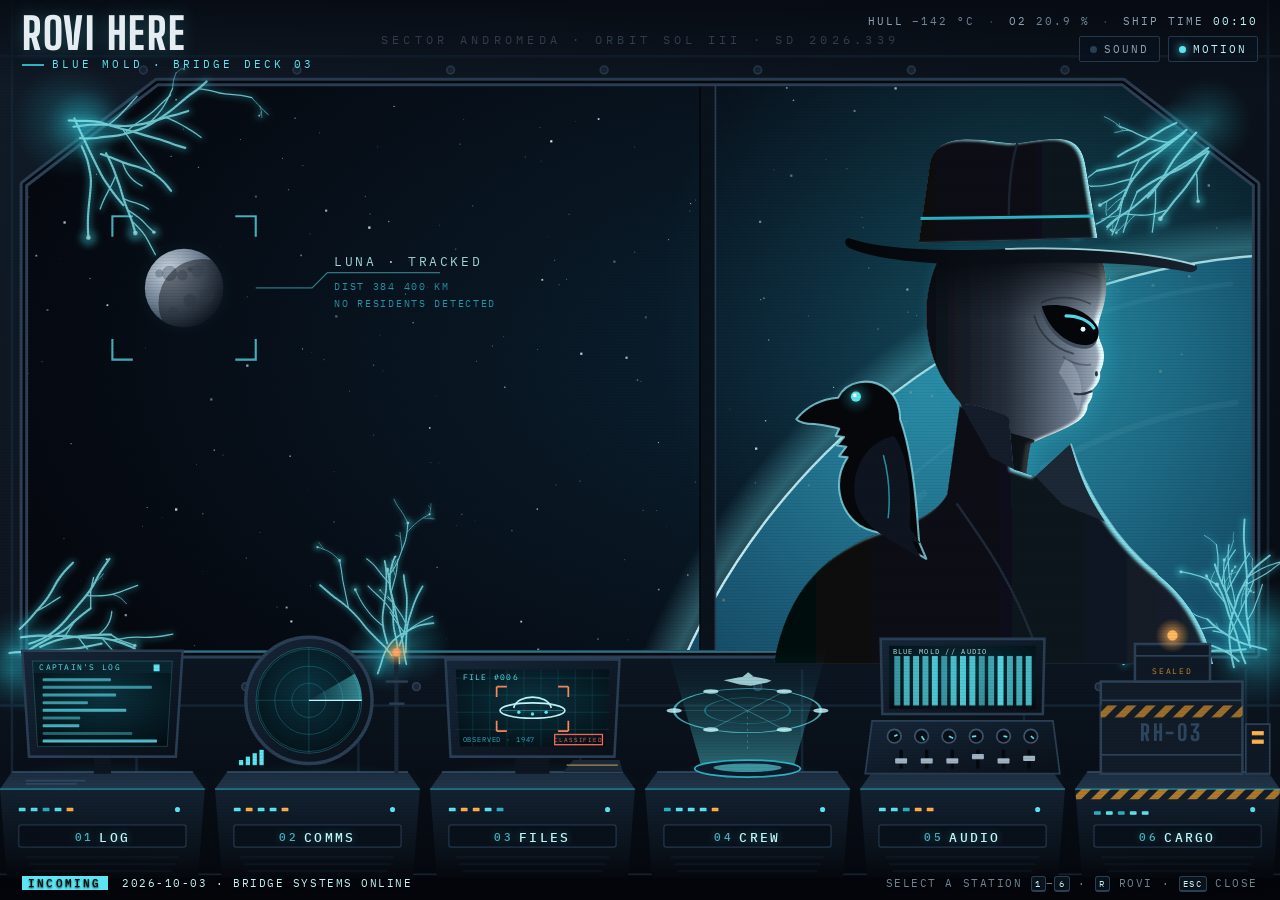
<file: index.html>
<!doctype html>
<html lang="en" class="no-js">
<head>
<meta charset="utf-8">
<meta name="viewport" content="width=device-width, initial-scale=1, viewport-fit=cover">
<title>Rovi Here · Bridge of the Blue Mold</title>
<meta name="description" content="Step onto the bridge of the Blue Mold. Rovi Here, a grey observer from Sector Andromeda, and Shadow, his cybernetic raven: Rovi on Earth Files, Blue Mold sci-fi horror metalcore, comms and cargo bay.">
<meta name="theme-color" content="#05080F">
<meta name="color-scheme" content="dark">
<!-- SITE-URL: run `python3 tools/set_site_url.py https://USER.github.io/REPO/` to make og:image / og:url absolute (needed by X, Facebook, Discord previews) -->
<link rel="canonical" href="https://kkruk93-ux.github.io/">
<meta property="og:type" content="website">
<meta property="og:site_name" content="Rovi Here">
<meta property="og:title" content="Rovi Here · Bridge of the Blue Mold">
<meta property="og:description" content="The file or nothing. Step onto the bridge: Rovi on Earth Files, Blue Mold music, comms and cargo bay.">
<meta property="og:url" content="https://kkruk93-ux.github.io/">
<meta property="og:image" content="https://kkruk93-ux.github.io/assets/img/og-image.png">
<meta property="og:image:width" content="1200">
<meta property="og:image:height" content="630">
<meta property="og:image:alt" content="Rovi Here, a grey alien in a black fedora with Shadow the cybernetic raven, aboard the Blue Mold above Earth.">
<meta name="twitter:card" content="summary_large_image">
<meta name="twitter:site" content="@RoviHere">
<meta name="twitter:title" content="Rovi Here · Bridge of the Blue Mold">
<meta name="twitter:description" content="The file or nothing. Step onto the bridge of the Blue Mold.">
<meta name="twitter:image" content="https://kkruk93-ux.github.io/assets/img/og-image.png">
<link rel="icon" href="assets/img/favicon-32.png" sizes="32x32" type="image/png">
<link rel="icon" href="assets/img/icon-192.png" sizes="192x192" type="image/png">
<link rel="apple-touch-icon" href="assets/img/apple-touch-icon.png">
<link rel="manifest" href="site.webmanifest">
<link rel="preload" href="assets/fonts/BigShouldersDisplay-var.woff2" as="font" type="font/woff2" crossorigin>
<link rel="preload" href="assets/fonts/IBMPlexMono-Regular-Latin1.woff2" as="font" type="font/woff2" crossorigin>
<link rel="stylesheet" href="css/style.css">
<script>document.documentElement.classList.replace('no-js','js');try{if(localStorage.getItem('rh-motion')==='off')document.documentElement.classList.add('rm')}catch(e){}</script>
</head>
<body>
<a class="skip" href="#stations">Skip to bridge stations</a>

<main id="app" class="app">
  <canvas id="stars" class="stars" aria-hidden="true"></canvas>

  <svg id="scene" class="scene" viewBox="0 0 1600 900" preserveAspectRatio="xMidYMid slice" aria-hidden="true" focusable="false" xmlns="http://www.w3.org/2000/svg">
<!-- SCENE:START -->
<defs>
<linearGradient id="gDeskFront" x1="0" y1="0" x2="0" y2="1"><stop offset="0" stop-color="#132232"/><stop offset="1" stop-color="#060A10"/></linearGradient>
<linearGradient id="gDeskTop" x1="0" y1="0" x2="0" y2="1"><stop offset="0" stop-color="#1B2C3E"/><stop offset="1" stop-color="#22374C"/></linearGradient>
<linearGradient id="gBezel" x1="0" y1="0" x2="1" y2="1"><stop offset="0" stop-color="#16273A"/><stop offset="1" stop-color="#090F17"/></linearGradient>
<radialGradient id="gScreen" cx="50%" cy="40%" r="75%"><stop offset="0" stop-color="#0B3340"/><stop offset="1" stop-color="#030C12"/></radialGradient>
<radialGradient id="gGlow" cx="50%" cy="50%" r="50%"><stop offset="0" stop-color="#5CE6F2" stop-opacity=".55"/><stop offset=".45" stop-color="#2BB3C4" stop-opacity=".18"/><stop offset="1" stop-color="#1E7F94" stop-opacity="0"/></radialGradient>
<radialGradient id="gGlowSoft" cx="50%" cy="50%" r="50%"><stop offset="0" stop-color="#2BB3C4" stop-opacity=".35"/><stop offset="1" stop-color="#1E7F94" stop-opacity="0"/></radialGradient>
<radialGradient id="gAmber" cx="50%" cy="50%" r="50%"><stop offset="0" stop-color="#FFC46B" stop-opacity=".8"/><stop offset="1" stop-color="#FF9A3C" stop-opacity="0"/></radialGradient>
<linearGradient id="gSweep" x1="0" y1="0" x2="1" y2="0"><stop offset="0" stop-color="#5CE6F2" stop-opacity="0"/><stop offset="1" stop-color="#5CE6F2" stop-opacity=".55"/></linearGradient>
<linearGradient id="gHolo" x1="0" y1="1" x2="0" y2="0"><stop offset="0" stop-color="#5CE6F2" stop-opacity=".42"/><stop offset=".7" stop-color="#2BB3C4" stop-opacity=".08"/><stop offset="1" stop-color="#2BB3C4" stop-opacity="0"/></linearGradient>
<pattern id="pHazard" width="16" height="16" patternUnits="userSpaceOnUse" patternTransform="rotate(45)"><rect width="16" height="16" fill="#151C24"/><rect width="8" height="16" fill="#C98A2E"/></pattern>
<radialGradient id="gEarth" cx="22%" cy="10%" r="95%"><stop offset="0" stop-color="#2A86A3"/><stop offset=".35" stop-color="#0F3A55"/><stop offset="1" stop-color="#030810"/></radialGradient>
<radialGradient id="gEarthAtm" cx="50%" cy="50%" r="50%"><stop offset=".9" stop-color="#6FDDEB" stop-opacity="0"/><stop offset=".955" stop-color="#6FDDEB" stop-opacity=".35"/><stop offset="1" stop-color="#6FDDEB" stop-opacity="0"/></radialGradient>
<clipPath id="cEarth"><circle r="1000"/></clipPath>
<linearGradient id="gHull" x1="0" y1="0" x2="1" y2="1"><stop offset="0" stop-color="#111C29"/><stop offset="1" stop-color="#060A10"/></linearGradient>
<linearGradient id="gWall" x1="0" y1="0" x2="0" y2="1"><stop offset="0" stop-color="#0C1622"/><stop offset="1" stop-color="#04070C"/></linearGradient>
<filter id="veinglowM" x="-0.3" y="-0.3" width="1.6" height="1.6" color-interpolation-filters="sRGB"><feGaussianBlur stdDeviation="4"/></filter>
    <filter id="softR" x="-0.2" y="-0.2" width="1.4" height="1.4"><feGaussianBlur stdDeviation="2.2"/></filter>
    <filter id="glowR" x="-0.5" y="-0.5" width="2" height="2"><feGaussianBlur stdDeviation="14"/></filter>
    <filter id="eyeglowR" x="-3" y="-3" width="7" height="7"><feGaussianBlur stdDeviation="10"/></filter>
    <linearGradient id="skinR" gradientUnits="userSpaceOnUse" x1="380" y1="0" x2="672" y2="0">
      <stop offset="0" stop-color="#0A0E15"/><stop offset=".45" stop-color="#262F3B"/><stop offset=".8" stop-color="#6A7889"/><stop offset="1" stop-color="#A9B7C7"/></linearGradient>
    <linearGradient id="brimshR" gradientUnits="userSpaceOnUse" x1="0" y1="350" x2="0" y2="460">
      <stop offset="0" stop-color="#05080D" stop-opacity=".95"/><stop offset="1" stop-color="#0A0F17" stop-opacity="0"/></linearGradient>
    <linearGradient id="coatgR" gradientUnits="userSpaceOnUse" x1="120" y1="0" x2="840" y2="0">
      <stop offset="0" stop-color="#05070B"/><stop offset=".7" stop-color="#0D141E"/><stop offset="1" stop-color="#18222F"/></linearGradient>
    <linearGradient id="hatgR" gradientUnits="userSpaceOnUse" x1="240" y1="0" x2="820" y2="0">
      <stop offset="0" stop-color="#04060A"/><stop offset=".75" stop-color="#0E151F"/><stop offset="1" stop-color="#1A2532"/></linearGradient>
    <clipPath id="headcR"><path d="M 392 356 C 360 420 364 500 400 560 C 424 598 452 622 472 640 L 474 790 L 534 790 C 532 740 534 700 542 662 C 562 652 592 642 612 630 C 628 622 636 610 636 598 C 642 590 646 582 643 574 C 652 566 658 556 656 545 C 663 530 665 515 659 500 C 652 485 651 470 657 452 C 665 430 670 400 662 368 L 658 356 Z"/></clipPath>
<clipPath id="cheadR"><path d="M 392 356 C 360 420 364 500 400 560 C 424 598 452 622 472 640 L 474 790 L 534 790 C 532 740 534 700 542 662 C 562 652 592 642 612 630 C 628 622 636 610 636 598 C 642 590 646 582 643 574 C 652 566 658 556 656 545 C 663 530 665 515 659 500 C 652 485 651 470 657 452 C 665 430 670 400 662 368 L 658 356 Z"/></clipPath>
<clipPath id="ccoatR"><path d="M 120 1024 C 140 905 205 835 315 802 C 362 788 392 770 405 745 L 426 596 C 452 598 484 606 506 618 L 514 704 L 550 716 L 608 662 C 632 740 682 822 750 876 C 800 916 830 966 842 1024 Z"/></clipPath>
<clipPath id="ccrownR"><path d="M 358 332 L 376 204 C 380 178 398 164 428 162 C 470 160 500 170 520 168 C 548 164 580 158 598 162 C 618 166 628 180 632 204 L 652 324 Z"/></clipPath></defs>
<g id="L-earth"><g id="moon">
<radialGradient id="gMoon" cx="30%" cy="28%" r="80%"><stop offset="0" stop-color="#C7D3DE"/><stop offset=".55" stop-color="#6F8193"/><stop offset="1" stop-color="#1A2633"/></radialGradient>
<clipPath id="cMoon"><circle r="46"/></clipPath>
<circle r="58" fill="url(#gGlowSoft)" opacity=".6"/>
<circle r="46" fill="url(#gMoon)"/><g clip-path="url(#cMoon)"><circle cx="7" cy="15" r="7.8" fill="#4F5F70" opacity="0.49"/><circle cx="14" cy="25" r="3.2" fill="#4F5F70" opacity="0.37"/><circle cx="27" cy="9" r="8.4" fill="#4F5F70" opacity="0.28"/><circle cx="-2" cy="-15" r="6.3" fill="#4F5F70" opacity="0.39"/><circle cx="-29" cy="-17" r="4.7" fill="#4F5F70" opacity="0.48"/><circle cx="16" cy="-20" r="7.8" fill="#4F5F70" opacity="0.28"/><circle cx="7" cy="-22" r="3.0" fill="#4F5F70" opacity="0.47"/><circle cx="-17" cy="-17" r="8.9" fill="#4F5F70" opacity="0.47"/><circle cx="-13" cy="28" r="6.2" fill="#4F5F70" opacity="0.42"/><circle cx="22" cy="18" r="52" fill="#05080F" opacity=".45"/></g>
<g class="reticle"><path d="M -84 -60 V -84 H -60 M 60 -84 H 84 V -60 M 84 60 V 84 H 60 M -60 84 H -84 V 60" fill="none" stroke="#5CE6F2" stroke-width="2.5" opacity=".75"/></g>
<path d="M 84 0 H 150 L 168 -18 H 300" fill="none" stroke="#5CE6F2" stroke-width="1.5" opacity=".5"/>
<text x="176" y="-26" class="svgmono" font-size="15" letter-spacing="3" fill="#BFF6FA" opacity=".85">LUNA · TRACKED</text>
<text x="176" y="2" class="svgmono" font-size="12" letter-spacing="2" fill="#2BB3C4" opacity=".8">DIST 384 400 KM</text>
<text class="led svgmono" style="--t:2s" x="176" y="22" font-size="12" letter-spacing="2" fill="#2BB3C4" opacity=".8">NO RESIDENTS DETECTED</text>
</g><g id="earth"><circle r="1060" fill="url(#gEarthAtm)"/><circle r="1000" fill="url(#gEarth)"/><g clip-path="url(#cEarth)"><g class="earth-spin"><g fill="none" stroke="#CFEFF5" stroke-linecap="round" opacity=".09"><path d="M 495 689 A 848 848 0 0 1 233 815" stroke-width="5"/><path d="M -593 667 A 893 893 0 0 1 -691 565" stroke-width="9"/><path d="M -720 319 A 788 788 0 0 1 -762 199" stroke-width="5"/><path d="M 404 -770 A 869 869 0 0 1 534 -686" stroke-width="6"/><path d="M 863 -294 A 912 912 0 0 1 912 -7" stroke-width="8"/><path d="M 943 284 A 985 985 0 0 1 752 636" stroke-width="7"/><path d="M 598 546 A 810 810 0 0 1 454 671" stroke-width="11"/><path d="M -713 -401 A 818 818 0 0 1 -538 -616" stroke-width="7"/><path d="M 826 344 A 895 895 0 0 1 762 470" stroke-width="6"/><path d="M -829 406 A 923 923 0 0 1 -901 198" stroke-width="9"/><path d="M -269 833 A 875 875 0 0 1 -565 668" stroke-width="10"/><path d="M -742 -375 A 831 831 0 0 1 -595 -580" stroke-width="12"/><path d="M -220 907 A 933 933 0 0 1 -591 722" stroke-width="5"/><path d="M 39 -867 A 868 868 0 0 1 200 -845" stroke-width="8"/><path d="M -387 -686 A 788 788 0 0 1 -105 -781" stroke-width="9"/><path d="M -376 888 A 964 964 0 0 1 -663 700" stroke-width="9"/><path d="M -868 245 A 902 902 0 0 1 -894 -115" stroke-width="13"/><path d="M -452 -755 A 880 880 0 0 1 -327 -817" stroke-width="10"/><path d="M 915 -40 A 916 916 0 0 1 859 318" stroke-width="7"/><path d="M -421 -751 A 861 861 0 0 1 -307 -804" stroke-width="8"/><path d="M 604 547 A 815 815 0 0 1 511 636" stroke-width="11"/><path d="M 12 807 A 807 807 0 0 1 -198 783" stroke-width="12"/><path d="M -757 250 A 797 797 0 0 1 -797 6" stroke-width="12"/><path d="M 625 -718 A 952 952 0 0 1 771 -559" stroke-width="8"/><path d="M 639 -569 A 855 855 0 0 1 820 -242" stroke-width="5"/><path d="M 92 812 A 817 817 0 0 1 -81 813" stroke-width="8"/><path d="M -72 901 A 904 904 0 0 1 -198 882" stroke-width="8"/><path d="M -784 -347 A 858 858 0 0 1 -562 -648" stroke-width="10"/><path d="M -657 -598 A 888 888 0 0 1 -410 -788" stroke-width="4"/><path d="M 181 -952 A 969 969 0 0 1 549 -798" stroke-width="11"/><path d="M -694 511 A 862 862 0 0 1 -772 385" stroke-width="10"/><path d="M 723 326 A 793 793 0 0 1 642 466" stroke-width="5"/><path d="M 805 276 A 851 851 0 0 1 759 386" stroke-width="5"/><path d="M -525 606 A 801 801 0 0 1 -608 522" stroke-width="12"/><path d="M 541 730 A 909 909 0 0 1 369 830" stroke-width="7"/><path d="M 614 597 A 856 856 0 0 1 328 791" stroke-width="13"/><path d="M -873 89 A 878 878 0 0 1 -876 -57" stroke-width="5"/><path d="M -79 848 A 852 852 0 0 1 -403 751" stroke-width="5"/><path d="M 748 -238 A 785 785 0 0 1 785 -2" stroke-width="5"/><path d="M 881 151 A 894 894 0 0 1 795 409" stroke-width="13"/><path d="M -319 -907 A 961 961 0 0 1 -112 -955" stroke-width="7"/><path d="M 112 -807 A 815 815 0 0 1 351 -736" stroke-width="11"/><path d="M 143 837 A 849 849 0 0 1 -190 828" stroke-width="13"/><path d="M 331 -900 A 959 959 0 0 1 653 -702" stroke-width="11"/><path d="M -823 -92 A 828 828 0 0 1 -774 -293" stroke-width="4"/><path d="M -144 772 A 786 786 0 0 1 -310 722" stroke-width="10"/></g><g fill="#F3C98B"><circle cx="-930" cy="320" r="2.2" opacity="0.69"/><circle cx="-649" cy="739" r="1.2" opacity="0.35"/><circle cx="248" cy="842" r="1.8" opacity="0.66"/><circle cx="-960" cy="124" r="1.8" opacity="0.61"/><circle cx="-459" cy="-729" r="2.2" opacity="0.60"/><circle cx="-946" cy="131" r="1.1" opacity="0.61"/><circle cx="281" cy="-851" r="2.3" opacity="0.43"/><circle cx="856" cy="-297" r="1.9" opacity="0.33"/><circle cx="505" cy="706" r="2.2" opacity="0.61"/><circle cx="403" cy="-772" r="2.3" opacity="0.55"/><circle cx="-857" cy="-271" r="1.1" opacity="0.26"/><circle cx="-581" cy="-796" r="1.6" opacity="0.67"/><circle cx="631" cy="-657" r="2.1" opacity="0.34"/><circle cx="-236" cy="853" r="1.2" opacity="0.51"/><circle cx="-774" cy="432" r="1.1" opacity="0.66"/><circle cx="-869" cy="234" r="1.7" opacity="0.66"/><circle cx="790" cy="-449" r="1.6" opacity="0.49"/><circle cx="917" cy="108" r="1.5" opacity="0.33"/><circle cx="259" cy="-810" r="1.1" opacity="0.46"/><circle cx="-892" cy="-331" r="1.4" opacity="0.48"/><circle cx="198" cy="-906" r="1.0" opacity="0.50"/><circle cx="-149" cy="872" r="2.0" opacity="0.48"/><circle cx="58" cy="-927" r="2.2" opacity="0.45"/><circle cx="-935" cy="-33" r="1.6" opacity="0.56"/><circle cx="-893" cy="-190" r="1.6" opacity="0.67"/><circle cx="677" cy="-664" r="2.2" opacity="0.37"/><circle cx="870" cy="-324" r="2.1" opacity="0.31"/><circle cx="-810" cy="308" r="1.0" opacity="0.36"/><circle cx="-417" cy="-752" r="2.0" opacity="0.65"/><circle cx="-184" cy="-852" r="1.8" opacity="0.31"/><circle cx="953" cy="-197" r="1.2" opacity="0.68"/><circle cx="-903" cy="72" r="2.3" opacity="0.62"/><circle cx="-793" cy="364" r="1.6" opacity="0.40"/><circle cx="-366" cy="797" r="1.9" opacity="0.26"/><circle cx="-863" cy="339" r="0.9" opacity="0.40"/><circle cx="-935" cy="-72" r="1.0" opacity="0.69"/><circle cx="945" cy="-170" r="1.0" opacity="0.37"/><circle cx="155" cy="-841" r="1.3" opacity="0.31"/><circle cx="772" cy="-480" r="2.0" opacity="0.37"/><circle cx="761" cy="-424" r="1.7" opacity="0.57"/><circle cx="807" cy="305" r="1.9" opacity="0.44"/><circle cx="796" cy="-325" r="1.8" opacity="0.61"/><circle cx="533" cy="-677" r="1.0" opacity="0.64"/><circle cx="-485" cy="774" r="1.7" opacity="0.67"/><circle cx="611" cy="644" r="1.6" opacity="0.36"/><circle cx="457" cy="735" r="1.0" opacity="0.34"/><circle cx="-303" cy="841" r="2.0" opacity="0.38"/><circle cx="403" cy="827" r="1.4" opacity="0.26"/><circle cx="881" cy="85" r="1.9" opacity="0.50"/><circle cx="-866" cy="138" r="2.2" opacity="0.30"/><circle cx="-878" cy="399" r="1.6" opacity="0.63"/><circle cx="-904" cy="-38" r="1.9" opacity="0.69"/><circle cx="444" cy="-781" r="1.9" opacity="0.54"/><circle cx="-522" cy="742" r="1.0" opacity="0.31"/><circle cx="-49" cy="-858" r="1.3" opacity="0.32"/><circle cx="468" cy="-724" r="2.1" opacity="0.55"/><circle cx="44" cy="888" r="1.3" opacity="0.46"/><circle cx="-822" cy="291" r="1.3" opacity="0.68"/><circle cx="-943" cy="-287" r="1.2" opacity="0.68"/><circle cx="-555" cy="700" r="0.9" opacity="0.42"/><circle cx="-916" cy="-16" r="1.2" opacity="0.48"/><circle cx="-76" cy="847" r="1.0" opacity="0.43"/><circle cx="847" cy="121" r="1.3" opacity="0.35"/><circle cx="-916" cy="-170" r="2.0" opacity="0.55"/><circle cx="689" cy="-654" r="1.4" opacity="0.40"/><circle cx="583" cy="797" r="1.9" opacity="0.54"/><circle cx="437" cy="-736" r="2.1" opacity="0.53"/><circle cx="363" cy="-881" r="1.1" opacity="0.49"/><circle cx="468" cy="-793" r="2.0" opacity="0.62"/><circle cx="728" cy="-581" r="1.9" opacity="0.56"/><circle cx="865" cy="172" r="1.1" opacity="0.41"/><circle cx="444" cy="-742" r="1.7" opacity="0.53"/><circle cx="-396" cy="-850" r="1.6" opacity="0.25"/><circle cx="-10" cy="-962" r="1.6" opacity="0.49"/><circle cx="862" cy="380" r="1.9" opacity="0.36"/><circle cx="-84" cy="856" r="1.9" opacity="0.34"/><circle cx="943" cy="-145" r="1.6" opacity="0.42"/><circle cx="-371" cy="-839" r="2.0" opacity="0.53"/><circle cx="831" cy="440" r="1.1" opacity="0.36"/><circle cx="-320" cy="899" r="1.7" opacity="0.26"/><circle cx="-101" cy="853" r="1.8" opacity="0.56"/><circle cx="-240" cy="914" r="1.6" opacity="0.46"/><circle cx="673" cy="620" r="2.2" opacity="0.34"/><circle cx="909" cy="-385" r="0.9" opacity="0.46"/><circle cx="945" cy="-192" r="1.5" opacity="0.37"/><circle cx="828" cy="-295" r="1.2" opacity="0.51"/><circle cx="-860" cy="-131" r="2.2" opacity="0.31"/><circle cx="-963" cy="-53" r="2.1" opacity="0.57"/><circle cx="706" cy="-529" r="1.6" opacity="0.26"/><circle cx="-849" cy="44" r="1.5" opacity="0.39"/><circle cx="-484" cy="722" r="1.3" opacity="0.63"/><circle cx="4" cy="-850" r="2.1" opacity="0.30"/><circle cx="-226" cy="-953" r="2.2" opacity="0.38"/><circle cx="-705" cy="562" r="2.3" opacity="0.52"/><circle cx="-810" cy="393" r="1.3" opacity="0.27"/><circle cx="438" cy="-745" r="1.3" opacity="0.67"/><circle cx="-87" cy="881" r="1.6" opacity="0.34"/><circle cx="868" cy="-245" r="2.1" opacity="0.62"/><circle cx="803" cy="-486" r="2.2" opacity="0.50"/><circle cx="905" cy="291" r="1.9" opacity="0.45"/><circle cx="-588" cy="-753" r="1.3" opacity="0.27"/><circle cx="683" cy="703" r="1.6" opacity="0.40"/><circle cx="-61" cy="-890" r="2.3" opacity="0.37"/><circle cx="-296" cy="894" r="1.7" opacity="0.43"/><circle cx="460" cy="742" r="1.2" opacity="0.66"/><circle cx="172" cy="903" r="2.2" opacity="0.70"/><circle cx="584" cy="702" r="1.2" opacity="0.29"/><circle cx="755" cy="486" r="1.2" opacity="0.37"/><circle cx="706" cy="-605" r="1.9" opacity="0.44"/><circle cx="-897" cy="-137" r="1.4" opacity="0.40"/><circle cx="-148" cy="846" r="2.3" opacity="0.31"/><circle cx="-632" cy="-670" r="2.1" opacity="0.35"/><circle cx="9" cy="888" r="1.5" opacity="0.45"/><circle cx="572" cy="-800" r="2.1" opacity="0.26"/><circle cx="-215" cy="-827" r="2.2" opacity="0.46"/><circle cx="932" cy="1" r="1.4" opacity="0.67"/><circle cx="594" cy="-761" r="2.3" opacity="0.36"/><circle cx="489" cy="714" r="1.6" opacity="0.56"/><circle cx="-173" cy="-966" r="1.8" opacity="0.59"/><circle cx="-867" cy="-291" r="1.0" opacity="0.60"/><circle cx="773" cy="-426" r="1.8" opacity="0.39"/><circle cx="-10" cy="868" r="1.8" opacity="0.56"/><circle cx="782" cy="370" r="1.6" opacity="0.51"/><circle cx="149" cy="892" r="1.7" opacity="0.25"/><circle cx="-865" cy="218" r="2.2" opacity="0.54"/><circle cx="-962" cy="150" r="1.2" opacity="0.36"/><circle cx="-277" cy="-945" r="1.3" opacity="0.26"/><circle cx="-420" cy="-818" r="1.5" opacity="0.37"/><circle cx="841" cy="-427" r="1.2" opacity="0.27"/><circle cx="-788" cy="430" r="1.9" opacity="0.34"/><circle cx="-66" cy="-959" r="1.6" opacity="0.34"/><circle cx="-373" cy="913" r="2.0" opacity="0.35"/><circle cx="58" cy="-879" r="1.3" opacity="0.68"/><circle cx="353" cy="849" r="1.2" opacity="0.44"/><circle cx="895" cy="-298" r="1.1" opacity="0.43"/><circle cx="868" cy="-142" r="1.1" opacity="0.27"/><circle cx="-673" cy="533" r="2.2" opacity="0.65"/><circle cx="952" cy="-15" r="2.2" opacity="0.40"/><circle cx="806" cy="-343" r="1.9" opacity="0.26"/><circle cx="-682" cy="651" r="1.4" opacity="0.40"/><circle cx="874" cy="16" r="1.3" opacity="0.41"/><circle cx="701" cy="690" r="2.2" opacity="0.34"/><circle cx="391" cy="-810" r="2.1" opacity="0.44"/><circle cx="-845" cy="142" r="1.4" opacity="0.66"/><circle cx="-577" cy="661" r="2.2" opacity="0.26"/><circle cx="344" cy="-840" r="2.0" opacity="0.27"/><circle cx="790" cy="328" r="2.2" opacity="0.37"/><circle cx="767" cy="-568" r="1.4" opacity="0.37"/><circle cx="-730" cy="-660" r="1.3" opacity="0.57"/><circle cx="-143" cy="883" r="0.9" opacity="0.59"/><circle cx="-652" cy="-730" r="2.2" opacity="0.26"/><circle cx="-872" cy="137" r="2.2" opacity="0.68"/><circle cx="-6" cy="904" r="1.5" opacity="0.47"/><circle cx="401" cy="894" r="2.0" opacity="0.58"/><circle cx="138" cy="-955" r="1.8" opacity="0.40"/><circle cx="-578" cy="683" r="2.0" opacity="0.29"/><circle cx="16" cy="-877" r="1.2" opacity="0.28"/><circle cx="-808" cy="-277" r="1.4" opacity="0.69"/><circle cx="971" cy="-74" r="1.3" opacity="0.29"/><circle cx="-863" cy="8" r="1.9" opacity="0.45"/><circle cx="-765" cy="441" r="1.8" opacity="0.55"/><circle cx="546" cy="-783" r="1.8" opacity="0.30"/><circle cx="-263" cy="931" r="1.7" opacity="0.42"/><circle cx="299" cy="905" r="1.2" opacity="0.36"/><circle cx="651" cy="-580" r="1.7" opacity="0.40"/><circle cx="904" cy="-43" r="1.6" opacity="0.35"/><circle cx="-550" cy="-791" r="2.3" opacity="0.30"/><circle cx="386" cy="-831" r="2.1" opacity="0.66"/><circle cx="-232" cy="824" r="1.1" opacity="0.34"/><circle cx="-855" cy="-492" r="2.2" opacity="0.42"/><circle cx="-922" cy="305" r="1.3" opacity="0.60"/><circle cx="773" cy="606" r="1.7" opacity="0.53"/><circle cx="-597" cy="647" r="1.1" opacity="0.34"/><circle cx="-718" cy="-518" r="1.8" opacity="0.34"/><circle cx="-397" cy="753" r="1.8" opacity="0.33"/><circle cx="258" cy="856" r="2.0" opacity="0.50"/><circle cx="690" cy="511" r="1.5" opacity="0.50"/><circle cx="790" cy="509" r="1.1" opacity="0.56"/><circle cx="-188" cy="888" r="1.3" opacity="0.68"/><circle cx="-817" cy="-363" r="1.4" opacity="0.44"/><circle cx="971" cy="-21" r="1.4" opacity="0.34"/><circle cx="273" cy="912" r="0.9" opacity="0.66"/><circle cx="389" cy="-822" r="1.5" opacity="0.65"/><circle cx="478" cy="780" r="0.9" opacity="0.50"/><circle cx="793" cy="-505" r="1.0" opacity="0.53"/><circle cx="-902" cy="-25" r="1.1" opacity="0.38"/><circle cx="824" cy="-416" r="1.1" opacity="0.47"/><circle cx="942" cy="-199" r="1.2" opacity="0.31"/><circle cx="970" cy="-150" r="1.6" opacity="0.27"/><circle cx="-747" cy="634" r="2.2" opacity="0.53"/><circle cx="516" cy="816" r="2.0" opacity="0.35"/><circle cx="516" cy="-746" r="2.1" opacity="0.33"/><circle cx="-712" cy="519" r="1.6" opacity="0.42"/><circle cx="16" cy="867" r="1.9" opacity="0.65"/><circle cx="-791" cy="-327" r="2.0" opacity="0.27"/><circle cx="715" cy="652" r="1.7" opacity="0.50"/><circle cx="-324" cy="880" r="1.5" opacity="0.51"/><circle cx="-493" cy="-764" r="1.5" opacity="0.45"/><circle cx="-626" cy="-580" r="1.6" opacity="0.36"/><circle cx="179" cy="-940" r="1.5" opacity="0.33"/><circle cx="717" cy="571" r="1.1" opacity="0.44"/><circle cx="-806" cy="308" r="1.6" opacity="0.27"/><circle cx="816" cy="464" r="1.9" opacity="0.60"/><circle cx="869" cy="308" r="1.6" opacity="0.42"/><circle cx="645" cy="742" r="2.1" opacity="0.70"/><circle cx="378" cy="-874" r="1.2" opacity="0.69"/><circle cx="885" cy="-247" r="2.2" opacity="0.32"/><circle cx="870" cy="-406" r="1.0" opacity="0.41"/><circle cx="518" cy="803" r="2.2" opacity="0.37"/><circle cx="598" cy="757" r="1.6" opacity="0.66"/><circle cx="-71" cy="876" r="1.6" opacity="0.39"/><circle cx="354" cy="778" r="1.1" opacity="0.67"/><circle cx="748" cy="-577" r="1.1" opacity="0.60"/><circle cx="-850" cy="-166" r="1.8" opacity="0.41"/><circle cx="-914" cy="-330" r="1.7" opacity="0.65"/><circle cx="864" cy="-38" r="1.8" opacity="0.43"/><circle cx="-89" cy="958" r="2.3" opacity="0.51"/><circle cx="83" cy="-897" r="1.5" opacity="0.33"/><circle cx="911" cy="285" r="2.0" opacity="0.36"/><circle cx="935" cy="-94" r="1.7" opacity="0.55"/></g></g><circle r="1000" fill="url(#gEarth)" opacity=".35"/></g><circle r="999" fill="none" stroke="#D5FBFF" stroke-width="3.5" opacity=".9"/></g></g>
<g id="L-glow"></g>
<g id="L-hull"></g>
<g id="L-mold"><g id="moldTL" class="mold" style="--md:0.0s"><g class="mold-blobs"><circle cx="-20" cy="-14" r="68" fill="url(#gGlowSoft)"/><circle cx="1" cy="-11" r="43" fill="url(#gGlowSoft)"/><circle cx="-8" cy="-6" r="44" fill="url(#gGlowSoft)"/></g><g class="mold-veins"><g filter="url(#veinglowM)" opacity="0.38"><path d="M 42.7 1.4 Q 53.0 -8.7 59.1 -12.4 Q 65.2 -16.2 70.9 -20.5 Q 76.7 -24.8 81.8 -29.8 Q 87.0 -34.8 92.2 -39.7 L 97.5 -44.6" stroke="#2BB3C4" stroke-width="4.7" fill="none" stroke-linecap="round"/><path d="M 109.6 -75.2 Q 110.5 -75.4 110.9 -75.3 Q 111.4 -75.3 111.8 -75.3 Q 112.3 -75.2 112.8 -75.2 L 113.2 -75.2" stroke="#2BB3C4" stroke-width="1.1" fill="none" stroke-linecap="round"/><circle cx="113.2" cy="-75.2" r="3.1" fill="#3FD6E0"/><path d="M 104.0 -70.8 Q 105.4 -71.8 106.2 -72.3 Q 106.9 -72.8 107.7 -73.3 Q 108.4 -73.9 109.0 -74.6 L 109.6 -75.2" stroke="#2BB3C4" stroke-width="1.8" fill="none" stroke-linecap="round"/><path d="M 99.8 -52.3 Q 100.3 -57.0 100.6 -59.4 Q 100.9 -61.8 101.6 -64.0 Q 102.3 -66.3 103.2 -68.5 L 104.0 -70.8" stroke="#2BB3C4" stroke-width="2.9" fill="none" stroke-linecap="round"/><path d="M 67.4 -6.6 Q 77.4 -16.6 82.2 -21.8 Q 87.0 -27.1 90.5 -33.2 Q 94.0 -39.4 96.9 -45.9 L 99.8 -52.3" stroke="#2BB3C4" stroke-width="4.7" fill="none" stroke-linecap="round"/><path d="M 204.0 -25.1 Q 203.5 -23.8 203.2 -23.2 Q 202.9 -22.6 202.6 -22.0 Q 202.2 -21.4 201.8 -20.9 L 201.4 -20.3" stroke="#2BB3C4" stroke-width="1.1" fill="none" stroke-linecap="round"/><circle cx="201.4" cy="-20.3" r="3.1" fill="#3FD6E0"/><path d="M 202.1 -31.5 Q 203.3 -28.4 203.6 -26.7 Q 204.0 -25.1 204.1 -23.4 Q 204.2 -21.7 204.3 -20.0 L 204.4 -18.3" stroke="#2BB3C4" stroke-width="1.8" fill="none" stroke-linecap="round"/><path d="M 192.6 -41.6 Q 197.1 -36.3 199.6 -33.9 Q 202.1 -31.5 204.4 -28.9 Q 206.7 -26.3 209.3 -24.1 L 212.0 -21.8" stroke="#2BB3C4" stroke-width="2.9" fill="none" stroke-linecap="round"/><path d="M 130.4 -51.8 Q 143.0 -50.5 149.0 -48.7 Q 155.1 -46.8 161.4 -46.0 Q 167.6 -45.2 173.9 -44.8 Q 180.2 -44.3 186.4 -43.0 L 192.6 -41.6" stroke="#2BB3C4" stroke-width="4.7" fill="none" stroke-linecap="round"/><path d="M -8.6 5.9 Q 4.3 6.7 10.7 5.7 Q 17.1 4.6 23.5 4.2 Q 30.0 3.8 36.4 2.6 Q 42.7 1.4 49.0 -0.4 Q 55.2 -2.3 61.3 -4.4 Q 67.4 -6.6 73.0 -9.8 Q 78.6 -13.0 84.0 -16.6 Q 89.4 -20.1 94.6 -24.0 Q 99.8 -27.9 104.7 -32.1 Q 109.6 -36.4 114.6 -40.5 Q 119.5 -44.7 124.9 -48.2 Q 130.4 -51.8 135.1 -56.2 L 139.8 -60.6" stroke="#2BB3C4" stroke-width="7.6" fill="none" stroke-linecap="round"/><path d="M 41.1 34.4 Q 44.3 43.1 46.8 47.0 Q 49.3 50.9 52.7 54.1 Q 56.0 57.4 60.1 59.6 L 64.1 61.8" stroke="#2BB3C4" stroke-width="4.7" fill="none" stroke-linecap="round"/><path d="M 15.8 24.5 Q 28.7 28.8 34.9 31.6 Q 41.1 34.4 47.6 36.3 Q 54.1 38.2 60.6 40.1 Q 67.1 42.1 73.2 45.2 Q 79.2 48.2 84.5 52.6 Q 89.7 56.9 93.9 62.3 L 98.1 67.6" stroke="#2BB3C4" stroke-width="7.6" fill="none" stroke-linecap="round"/><path d="M 41.0 -4.9 Q 50.3 7.6 54.6 14.1 Q 58.8 20.6 64.0 26.5 Q 69.2 32.3 73.7 38.6 L 78.3 44.9" stroke="#2BB3C4" stroke-width="4.7" fill="none" stroke-linecap="round"/><path d="M -21.8 -15.0 Q -9.0 -14.4 -2.6 -14.3 Q 3.8 -14.3 10.2 -13.4 Q 16.5 -12.5 22.6 -10.4 Q 28.7 -8.4 34.9 -6.6 Q 41.0 -4.9 47.3 -3.3 Q 53.5 -1.8 59.6 0.2 Q 65.7 2.2 71.9 3.8 Q 78.1 5.5 84.3 7.2 Q 90.4 9.0 96.4 11.4 Q 102.3 13.8 108.5 15.5 L 114.7 17.3" stroke="#2BB3C4" stroke-width="7.6" fill="none" stroke-linecap="round"/><path d="M -6.6 15.5 Q -0.9 27.8 0.7 34.5 Q 2.2 41.1 3.4 47.9 Q 4.5 54.6 4.0 61.4 Q 3.5 68.2 2.8 75.0 Q 2.0 81.8 1.4 88.6 Q 0.8 95.4 0.6 102.2 Q 0.4 109.0 0.8 115.8 L 1.2 122.6" stroke="#2BB3C4" stroke-width="7.6" fill="none" stroke-linecap="round"/><circle cx="1.2" cy="122.6" r="9.6" fill="#3FD6E0"/><path d="M 24.6 -9.5 Q 34.0 -16.9 38.2 -21.2 Q 42.3 -25.5 46.3 -29.9 Q 50.2 -34.4 54.3 -38.8 L 58.3 -43.1" stroke="#2BB3C4" stroke-width="4.7" fill="none" stroke-linecap="round"/><path d="M 91.8 -18.5 Q 102.9 -14.0 108.1 -11.0 Q 113.4 -8.1 118.5 -5.0 Q 123.7 -2.0 128.6 1.6 L 133.4 5.1" stroke="#2BB3C4" stroke-width="4.7" fill="none" stroke-linecap="round"/><path d="M -16.3 -7.5 Q -2.8 -9.4 4.1 -9.8 Q 10.9 -10.1 17.8 -9.8 Q 24.6 -9.5 31.5 -8.8 Q 38.3 -8.2 45.1 -8.3 Q 52.0 -8.4 58.7 -9.6 Q 65.5 -10.8 72.1 -12.6 Q 78.7 -14.4 85.3 -16.4 Q 91.8 -18.5 98.5 -20.2 Q 105.1 -21.8 111.6 -23.9 L 118.2 -26.0" stroke="#2BB3C4" stroke-width="7.6" fill="none" stroke-linecap="round"/><path d="M -15.2 -17.2 Q -9.9 -5.3 -7.1 0.6 Q -4.3 6.5 -1.5 12.4 Q 1.2 18.3 4.1 24.1 Q 6.9 30.0 9.8 35.9 Q 12.7 41.7 15.7 47.5 Q 18.7 53.3 22.4 58.7 Q 26.1 64.0 29.9 69.3 Q 33.7 74.6 38.0 79.5 L 42.3 84.5" stroke="#2BB3C4" stroke-width="7.6" fill="none" stroke-linecap="round"/><path d="M 33.3 49.6 Q 29.0 59.6 26.4 64.3 Q 23.9 69.1 21.4 73.9 Q 18.9 78.8 16.9 83.8 L 15.0 88.9" stroke="#2BB3C4" stroke-width="4.7" fill="none" stroke-linecap="round"/><path d="M 42.1 76.7 Q 49.7 79.7 53.5 81.0 Q 57.4 82.2 61.2 83.5 Q 65.1 84.9 68.5 87.0 L 71.9 89.2" stroke="#2BB3C4" stroke-width="4.7" fill="none" stroke-linecap="round"/><path d="M 47.2 90.0 Q 55.6 95.6 59.7 98.7 Q 63.7 101.7 67.2 105.5 Q 70.6 109.2 74.3 112.7 L 78.0 116.1" stroke="#2BB3C4" stroke-width="4.7" fill="none" stroke-linecap="round"/><circle cx="78.0" cy="116.1" r="6.7" fill="#3FD6E0"/><path d="M 52.4 103.3 Q 61.1 111.6 64.8 116.4 Q 68.4 121.2 71.3 126.5 Q 74.1 131.8 76.9 137.2 L 79.7 142.5" stroke="#2BB3C4" stroke-width="4.7" fill="none" stroke-linecap="round"/><path d="M 21.9 23.5 Q 28.5 36.2 30.9 42.9 Q 33.3 49.6 35.8 56.3 Q 38.4 62.9 40.2 69.8 Q 42.1 76.7 44.6 83.4 Q 47.2 90.0 49.8 96.7 Q 52.4 103.3 54.3 110.2 L 56.2 117.1" stroke="#2BB3C4" stroke-width="7.6" fill="none" stroke-linecap="round"/><circle cx="56.2" cy="117.1" r="9.6" fill="#3FD6E0"/></g><g opacity="0.75"><path d="M 42.7 1.4 Q 53.0 -8.7 59.1 -12.4 Q 65.2 -16.2 70.9 -20.5 Q 76.7 -24.8 81.8 -29.8 Q 87.0 -34.8 92.2 -39.7 L 97.5 -44.6" stroke="#8FEFF6" stroke-width="1.57" fill="none" stroke-linecap="round"/><path d="M 109.6 -75.2 Q 110.5 -75.4 110.9 -75.3 Q 111.4 -75.3 111.8 -75.3 Q 112.3 -75.2 112.8 -75.2 L 113.2 -75.2" stroke="#8FEFF6" stroke-width="0.70" fill="none" stroke-linecap="round"/><circle cx="113.2" cy="-75.2" r="1.1" fill="#BFFAFF" opacity=".8"/><path d="M 104.0 -70.8 Q 105.4 -71.8 106.2 -72.3 Q 106.9 -72.8 107.7 -73.3 Q 108.4 -73.9 109.0 -74.6 L 109.6 -75.2" stroke="#8FEFF6" stroke-width="0.70" fill="none" stroke-linecap="round"/><path d="M 99.8 -52.3 Q 100.3 -57.0 100.6 -59.4 Q 100.9 -61.8 101.6 -64.0 Q 102.3 -66.3 103.2 -68.5 L 104.0 -70.8" stroke="#8FEFF6" stroke-width="0.97" fill="none" stroke-linecap="round"/><path d="M 67.4 -6.6 Q 77.4 -16.6 82.2 -21.8 Q 87.0 -27.1 90.5 -33.2 Q 94.0 -39.4 96.9 -45.9 L 99.8 -52.3" stroke="#8FEFF6" stroke-width="1.57" fill="none" stroke-linecap="round"/><path d="M 204.0 -25.1 Q 203.5 -23.8 203.2 -23.2 Q 202.9 -22.6 202.6 -22.0 Q 202.2 -21.4 201.8 -20.9 L 201.4 -20.3" stroke="#8FEFF6" stroke-width="0.70" fill="none" stroke-linecap="round"/><circle cx="201.4" cy="-20.3" r="1.1" fill="#BFFAFF" opacity=".8"/><path d="M 202.1 -31.5 Q 203.3 -28.4 203.6 -26.7 Q 204.0 -25.1 204.1 -23.4 Q 204.2 -21.7 204.3 -20.0 L 204.4 -18.3" stroke="#8FEFF6" stroke-width="0.70" fill="none" stroke-linecap="round"/><path d="M 192.6 -41.6 Q 197.1 -36.3 199.6 -33.9 Q 202.1 -31.5 204.4 -28.9 Q 206.7 -26.3 209.3 -24.1 L 212.0 -21.8" stroke="#8FEFF6" stroke-width="0.97" fill="none" stroke-linecap="round"/><path d="M 130.4 -51.8 Q 143.0 -50.5 149.0 -48.7 Q 155.1 -46.8 161.4 -46.0 Q 167.6 -45.2 173.9 -44.8 Q 180.2 -44.3 186.4 -43.0 L 192.6 -41.6" stroke="#8FEFF6" stroke-width="1.57" fill="none" stroke-linecap="round"/><path d="M -8.6 5.9 Q 4.3 6.7 10.7 5.7 Q 17.1 4.6 23.5 4.2 Q 30.0 3.8 36.4 2.6 Q 42.7 1.4 49.0 -0.4 Q 55.2 -2.3 61.3 -4.4 Q 67.4 -6.6 73.0 -9.8 Q 78.6 -13.0 84.0 -16.6 Q 89.4 -20.1 94.6 -24.0 Q 99.8 -27.9 104.7 -32.1 Q 109.6 -36.4 114.6 -40.5 Q 119.5 -44.7 124.9 -48.2 Q 130.4 -51.8 135.1 -56.2 L 139.8 -60.6" stroke="#8FEFF6" stroke-width="2.53" fill="none" stroke-linecap="round"/><path d="M 41.1 34.4 Q 44.3 43.1 46.8 47.0 Q 49.3 50.9 52.7 54.1 Q 56.0 57.4 60.1 59.6 L 64.1 61.8" stroke="#8FEFF6" stroke-width="1.57" fill="none" stroke-linecap="round"/><path d="M 15.8 24.5 Q 28.7 28.8 34.9 31.6 Q 41.1 34.4 47.6 36.3 Q 54.1 38.2 60.6 40.1 Q 67.1 42.1 73.2 45.2 Q 79.2 48.2 84.5 52.6 Q 89.7 56.9 93.9 62.3 L 98.1 67.6" stroke="#8FEFF6" stroke-width="2.53" fill="none" stroke-linecap="round"/><path d="M 41.0 -4.9 Q 50.3 7.6 54.6 14.1 Q 58.8 20.6 64.0 26.5 Q 69.2 32.3 73.7 38.6 L 78.3 44.9" stroke="#8FEFF6" stroke-width="1.57" fill="none" stroke-linecap="round"/><path d="M -21.8 -15.0 Q -9.0 -14.4 -2.6 -14.3 Q 3.8 -14.3 10.2 -13.4 Q 16.5 -12.5 22.6 -10.4 Q 28.7 -8.4 34.9 -6.6 Q 41.0 -4.9 47.3 -3.3 Q 53.5 -1.8 59.6 0.2 Q 65.7 2.2 71.9 3.8 Q 78.1 5.5 84.3 7.2 Q 90.4 9.0 96.4 11.4 Q 102.3 13.8 108.5 15.5 L 114.7 17.3" stroke="#8FEFF6" stroke-width="2.53" fill="none" stroke-linecap="round"/><path d="M -6.6 15.5 Q -0.9 27.8 0.7 34.5 Q 2.2 41.1 3.4 47.9 Q 4.5 54.6 4.0 61.4 Q 3.5 68.2 2.8 75.0 Q 2.0 81.8 1.4 88.6 Q 0.8 95.4 0.6 102.2 Q 0.4 109.0 0.8 115.8 L 1.2 122.6" stroke="#8FEFF6" stroke-width="2.53" fill="none" stroke-linecap="round"/><circle cx="1.2" cy="122.6" r="2.8" fill="#BFFAFF" opacity=".8"/><path d="M 24.6 -9.5 Q 34.0 -16.9 38.2 -21.2 Q 42.3 -25.5 46.3 -29.9 Q 50.2 -34.4 54.3 -38.8 L 58.3 -43.1" stroke="#8FEFF6" stroke-width="1.57" fill="none" stroke-linecap="round"/><path d="M 91.8 -18.5 Q 102.9 -14.0 108.1 -11.0 Q 113.4 -8.1 118.5 -5.0 Q 123.7 -2.0 128.6 1.6 L 133.4 5.1" stroke="#8FEFF6" stroke-width="1.57" fill="none" stroke-linecap="round"/><path d="M -16.3 -7.5 Q -2.8 -9.4 4.1 -9.8 Q 10.9 -10.1 17.8 -9.8 Q 24.6 -9.5 31.5 -8.8 Q 38.3 -8.2 45.1 -8.3 Q 52.0 -8.4 58.7 -9.6 Q 65.5 -10.8 72.1 -12.6 Q 78.7 -14.4 85.3 -16.4 Q 91.8 -18.5 98.5 -20.2 Q 105.1 -21.8 111.6 -23.9 L 118.2 -26.0" stroke="#8FEFF6" stroke-width="2.53" fill="none" stroke-linecap="round"/><path d="M -15.2 -17.2 Q -9.9 -5.3 -7.1 0.6 Q -4.3 6.5 -1.5 12.4 Q 1.2 18.3 4.1 24.1 Q 6.9 30.0 9.8 35.9 Q 12.7 41.7 15.7 47.5 Q 18.7 53.3 22.4 58.7 Q 26.1 64.0 29.9 69.3 Q 33.7 74.6 38.0 79.5 L 42.3 84.5" stroke="#8FEFF6" stroke-width="2.53" fill="none" stroke-linecap="round"/><path d="M 33.3 49.6 Q 29.0 59.6 26.4 64.3 Q 23.9 69.1 21.4 73.9 Q 18.9 78.8 16.9 83.8 L 15.0 88.9" stroke="#8FEFF6" stroke-width="1.57" fill="none" stroke-linecap="round"/><path d="M 42.1 76.7 Q 49.7 79.7 53.5 81.0 Q 57.4 82.2 61.2 83.5 Q 65.1 84.9 68.5 87.0 L 71.9 89.2" stroke="#8FEFF6" stroke-width="1.57" fill="none" stroke-linecap="round"/><path d="M 47.2 90.0 Q 55.6 95.6 59.7 98.7 Q 63.7 101.7 67.2 105.5 Q 70.6 109.2 74.3 112.7 L 78.0 116.1" stroke="#8FEFF6" stroke-width="1.57" fill="none" stroke-linecap="round"/><circle cx="78.0" cy="116.1" r="2.1" fill="#BFFAFF" opacity=".8"/><path d="M 52.4 103.3 Q 61.1 111.6 64.8 116.4 Q 68.4 121.2 71.3 126.5 Q 74.1 131.8 76.9 137.2 L 79.7 142.5" stroke="#8FEFF6" stroke-width="1.57" fill="none" stroke-linecap="round"/><path d="M 21.9 23.5 Q 28.5 36.2 30.9 42.9 Q 33.3 49.6 35.8 56.3 Q 38.4 62.9 40.2 69.8 Q 42.1 76.7 44.6 83.4 Q 47.2 90.0 49.8 96.7 Q 52.4 103.3 54.3 110.2 L 56.2 117.1" stroke="#8FEFF6" stroke-width="2.53" fill="none" stroke-linecap="round"/><circle cx="56.2" cy="117.1" r="2.8" fill="#BFFAFF" opacity=".8"/></g></g></g><g id="moldBL" class="mold" style="--md:1.3s"><g class="mold-blobs"><circle cx="-8" cy="-0" r="48" fill="url(#gGlowSoft)"/><circle cx="25" cy="23" r="62" fill="url(#gGlowSoft)"/><circle cx="-19" cy="25" r="50" fill="url(#gGlowSoft)"/></g><g class="mold-veins"><g filter="url(#veinglowM)" opacity="0.38"><path d="M -20.9 4.6 Q -7.4 3.0 -0.6 2.9 Q 6.2 2.9 12.9 2.4 Q 19.7 2.0 26.5 1.6 Q 33.3 1.3 40.0 0.7 Q 46.8 0.1 53.6 -0.4 Q 60.4 -1.0 67.0 -2.3 Q 73.7 -3.7 80.3 -5.1 L 87.0 -6.4" stroke="#2BB3C4" stroke-width="7.6" fill="none" stroke-linecap="round"/><path d="M 100.1 -64.0 Q 104.9 -62.7 107.0 -61.4 Q 109.1 -60.2 111.0 -58.5 Q 112.8 -56.8 114.5 -55.0 L 116.1 -53.2" stroke="#2BB3C4" stroke-width="2.9" fill="none" stroke-linecap="round"/><path d="M 69.1 -62.7 Q 84.7 -62.0 92.4 -63.0 Q 100.1 -64.0 107.5 -66.6 Q 114.8 -69.2 122.1 -72.0 L 129.3 -74.8" stroke="#2BB3C4" stroke-width="4.7" fill="none" stroke-linecap="round"/><path d="M 2.2 -6.2 Q 14.3 -10.2 19.9 -13.2 Q 25.6 -16.1 30.6 -20.2 Q 35.5 -24.2 40.0 -28.7 Q 44.6 -33.2 48.5 -38.2 Q 52.5 -43.2 56.7 -48.1 Q 60.9 -52.9 65.0 -57.8 Q 69.1 -62.7 72.9 -67.8 Q 76.6 -73.0 79.5 -78.7 Q 82.3 -84.4 85.5 -90.0 Q 88.7 -95.5 92.5 -100.6 L 96.3 -105.8" stroke="#2BB3C4" stroke-width="7.6" fill="none" stroke-linecap="round"/><path d="M 45.2 20.9 Q 55.3 27.5 60.2 31.0 Q 65.1 34.5 70.6 37.0 Q 76.1 39.6 81.8 41.4 L 87.6 43.2" stroke="#2BB3C4" stroke-width="4.7" fill="none" stroke-linecap="round"/><path d="M 71.1 28.7 Q 84.3 26.5 90.9 25.4 Q 97.5 24.3 104.1 22.9 Q 110.6 21.5 117.3 21.5 L 124.0 21.6" stroke="#2BB3C4" stroke-width="4.7" fill="none" stroke-linecap="round"/><circle cx="124.0" cy="21.6" r="6.7" fill="#3FD6E0"/><path d="M 106.1 49.3 Q 117.1 49.2 122.6 48.6 Q 128.0 47.9 133.6 47.6 Q 139.1 47.4 144.6 47.5 L 150.1 47.6" stroke="#2BB3C4" stroke-width="4.7" fill="none" stroke-linecap="round"/><circle cx="150.1" cy="47.6" r="6.7" fill="#3FD6E0"/><path d="M 4.8 23.3 Q 18.1 20.4 24.9 20.1 Q 31.6 19.8 38.4 20.3 Q 45.2 20.9 51.7 22.7 Q 58.3 24.4 64.7 26.6 Q 71.1 28.7 77.4 31.4 Q 83.6 34.0 89.3 37.8 Q 94.9 41.6 100.5 45.4 L 106.1 49.3" stroke="#2BB3C4" stroke-width="7.6" fill="none" stroke-linecap="round"/><path d="M 75.5 -75.0 Q 78.9 -78.2 80.8 -79.7 Q 82.6 -81.1 84.3 -82.8 Q 86.0 -84.4 87.4 -86.2 L 88.9 -88.1" stroke="#2BB3C4" stroke-width="2.9" fill="none" stroke-linecap="round"/><path d="M 74.2 -47.8 Q 74.5 -56.9 74.2 -61.5 Q 74.0 -66.0 74.7 -70.5 Q 75.5 -75.0 76.6 -79.5 L 77.7 -83.9" stroke="#2BB3C4" stroke-width="4.7" fill="none" stroke-linecap="round"/><path d="M -5.9 6.5 Q 5.5 -1.4 11.6 -4.8 Q 17.6 -8.2 23.7 -11.5 Q 29.9 -14.8 36.0 -18.0 Q 42.2 -21.1 47.5 -25.7 Q 52.7 -30.3 57.9 -34.8 Q 63.1 -39.4 68.7 -43.6 L 74.2 -47.8" stroke="#2BB3C4" stroke-width="7.6" fill="none" stroke-linecap="round"/><path d="M 41.7 -12.3 Q 46.0 -17.7 47.7 -20.7 Q 49.4 -23.7 51.4 -26.5 Q 53.5 -29.3 55.5 -32.1 L 57.5 -34.9" stroke="#2BB3C4" stroke-width="4.7" fill="none" stroke-linecap="round"/><path d="M 83.9 -16.8 Q 89.9 -22.2 92.3 -25.4 Q 94.7 -28.7 96.3 -32.4 Q 97.9 -36.1 98.5 -40.1 L 99.0 -44.2" stroke="#2BB3C4" stroke-width="4.7" fill="none" stroke-linecap="round"/><path d="M 98.1 -17.0 Q 104.4 -12.5 107.9 -10.8 Q 111.4 -9.1 115.1 -8.1 Q 118.9 -7.1 122.4 -5.6 L 126.0 -4.1" stroke="#2BB3C4" stroke-width="4.7" fill="none" stroke-linecap="round"/><circle cx="126.0" cy="-4.1" r="6.7" fill="#3FD6E0"/><path d="M 15.1 -2.6 Q 28.0 -8.5 34.8 -10.4 Q 41.7 -12.3 48.7 -13.3 Q 55.7 -14.4 62.7 -15.2 Q 69.8 -16.1 76.8 -16.4 Q 83.9 -16.8 91.0 -16.9 L 98.1 -17.0" stroke="#2BB3C4" stroke-width="7.6" fill="none" stroke-linecap="round"/><path d="M 10.5 -44.5 Q 17.9 -48.1 21.4 -50.2 Q 24.8 -52.4 28.3 -54.6 Q 31.7 -56.8 35.1 -58.9 L 38.6 -61.1" stroke="#2BB3C4" stroke-width="4.7" fill="none" stroke-linecap="round"/><path d="M -8.9 -23.6 Q 1.5 -33.4 6.0 -39.0 Q 10.5 -44.5 15.4 -49.8 Q 20.2 -55.1 24.3 -61.0 Q 28.4 -66.9 31.6 -73.3 Q 34.8 -79.7 39.1 -85.4 Q 43.4 -91.1 48.5 -96.2 L 53.5 -101.2" stroke="#2BB3C4" stroke-width="7.6" fill="none" stroke-linecap="round"/><path d="M 84.8 20.5 Q 84.8 28.0 84.5 31.7 Q 84.2 35.4 84.5 39.1 Q 84.7 42.9 84.9 46.6 L 85.1 50.3" stroke="#2BB3C4" stroke-width="2.9" fill="none" stroke-linecap="round"/><path d="M 60.1 -13.5 Q 68.4 -2.2 73.0 3.1 Q 77.7 8.4 81.2 14.5 Q 84.8 20.5 88.5 26.5 L 92.2 32.5" stroke="#2BB3C4" stroke-width="4.7" fill="none" stroke-linecap="round"/><path d="M 115.8 40.9 Q 113.9 42.4 112.9 43.0 Q 111.9 43.6 110.9 44.4 Q 110.0 45.1 109.1 46.0 L 108.3 46.8" stroke="#2BB3C4" stroke-width="1.8" fill="none" stroke-linecap="round"/><circle cx="108.3" cy="46.8" r="3.8" fill="#3FD6E0"/><path d="M 116.3 22.9 Q 115.6 28.9 115.6 31.9 Q 115.7 34.9 115.8 37.9 Q 115.8 40.9 116.1 43.9 L 116.4 46.9" stroke="#2BB3C4" stroke-width="2.9" fill="none" stroke-linecap="round"/><path d="M 87.3 -13.2 Q 97.3 -1.4 102.6 4.3 Q 107.9 10.0 112.1 16.4 Q 116.3 22.9 120.9 29.2 L 125.5 35.4" stroke="#2BB3C4" stroke-width="4.7" fill="none" stroke-linecap="round"/><path d="M 100.6 -10.7 Q 114.5 -13.1 121.5 -13.7 Q 128.6 -14.2 135.6 -13.8 Q 142.6 -13.5 149.6 -14.3 Q 156.6 -15.1 163.6 -16.3 L 170.5 -17.5" stroke="#2BB3C4" stroke-width="4.7" fill="none" stroke-linecap="round"/><path d="M -7.5 -13.7 Q 6.0 -15.6 12.7 -15.8 Q 19.5 -16.0 26.3 -15.6 Q 33.1 -15.2 39.9 -15.5 Q 46.7 -15.8 53.4 -14.6 Q 60.1 -13.5 66.9 -13.3 Q 73.7 -13.1 80.5 -13.1 Q 87.3 -13.2 93.9 -11.9 Q 100.6 -10.7 107.1 -8.5 Q 113.5 -6.3 119.7 -3.6 L 125.9 -0.8" stroke="#2BB3C4" stroke-width="7.6" fill="none" stroke-linecap="round"/></g><g opacity="0.75"><path d="M -20.9 4.6 Q -7.4 3.0 -0.6 2.9 Q 6.2 2.9 12.9 2.4 Q 19.7 2.0 26.5 1.6 Q 33.3 1.3 40.0 0.7 Q 46.8 0.1 53.6 -0.4 Q 60.4 -1.0 67.0 -2.3 Q 73.7 -3.7 80.3 -5.1 L 87.0 -6.4" stroke="#8FEFF6" stroke-width="2.53" fill="none" stroke-linecap="round"/><path d="M 100.1 -64.0 Q 104.9 -62.7 107.0 -61.4 Q 109.1 -60.2 111.0 -58.5 Q 112.8 -56.8 114.5 -55.0 L 116.1 -53.2" stroke="#8FEFF6" stroke-width="0.97" fill="none" stroke-linecap="round"/><path d="M 69.1 -62.7 Q 84.7 -62.0 92.4 -63.0 Q 100.1 -64.0 107.5 -66.6 Q 114.8 -69.2 122.1 -72.0 L 129.3 -74.8" stroke="#8FEFF6" stroke-width="1.57" fill="none" stroke-linecap="round"/><path d="M 2.2 -6.2 Q 14.3 -10.2 19.9 -13.2 Q 25.6 -16.1 30.6 -20.2 Q 35.5 -24.2 40.0 -28.7 Q 44.6 -33.2 48.5 -38.2 Q 52.5 -43.2 56.7 -48.1 Q 60.9 -52.9 65.0 -57.8 Q 69.1 -62.7 72.9 -67.8 Q 76.6 -73.0 79.5 -78.7 Q 82.3 -84.4 85.5 -90.0 Q 88.7 -95.5 92.5 -100.6 L 96.3 -105.8" stroke="#8FEFF6" stroke-width="2.53" fill="none" stroke-linecap="round"/><path d="M 45.2 20.9 Q 55.3 27.5 60.2 31.0 Q 65.1 34.5 70.6 37.0 Q 76.1 39.6 81.8 41.4 L 87.6 43.2" stroke="#8FEFF6" stroke-width="1.57" fill="none" stroke-linecap="round"/><path d="M 71.1 28.7 Q 84.3 26.5 90.9 25.4 Q 97.5 24.3 104.1 22.9 Q 110.6 21.5 117.3 21.5 L 124.0 21.6" stroke="#8FEFF6" stroke-width="1.57" fill="none" stroke-linecap="round"/><circle cx="124.0" cy="21.6" r="2.1" fill="#BFFAFF" opacity=".8"/><path d="M 106.1 49.3 Q 117.1 49.2 122.6 48.6 Q 128.0 47.9 133.6 47.6 Q 139.1 47.4 144.6 47.5 L 150.1 47.6" stroke="#8FEFF6" stroke-width="1.57" fill="none" stroke-linecap="round"/><circle cx="150.1" cy="47.6" r="2.1" fill="#BFFAFF" opacity=".8"/><path d="M 4.8 23.3 Q 18.1 20.4 24.9 20.1 Q 31.6 19.8 38.4 20.3 Q 45.2 20.9 51.7 22.7 Q 58.3 24.4 64.7 26.6 Q 71.1 28.7 77.4 31.4 Q 83.6 34.0 89.3 37.8 Q 94.9 41.6 100.5 45.4 L 106.1 49.3" stroke="#8FEFF6" stroke-width="2.53" fill="none" stroke-linecap="round"/><path d="M 75.5 -75.0 Q 78.9 -78.2 80.8 -79.7 Q 82.6 -81.1 84.3 -82.8 Q 86.0 -84.4 87.4 -86.2 L 88.9 -88.1" stroke="#8FEFF6" stroke-width="0.97" fill="none" stroke-linecap="round"/><path d="M 74.2 -47.8 Q 74.5 -56.9 74.2 -61.5 Q 74.0 -66.0 74.7 -70.5 Q 75.5 -75.0 76.6 -79.5 L 77.7 -83.9" stroke="#8FEFF6" stroke-width="1.57" fill="none" stroke-linecap="round"/><path d="M -5.9 6.5 Q 5.5 -1.4 11.6 -4.8 Q 17.6 -8.2 23.7 -11.5 Q 29.9 -14.8 36.0 -18.0 Q 42.2 -21.1 47.5 -25.7 Q 52.7 -30.3 57.9 -34.8 Q 63.1 -39.4 68.7 -43.6 L 74.2 -47.8" stroke="#8FEFF6" stroke-width="2.53" fill="none" stroke-linecap="round"/><path d="M 41.7 -12.3 Q 46.0 -17.7 47.7 -20.7 Q 49.4 -23.7 51.4 -26.5 Q 53.5 -29.3 55.5 -32.1 L 57.5 -34.9" stroke="#8FEFF6" stroke-width="1.57" fill="none" stroke-linecap="round"/><path d="M 83.9 -16.8 Q 89.9 -22.2 92.3 -25.4 Q 94.7 -28.7 96.3 -32.4 Q 97.9 -36.1 98.5 -40.1 L 99.0 -44.2" stroke="#8FEFF6" stroke-width="1.57" fill="none" stroke-linecap="round"/><path d="M 98.1 -17.0 Q 104.4 -12.5 107.9 -10.8 Q 111.4 -9.1 115.1 -8.1 Q 118.9 -7.1 122.4 -5.6 L 126.0 -4.1" stroke="#8FEFF6" stroke-width="1.57" fill="none" stroke-linecap="round"/><circle cx="126.0" cy="-4.1" r="2.1" fill="#BFFAFF" opacity=".8"/><path d="M 15.1 -2.6 Q 28.0 -8.5 34.8 -10.4 Q 41.7 -12.3 48.7 -13.3 Q 55.7 -14.4 62.7 -15.2 Q 69.8 -16.1 76.8 -16.4 Q 83.9 -16.8 91.0 -16.9 L 98.1 -17.0" stroke="#8FEFF6" stroke-width="2.53" fill="none" stroke-linecap="round"/><path d="M 10.5 -44.5 Q 17.9 -48.1 21.4 -50.2 Q 24.8 -52.4 28.3 -54.6 Q 31.7 -56.8 35.1 -58.9 L 38.6 -61.1" stroke="#8FEFF6" stroke-width="1.57" fill="none" stroke-linecap="round"/><path d="M -8.9 -23.6 Q 1.5 -33.4 6.0 -39.0 Q 10.5 -44.5 15.4 -49.8 Q 20.2 -55.1 24.3 -61.0 Q 28.4 -66.9 31.6 -73.3 Q 34.8 -79.7 39.1 -85.4 Q 43.4 -91.1 48.5 -96.2 L 53.5 -101.2" stroke="#8FEFF6" stroke-width="2.53" fill="none" stroke-linecap="round"/><path d="M 84.8 20.5 Q 84.8 28.0 84.5 31.7 Q 84.2 35.4 84.5 39.1 Q 84.7 42.9 84.9 46.6 L 85.1 50.3" stroke="#8FEFF6" stroke-width="0.97" fill="none" stroke-linecap="round"/><path d="M 60.1 -13.5 Q 68.4 -2.2 73.0 3.1 Q 77.7 8.4 81.2 14.5 Q 84.8 20.5 88.5 26.5 L 92.2 32.5" stroke="#8FEFF6" stroke-width="1.57" fill="none" stroke-linecap="round"/><path d="M 115.8 40.9 Q 113.9 42.4 112.9 43.0 Q 111.9 43.6 110.9 44.4 Q 110.0 45.1 109.1 46.0 L 108.3 46.8" stroke="#8FEFF6" stroke-width="0.70" fill="none" stroke-linecap="round"/><circle cx="108.3" cy="46.8" r="1.3" fill="#BFFAFF" opacity=".8"/><path d="M 116.3 22.9 Q 115.6 28.9 115.6 31.9 Q 115.7 34.9 115.8 37.9 Q 115.8 40.9 116.1 43.9 L 116.4 46.9" stroke="#8FEFF6" stroke-width="0.97" fill="none" stroke-linecap="round"/><path d="M 87.3 -13.2 Q 97.3 -1.4 102.6 4.3 Q 107.9 10.0 112.1 16.4 Q 116.3 22.9 120.9 29.2 L 125.5 35.4" stroke="#8FEFF6" stroke-width="1.57" fill="none" stroke-linecap="round"/><path d="M 100.6 -10.7 Q 114.5 -13.1 121.5 -13.7 Q 128.6 -14.2 135.6 -13.8 Q 142.6 -13.5 149.6 -14.3 Q 156.6 -15.1 163.6 -16.3 L 170.5 -17.5" stroke="#8FEFF6" stroke-width="1.57" fill="none" stroke-linecap="round"/><path d="M -7.5 -13.7 Q 6.0 -15.6 12.7 -15.8 Q 19.5 -16.0 26.3 -15.6 Q 33.1 -15.2 39.9 -15.5 Q 46.7 -15.8 53.4 -14.6 Q 60.1 -13.5 66.9 -13.3 Q 73.7 -13.1 80.5 -13.1 Q 87.3 -13.2 93.9 -11.9 Q 100.6 -10.7 107.1 -8.5 Q 113.5 -6.3 119.7 -3.6 L 125.9 -0.8" stroke="#8FEFF6" stroke-width="2.53" fill="none" stroke-linecap="round"/></g></g></g><g id="moldTR" class="mold" style="--md:2.6s"><g class="mold-blobs"><circle cx="17" cy="-13" r="52" fill="url(#gGlowSoft)"/><circle cx="-25" cy="15" r="50" fill="url(#gGlowSoft)"/><circle cx="-18" cy="6" r="45" fill="url(#gGlowSoft)"/></g><g class="mold-veins"><g filter="url(#veinglowM)" opacity="0.38"><path d="M -136.2 50.5 Q -139.7 51.3 -141.5 51.7 Q -143.2 52.0 -145.0 52.5 Q -146.7 53.1 -148.4 53.7 L -150.0 54.3" stroke="#2BB3C4" stroke-width="1.8" fill="none" stroke-linecap="round"/><path d="M -119.5 62.3 Q -125.1 58.4 -127.7 56.2 Q -130.4 54.1 -133.3 52.3 Q -136.2 50.5 -139.0 48.5 L -141.8 46.5" stroke="#2BB3C4" stroke-width="2.9" fill="none" stroke-linecap="round"/><path d="M -69.8 53.2 Q -82.2 56.0 -88.3 57.9 Q -94.3 59.8 -100.6 60.9 Q -106.8 62.1 -113.2 62.2 L -119.5 62.3" stroke="#2BB3C4" stroke-width="4.7" fill="none" stroke-linecap="round"/><path d="M -100.4 79.9 Q -101.2 83.9 -101.3 86.0 Q -101.5 88.0 -101.5 90.1 Q -101.6 92.1 -101.2 94.2 L -100.9 96.2" stroke="#2BB3C4" stroke-width="2.9" fill="none" stroke-linecap="round"/><path d="M -76.7 64.6 Q -84.5 69.8 -88.5 72.4 Q -92.4 75.0 -96.4 77.4 Q -100.4 79.9 -104.6 82.1 L -108.7 84.4" stroke="#2BB3C4" stroke-width="4.7" fill="none" stroke-linecap="round"/><circle cx="-108.7" cy="84.4" r="6.7" fill="#3FD6E0"/><path d="M -93.5 105.6 Q -93.4 108.0 -93.6 109.1 Q -93.8 110.3 -93.9 111.5 Q -94.1 112.7 -94.2 113.9 L -94.3 115.1" stroke="#2BB3C4" stroke-width="1.8" fill="none" stroke-linecap="round"/><circle cx="-94.3" cy="115.1" r="3.8" fill="#3FD6E0"/><path d="M -85.9 98.8 Q -90.0 101.8 -91.7 103.7 Q -93.5 105.6 -95.3 107.4 Q -97.2 109.2 -98.8 111.1 L -100.5 113.1" stroke="#2BB3C4" stroke-width="2.9" fill="none" stroke-linecap="round"/><path d="M -81.8 76.9 Q -84.2 87.7 -85.0 93.2 Q -85.9 98.8 -87.8 104.0 Q -89.8 109.2 -92.2 114.2 L -94.5 119.3" stroke="#2BB3C4" stroke-width="4.7" fill="none" stroke-linecap="round"/><path d="M -87.3 89.0 Q -98.2 98.2 -104.3 101.9 Q -110.5 105.6 -117.1 108.5 Q -123.6 111.3 -130.1 114.4 L -136.6 117.5" stroke="#2BB3C4" stroke-width="4.7" fill="none" stroke-linecap="round"/><circle cx="-136.6" cy="117.5" r="6.7" fill="#3FD6E0"/><path d="M -10.8 0.1 Q -21.4 8.2 -26.6 12.3 Q -31.8 16.3 -37.0 20.5 Q -42.2 24.6 -47.3 28.9 Q -52.4 33.2 -56.6 38.3 Q -60.8 43.5 -65.3 48.3 Q -69.8 53.2 -73.3 58.9 Q -76.7 64.6 -79.2 70.7 Q -81.8 76.9 -84.5 82.9 L -87.3 89.0" stroke="#2BB3C4" stroke-width="7.6" fill="none" stroke-linecap="round"/><path d="M -43.6 65.4 Q -43.2 78.1 -43.6 84.4 Q -43.9 90.8 -44.8 97.1 Q -45.6 103.4 -46.4 109.7 L -47.3 116.0" stroke="#2BB3C4" stroke-width="4.7" fill="none" stroke-linecap="round"/><path d="M 4.3 -0.6 Q -5.0 9.4 -9.2 14.8 Q -13.3 20.2 -17.7 25.4 Q -22.0 30.7 -25.5 36.5 Q -29.1 42.3 -32.5 48.2 Q -35.9 54.1 -39.8 59.8 Q -43.6 65.4 -48.1 70.5 L -52.7 75.6" stroke="#2BB3C4" stroke-width="7.6" fill="none" stroke-linecap="round"/><path d="M -19.1 -12.0 Q -31.1 -6.6 -36.6 -3.0 Q -42.1 0.6 -47.6 4.2 Q -53.1 7.8 -58.6 11.3 Q -64.2 14.9 -70.2 17.6 Q -76.2 20.3 -81.7 23.8 L -87.3 27.3" stroke="#2BB3C4" stroke-width="7.6" fill="none" stroke-linecap="round"/><path d="M -84.9 -6.5 Q -85.2 -7.7 -85.3 -8.3 Q -85.3 -8.9 -85.5 -9.5 Q -85.7 -10.1 -85.7 -10.7 L -85.8 -11.3" stroke="#2BB3C4" stroke-width="1.1" fill="none" stroke-linecap="round"/><path d="M -81.2 -3.1 Q -83.1 -4.8 -84.0 -5.7 Q -84.9 -6.5 -86.0 -7.2 Q -87.1 -7.8 -88.2 -8.6 L -89.2 -9.3" stroke="#2BB3C4" stroke-width="1.8" fill="none" stroke-linecap="round"/><path d="M -71.0 -2.4 Q -76.0 -3.2 -78.6 -3.1 Q -81.2 -3.1 -83.6 -2.4 Q -86.1 -1.6 -88.6 -1.2 L -91.2 -0.8" stroke="#2BB3C4" stroke-width="2.9" fill="none" stroke-linecap="round"/><path d="M -85.0 -7.6 Q -89.3 -11.0 -91.5 -12.6 Q -93.8 -14.2 -96.1 -15.6 Q -98.5 -17.0 -101.0 -18.1 L -103.5 -19.2" stroke="#2BB3C4" stroke-width="2.9" fill="none" stroke-linecap="round"/><path d="M -28.6 10.8 Q -43.4 8.6 -50.6 6.6 Q -57.8 4.5 -64.4 1.1 Q -71.0 -2.4 -78.0 -5.0 L -85.0 -7.6" stroke="#2BB3C4" stroke-width="4.7" fill="none" stroke-linecap="round"/><path d="M -79.5 74.1 Q -85.1 77.4 -87.7 79.2 Q -90.4 81.0 -92.7 83.4 Q -94.9 85.7 -97.2 88.0 L -99.6 90.2" stroke="#2BB3C4" stroke-width="2.9" fill="none" stroke-linecap="round"/><path d="M -62.3 30.3 Q -67.4 40.9 -69.8 46.3 Q -72.2 51.7 -73.7 57.4 Q -75.2 63.1 -77.4 68.6 L -79.5 74.1" stroke="#2BB3C4" stroke-width="4.7" fill="none" stroke-linecap="round"/><path d="M -153.2 74.0 Q -156.5 79.0 -158.6 81.2 Q -160.7 83.3 -162.8 85.4 Q -164.9 87.6 -167.3 89.4 L -169.7 91.2" stroke="#2BB3C4" stroke-width="2.9" fill="none" stroke-linecap="round"/><path d="M -112.2 44.1 Q -122.4 51.7 -127.2 55.8 Q -132.1 59.9 -137.2 63.7 Q -142.2 67.6 -147.7 70.8 Q -153.2 74.0 -159.2 76.0 L -165.3 77.9" stroke="#2BB3C4" stroke-width="4.7" fill="none" stroke-linecap="round"/><circle cx="-165.3" cy="77.9" r="6.7" fill="#3FD6E0"/><path d="M -7.2 -3.8 Q -17.3 4.4 -23.0 7.6 Q -28.6 10.8 -33.9 14.6 Q -39.2 18.5 -45.1 21.2 Q -51.0 23.9 -56.6 27.1 Q -62.3 30.3 -68.2 33.1 Q -74.1 35.9 -80.4 37.2 Q -86.8 38.5 -93.1 40.0 Q -99.5 41.5 -105.8 42.8 L -112.2 44.1" stroke="#2BB3C4" stroke-width="7.6" fill="none" stroke-linecap="round"/><path d="M -86.5 113.6 Q -88.8 113.7 -90.0 113.8 Q -91.1 113.8 -92.3 113.7 Q -93.5 113.7 -94.6 113.5 L -95.8 113.4" stroke="#2BB3C4" stroke-width="1.8" fill="none" stroke-linecap="round"/><circle cx="-95.8" cy="113.4" r="3.8" fill="#3FD6E0"/><path d="M -77.7 104.2 Q -80.6 107.3 -82.0 108.9 Q -83.4 110.6 -85.0 112.1 Q -86.5 113.6 -87.9 115.2 L -89.4 116.8" stroke="#2BB3C4" stroke-width="2.9" fill="none" stroke-linecap="round"/><circle cx="-89.4" cy="116.8" r="4.9" fill="#3FD6E0"/><path d="M -65.0 68.9 Q -69.8 80.5 -72.2 86.2 Q -74.6 92.0 -76.1 98.1 Q -77.7 104.2 -79.5 110.1 L -81.3 116.1" stroke="#2BB3C4" stroke-width="4.7" fill="none" stroke-linecap="round"/><path d="M 17.4 21.4 Q 5.8 28.6 0.2 32.5 Q -5.4 36.4 -11.2 39.8 Q -17.1 43.3 -23.5 45.8 Q -29.8 48.2 -36.0 51.1 Q -42.2 54.0 -48.0 57.6 Q -53.8 61.1 -59.4 65.0 L -65.0 68.9" stroke="#2BB3C4" stroke-width="7.6" fill="none" stroke-linecap="round"/><path d="M 18.4 17.4 Q 7.2 25.4 1.4 29.0 Q -4.5 32.7 -10.5 36.0 Q -16.4 39.4 -22.1 43.3 Q -27.7 47.3 -32.7 51.9 Q -37.8 56.6 -42.3 61.7 Q -46.9 66.9 -51.9 71.5 Q -57.0 76.2 -62.1 80.8 Q -67.2 85.4 -72.7 89.5 Q -78.3 93.6 -84.2 97.0 Q -90.1 100.4 -95.1 105.2 L -100.1 109.9" stroke="#2BB3C4" stroke-width="7.6" fill="none" stroke-linecap="round"/><path d="M 4.2 45.6 Q 5.6 54.1 5.5 58.3 Q 5.3 62.6 5.4 66.9 Q 5.5 71.2 6.0 75.5 L 6.5 79.8" stroke="#2BB3C4" stroke-width="4.7" fill="none" stroke-linecap="round"/><circle cx="6.5" cy="79.8" r="6.7" fill="#3FD6E0"/><path d="M -67.4 96.2 Q -71.1 99.2 -72.7 101.0 Q -74.3 102.8 -75.7 104.7 Q -77.2 106.6 -78.2 108.7 L -79.3 110.9" stroke="#2BB3C4" stroke-width="2.9" fill="none" stroke-linecap="round"/><path d="M -80.3 94.5 Q -86.8 96.9 -90.2 97.4 Q -93.6 97.8 -97.0 98.4 Q -100.4 99.0 -103.7 100.0 L -107.0 101.0" stroke="#2BB3C4" stroke-width="2.9" fill="none" stroke-linecap="round"/><path d="M -29.2 89.6 Q -41.4 94.1 -47.9 95.2 Q -54.3 96.2 -60.8 96.2 Q -67.4 96.2 -73.9 95.3 L -80.3 94.5" stroke="#2BB3C4" stroke-width="4.7" fill="none" stroke-linecap="round"/><path d="M 18.8 22.1 Q 11.4 33.7 7.8 39.7 Q 4.2 45.6 0.4 51.3 Q -3.4 57.1 -7.5 62.7 Q -11.6 68.2 -16.3 73.3 Q -21.0 78.4 -25.1 84.0 Q -29.2 89.6 -33.5 95.0 L -37.8 100.4" stroke="#2BB3C4" stroke-width="7.6" fill="none" stroke-linecap="round"/><circle cx="-37.8" cy="100.4" r="9.6" fill="#3FD6E0"/></g><g opacity="0.75"><path d="M -136.2 50.5 Q -139.7 51.3 -141.5 51.7 Q -143.2 52.0 -145.0 52.5 Q -146.7 53.1 -148.4 53.7 L -150.0 54.3" stroke="#8FEFF6" stroke-width="0.70" fill="none" stroke-linecap="round"/><path d="M -119.5 62.3 Q -125.1 58.4 -127.7 56.2 Q -130.4 54.1 -133.3 52.3 Q -136.2 50.5 -139.0 48.5 L -141.8 46.5" stroke="#8FEFF6" stroke-width="0.97" fill="none" stroke-linecap="round"/><path d="M -69.8 53.2 Q -82.2 56.0 -88.3 57.9 Q -94.3 59.8 -100.6 60.9 Q -106.8 62.1 -113.2 62.2 L -119.5 62.3" stroke="#8FEFF6" stroke-width="1.57" fill="none" stroke-linecap="round"/><path d="M -100.4 79.9 Q -101.2 83.9 -101.3 86.0 Q -101.5 88.0 -101.5 90.1 Q -101.6 92.1 -101.2 94.2 L -100.9 96.2" stroke="#8FEFF6" stroke-width="0.97" fill="none" stroke-linecap="round"/><path d="M -76.7 64.6 Q -84.5 69.8 -88.5 72.4 Q -92.4 75.0 -96.4 77.4 Q -100.4 79.9 -104.6 82.1 L -108.7 84.4" stroke="#8FEFF6" stroke-width="1.57" fill="none" stroke-linecap="round"/><circle cx="-108.7" cy="84.4" r="2.1" fill="#BFFAFF" opacity=".8"/><path d="M -93.5 105.6 Q -93.4 108.0 -93.6 109.1 Q -93.8 110.3 -93.9 111.5 Q -94.1 112.7 -94.2 113.9 L -94.3 115.1" stroke="#8FEFF6" stroke-width="0.70" fill="none" stroke-linecap="round"/><circle cx="-94.3" cy="115.1" r="1.3" fill="#BFFAFF" opacity=".8"/><path d="M -85.9 98.8 Q -90.0 101.8 -91.7 103.7 Q -93.5 105.6 -95.3 107.4 Q -97.2 109.2 -98.8 111.1 L -100.5 113.1" stroke="#8FEFF6" stroke-width="0.97" fill="none" stroke-linecap="round"/><path d="M -81.8 76.9 Q -84.2 87.7 -85.0 93.2 Q -85.9 98.8 -87.8 104.0 Q -89.8 109.2 -92.2 114.2 L -94.5 119.3" stroke="#8FEFF6" stroke-width="1.57" fill="none" stroke-linecap="round"/><path d="M -87.3 89.0 Q -98.2 98.2 -104.3 101.9 Q -110.5 105.6 -117.1 108.5 Q -123.6 111.3 -130.1 114.4 L -136.6 117.5" stroke="#8FEFF6" stroke-width="1.57" fill="none" stroke-linecap="round"/><circle cx="-136.6" cy="117.5" r="2.1" fill="#BFFAFF" opacity=".8"/><path d="M -10.8 0.1 Q -21.4 8.2 -26.6 12.3 Q -31.8 16.3 -37.0 20.5 Q -42.2 24.6 -47.3 28.9 Q -52.4 33.2 -56.6 38.3 Q -60.8 43.5 -65.3 48.3 Q -69.8 53.2 -73.3 58.9 Q -76.7 64.6 -79.2 70.7 Q -81.8 76.9 -84.5 82.9 L -87.3 89.0" stroke="#8FEFF6" stroke-width="2.53" fill="none" stroke-linecap="round"/><path d="M -43.6 65.4 Q -43.2 78.1 -43.6 84.4 Q -43.9 90.8 -44.8 97.1 Q -45.6 103.4 -46.4 109.7 L -47.3 116.0" stroke="#8FEFF6" stroke-width="1.57" fill="none" stroke-linecap="round"/><path d="M 4.3 -0.6 Q -5.0 9.4 -9.2 14.8 Q -13.3 20.2 -17.7 25.4 Q -22.0 30.7 -25.5 36.5 Q -29.1 42.3 -32.5 48.2 Q -35.9 54.1 -39.8 59.8 Q -43.6 65.4 -48.1 70.5 L -52.7 75.6" stroke="#8FEFF6" stroke-width="2.53" fill="none" stroke-linecap="round"/><path d="M -19.1 -12.0 Q -31.1 -6.6 -36.6 -3.0 Q -42.1 0.6 -47.6 4.2 Q -53.1 7.8 -58.6 11.3 Q -64.2 14.9 -70.2 17.6 Q -76.2 20.3 -81.7 23.8 L -87.3 27.3" stroke="#8FEFF6" stroke-width="2.53" fill="none" stroke-linecap="round"/><path d="M -84.9 -6.5 Q -85.2 -7.7 -85.3 -8.3 Q -85.3 -8.9 -85.5 -9.5 Q -85.7 -10.1 -85.7 -10.7 L -85.8 -11.3" stroke="#8FEFF6" stroke-width="0.70" fill="none" stroke-linecap="round"/><path d="M -81.2 -3.1 Q -83.1 -4.8 -84.0 -5.7 Q -84.9 -6.5 -86.0 -7.2 Q -87.1 -7.8 -88.2 -8.6 L -89.2 -9.3" stroke="#8FEFF6" stroke-width="0.70" fill="none" stroke-linecap="round"/><path d="M -71.0 -2.4 Q -76.0 -3.2 -78.6 -3.1 Q -81.2 -3.1 -83.6 -2.4 Q -86.1 -1.6 -88.6 -1.2 L -91.2 -0.8" stroke="#8FEFF6" stroke-width="0.97" fill="none" stroke-linecap="round"/><path d="M -85.0 -7.6 Q -89.3 -11.0 -91.5 -12.6 Q -93.8 -14.2 -96.1 -15.6 Q -98.5 -17.0 -101.0 -18.1 L -103.5 -19.2" stroke="#8FEFF6" stroke-width="0.97" fill="none" stroke-linecap="round"/><path d="M -28.6 10.8 Q -43.4 8.6 -50.6 6.6 Q -57.8 4.5 -64.4 1.1 Q -71.0 -2.4 -78.0 -5.0 L -85.0 -7.6" stroke="#8FEFF6" stroke-width="1.57" fill="none" stroke-linecap="round"/><path d="M -79.5 74.1 Q -85.1 77.4 -87.7 79.2 Q -90.4 81.0 -92.7 83.4 Q -94.9 85.7 -97.2 88.0 L -99.6 90.2" stroke="#8FEFF6" stroke-width="0.97" fill="none" stroke-linecap="round"/><path d="M -62.3 30.3 Q -67.4 40.9 -69.8 46.3 Q -72.2 51.7 -73.7 57.4 Q -75.2 63.1 -77.4 68.6 L -79.5 74.1" stroke="#8FEFF6" stroke-width="1.57" fill="none" stroke-linecap="round"/><path d="M -153.2 74.0 Q -156.5 79.0 -158.6 81.2 Q -160.7 83.3 -162.8 85.4 Q -164.9 87.6 -167.3 89.4 L -169.7 91.2" stroke="#8FEFF6" stroke-width="0.97" fill="none" stroke-linecap="round"/><path d="M -112.2 44.1 Q -122.4 51.7 -127.2 55.8 Q -132.1 59.9 -137.2 63.7 Q -142.2 67.6 -147.7 70.8 Q -153.2 74.0 -159.2 76.0 L -165.3 77.9" stroke="#8FEFF6" stroke-width="1.57" fill="none" stroke-linecap="round"/><circle cx="-165.3" cy="77.9" r="2.1" fill="#BFFAFF" opacity=".8"/><path d="M -7.2 -3.8 Q -17.3 4.4 -23.0 7.6 Q -28.6 10.8 -33.9 14.6 Q -39.2 18.5 -45.1 21.2 Q -51.0 23.9 -56.6 27.1 Q -62.3 30.3 -68.2 33.1 Q -74.1 35.9 -80.4 37.2 Q -86.8 38.5 -93.1 40.0 Q -99.5 41.5 -105.8 42.8 L -112.2 44.1" stroke="#8FEFF6" stroke-width="2.53" fill="none" stroke-linecap="round"/><path d="M -86.5 113.6 Q -88.8 113.7 -90.0 113.8 Q -91.1 113.8 -92.3 113.7 Q -93.5 113.7 -94.6 113.5 L -95.8 113.4" stroke="#8FEFF6" stroke-width="0.70" fill="none" stroke-linecap="round"/><circle cx="-95.8" cy="113.4" r="1.3" fill="#BFFAFF" opacity=".8"/><path d="M -77.7 104.2 Q -80.6 107.3 -82.0 108.9 Q -83.4 110.6 -85.0 112.1 Q -86.5 113.6 -87.9 115.2 L -89.4 116.8" stroke="#8FEFF6" stroke-width="0.97" fill="none" stroke-linecap="round"/><circle cx="-89.4" cy="116.8" r="1.6" fill="#BFFAFF" opacity=".8"/><path d="M -65.0 68.9 Q -69.8 80.5 -72.2 86.2 Q -74.6 92.0 -76.1 98.1 Q -77.7 104.2 -79.5 110.1 L -81.3 116.1" stroke="#8FEFF6" stroke-width="1.57" fill="none" stroke-linecap="round"/><path d="M 17.4 21.4 Q 5.8 28.6 0.2 32.5 Q -5.4 36.4 -11.2 39.8 Q -17.1 43.3 -23.5 45.8 Q -29.8 48.2 -36.0 51.1 Q -42.2 54.0 -48.0 57.6 Q -53.8 61.1 -59.4 65.0 L -65.0 68.9" stroke="#8FEFF6" stroke-width="2.53" fill="none" stroke-linecap="round"/><path d="M 18.4 17.4 Q 7.2 25.4 1.4 29.0 Q -4.5 32.7 -10.5 36.0 Q -16.4 39.4 -22.1 43.3 Q -27.7 47.3 -32.7 51.9 Q -37.8 56.6 -42.3 61.7 Q -46.9 66.9 -51.9 71.5 Q -57.0 76.2 -62.1 80.8 Q -67.2 85.4 -72.7 89.5 Q -78.3 93.6 -84.2 97.0 Q -90.1 100.4 -95.1 105.2 L -100.1 109.9" stroke="#8FEFF6" stroke-width="2.53" fill="none" stroke-linecap="round"/><path d="M 4.2 45.6 Q 5.6 54.1 5.5 58.3 Q 5.3 62.6 5.4 66.9 Q 5.5 71.2 6.0 75.5 L 6.5 79.8" stroke="#8FEFF6" stroke-width="1.57" fill="none" stroke-linecap="round"/><circle cx="6.5" cy="79.8" r="2.1" fill="#BFFAFF" opacity=".8"/><path d="M -67.4 96.2 Q -71.1 99.2 -72.7 101.0 Q -74.3 102.8 -75.7 104.7 Q -77.2 106.6 -78.2 108.7 L -79.3 110.9" stroke="#8FEFF6" stroke-width="0.97" fill="none" stroke-linecap="round"/><path d="M -80.3 94.5 Q -86.8 96.9 -90.2 97.4 Q -93.6 97.8 -97.0 98.4 Q -100.4 99.0 -103.7 100.0 L -107.0 101.0" stroke="#8FEFF6" stroke-width="0.97" fill="none" stroke-linecap="round"/><path d="M -29.2 89.6 Q -41.4 94.1 -47.9 95.2 Q -54.3 96.2 -60.8 96.2 Q -67.4 96.2 -73.9 95.3 L -80.3 94.5" stroke="#8FEFF6" stroke-width="1.57" fill="none" stroke-linecap="round"/><path d="M 18.8 22.1 Q 11.4 33.7 7.8 39.7 Q 4.2 45.6 0.4 51.3 Q -3.4 57.1 -7.5 62.7 Q -11.6 68.2 -16.3 73.3 Q -21.0 78.4 -25.1 84.0 Q -29.2 89.6 -33.5 95.0 L -37.8 100.4" stroke="#8FEFF6" stroke-width="2.53" fill="none" stroke-linecap="round"/><circle cx="-37.8" cy="100.4" r="2.8" fill="#BFFAFF" opacity=".8"/></g></g></g><g id="moldBR" class="mold" style="--md:3.9s"><g class="mold-blobs"><circle cx="4" cy="13" r="67" fill="url(#gGlowSoft)"/><circle cx="-9" cy="-27" r="66" fill="url(#gGlowSoft)"/><circle cx="25" cy="-22" r="66" fill="url(#gGlowSoft)"/></g><g class="mold-veins"><g filter="url(#veinglowM)" opacity="0.38"><path d="M -40.8 -21.8 Q -43.0 -24.4 -43.9 -25.8 Q -44.8 -27.3 -45.4 -28.8 Q -46.1 -30.4 -46.8 -31.9 L -47.6 -33.4" stroke="#2BB3C4" stroke-width="2.9" fill="none" stroke-linecap="round"/><path d="M -10.7 -6.4 Q -20.8 -11.5 -25.6 -14.4 Q -30.4 -17.3 -35.6 -19.6 Q -40.8 -21.8 -46.4 -22.7 L -51.9 -23.7" stroke="#2BB3C4" stroke-width="4.7" fill="none" stroke-linecap="round"/><path d="M -67.7 -26.2 Q -71.4 -27.1 -73.2 -27.7 Q -75.0 -28.3 -76.9 -28.8 Q -78.7 -29.3 -80.6 -29.4 L -82.5 -29.6" stroke="#2BB3C4" stroke-width="2.9" fill="none" stroke-linecap="round"/><circle cx="-82.5" cy="-29.6" r="4.9" fill="#3FD6E0"/><path d="M -48.5 -28.6 Q -58.1 -27.8 -62.9 -27.0 Q -67.7 -26.2 -72.5 -25.8 Q -77.3 -25.5 -82.2 -25.4 L -87.0 -25.2" stroke="#2BB3C4" stroke-width="4.7" fill="none" stroke-linecap="round"/><circle cx="-87.0" cy="-25.2" r="6.7" fill="#3FD6E0"/><path d="M -58.9 -38.9 Q -67.0 -41.2 -70.9 -42.8 Q -74.8 -44.4 -78.3 -46.8 Q -81.8 -49.2 -85.0 -52.0 L -88.3 -54.8" stroke="#2BB3C4" stroke-width="4.7" fill="none" stroke-linecap="round"/><path d="M 17.6 0.7 Q 3.6 -3.4 -3.6 -4.9 Q -10.7 -6.4 -17.4 -9.4 Q -24.0 -12.5 -30.1 -16.5 Q -36.2 -20.5 -42.3 -24.6 Q -48.5 -28.6 -53.7 -33.7 L -58.9 -38.9" stroke="#2BB3C4" stroke-width="7.6" fill="none" stroke-linecap="round"/><path d="M -54.8 -85.7 Q -54.1 -89.7 -53.6 -91.6 Q -53.1 -93.6 -52.3 -95.4 Q -51.5 -97.3 -50.6 -99.1 L -49.7 -100.8" stroke="#2BB3C4" stroke-width="2.9" fill="none" stroke-linecap="round"/><path d="M -35.2 -59.2 Q -41.9 -67.9 -45.6 -72.0 Q -49.4 -76.1 -52.1 -80.9 Q -54.8 -85.7 -57.5 -90.6 L -60.2 -95.4" stroke="#2BB3C4" stroke-width="4.7" fill="none" stroke-linecap="round"/><circle cx="-60.2" cy="-95.4" r="6.7" fill="#3FD6E0"/><path d="M -46.5 -84.0 Q -57.2 -90.5 -63.0 -92.8 Q -68.9 -95.1 -75.0 -96.7 Q -81.0 -98.3 -87.2 -99.5 L -93.4 -100.6" stroke="#2BB3C4" stroke-width="4.7" fill="none" stroke-linecap="round"/><circle cx="-93.4" cy="-100.6" r="6.7" fill="#3FD6E0"/><path d="M -9.4 18.4 Q -15.0 5.9 -16.6 -0.7 Q -18.2 -7.3 -19.9 -14.0 Q -21.5 -20.6 -24.1 -26.9 Q -26.7 -33.3 -29.3 -39.6 Q -31.9 -45.9 -33.5 -52.5 Q -35.2 -59.2 -37.6 -65.5 Q -40.1 -71.9 -43.3 -78.0 L -46.5 -84.0" stroke="#2BB3C4" stroke-width="7.6" fill="none" stroke-linecap="round"/><circle cx="-46.5" cy="-84.0" r="9.6" fill="#3FD6E0"/><path d="M -34.6 -73.9 Q -26.9 -86.7 -23.2 -93.1 Q -19.4 -99.6 -15.8 -106.1 Q -12.1 -112.6 -8.0 -118.8 L -3.8 -125.0" stroke="#2BB3C4" stroke-width="4.7" fill="none" stroke-linecap="round"/><path d="M -40.0 -85.9 Q -38.5 -97.6 -36.3 -103.1 Q -34.1 -108.7 -31.8 -114.1 Q -29.5 -119.6 -26.0 -124.3 L -22.5 -129.1" stroke="#2BB3C4" stroke-width="4.7" fill="none" stroke-linecap="round"/><path d="M -47.3 -136.0 Q -50.9 -139.3 -52.7 -141.0 Q -54.5 -142.7 -56.6 -144.1 Q -58.6 -145.5 -60.8 -146.7 L -62.9 -148.0" stroke="#2BB3C4" stroke-width="2.9" fill="none" stroke-linecap="round"/><path d="M -45.2 -97.9 Q -45.4 -107.5 -45.1 -112.3 Q -44.9 -117.0 -45.4 -121.8 Q -45.9 -126.5 -46.6 -131.3 L -47.3 -136.0" stroke="#2BB3C4" stroke-width="4.7" fill="none" stroke-linecap="round"/><path d="M -2.9 -2.1 Q -6.2 -14.8 -9.0 -20.7 Q -11.9 -26.7 -15.2 -32.3 Q -18.6 -38.0 -21.3 -43.9 Q -24.1 -49.9 -27.0 -55.7 Q -30.0 -61.6 -32.3 -67.8 Q -34.6 -73.9 -37.3 -79.9 Q -40.0 -85.9 -42.6 -91.9 Q -45.2 -97.9 -47.3 -104.2 L -49.3 -110.4" stroke="#2BB3C4" stroke-width="7.6" fill="none" stroke-linecap="round"/><path d="M -64.2 4.2 Q -70.5 16.3 -73.3 22.5 Q -76.1 28.8 -79.2 34.8 Q -82.2 40.9 -85.3 47.0 Q -88.4 53.1 -91.2 59.3 L -94.0 65.5" stroke="#2BB3C4" stroke-width="4.7" fill="none" stroke-linecap="round"/><path d="M -126.1 29.0 Q -127.1 30.2 -127.6 30.8 Q -128.2 31.4 -128.7 31.9 Q -129.3 32.5 -129.9 33.0 L -130.5 33.6" stroke="#2BB3C4" stroke-width="1.1" fill="none" stroke-linecap="round"/><circle cx="-130.5" cy="33.6" r="3.1" fill="#3FD6E0"/><path d="M -129.4 29.1 Q -130.2 28.4 -130.7 28.1 Q -131.1 27.9 -131.5 27.5 Q -131.9 27.2 -132.3 26.9 L -132.7 26.5" stroke="#2BB3C4" stroke-width="1.1" fill="none" stroke-linecap="round"/><path d="M -119.6 26.9 Q -122.8 28.1 -124.4 28.6 Q -126.1 29.0 -127.8 29.0 Q -129.4 29.1 -131.1 29.0 L -132.8 29.0" stroke="#2BB3C4" stroke-width="1.8" fill="none" stroke-linecap="round"/><path d="M -94.2 28.2 Q -100.6 29.0 -103.8 29.1 Q -107.1 29.2 -110.3 29.0 Q -113.5 28.7 -116.6 27.8 L -119.6 26.9" stroke="#2BB3C4" stroke-width="2.9" fill="none" stroke-linecap="round"/><path d="M -77.4 8.1 Q -84.8 19.0 -89.5 23.6 Q -94.2 28.2 -98.7 33.0 Q -103.2 37.8 -108.1 42.2 Q -113.0 46.6 -117.5 51.3 L -122.0 56.1" stroke="#2BB3C4" stroke-width="4.7" fill="none" stroke-linecap="round"/><circle cx="-122.0" cy="56.1" r="6.7" fill="#3FD6E0"/><path d="M -102.3 20.3 Q -108.8 31.2 -112.3 36.6 Q -115.7 42.0 -119.4 47.1 Q -123.2 52.3 -127.0 57.4 L -130.7 62.6" stroke="#2BB3C4" stroke-width="4.7" fill="none" stroke-linecap="round"/><path d="M -9.1 0.1 Q -22.9 1.7 -29.8 2.0 Q -36.7 2.2 -43.6 1.9 Q -50.6 1.7 -57.4 2.9 Q -64.2 4.2 -70.8 6.2 Q -77.4 8.1 -83.8 11.0 Q -90.1 13.8 -96.2 17.0 Q -102.3 20.3 -108.7 23.0 Q -115.0 25.7 -120.7 29.7 L -126.4 33.7" stroke="#2BB3C4" stroke-width="7.6" fill="none" stroke-linecap="round"/><path d="M -87.0 -21.0 Q -91.5 -19.8 -93.7 -19.0 Q -95.9 -18.2 -98.1 -17.4 Q -100.3 -16.6 -102.6 -16.0 L -104.8 -15.4" stroke="#2BB3C4" stroke-width="2.9" fill="none" stroke-linecap="round"/><path d="M -100.3 -25.2 Q -103.3 -29.1 -104.7 -31.2 Q -106.1 -33.3 -107.6 -35.3 Q -109.1 -37.3 -110.4 -39.4 L -111.8 -41.5" stroke="#2BB3C4" stroke-width="2.9" fill="none" stroke-linecap="round"/><path d="M -62.9 -7.4 Q -74.2 -15.5 -80.6 -18.2 Q -87.0 -21.0 -93.6 -23.1 Q -100.3 -25.2 -106.7 -28.0 L -113.0 -30.7" stroke="#2BB3C4" stroke-width="4.7" fill="none" stroke-linecap="round"/><circle cx="-113.0" cy="-30.7" r="6.7" fill="#3FD6E0"/><path d="M -100.7 -12.3 Q -111.8 -5.8 -117.5 -2.7 Q -123.1 0.4 -129.2 2.5 Q -135.3 4.5 -141.7 5.2 L -148.1 5.9" stroke="#2BB3C4" stroke-width="4.7" fill="none" stroke-linecap="round"/><path d="M -113.3 -10.4 Q -122.9 -21.0 -126.4 -27.3 Q -129.9 -33.6 -132.2 -40.4 Q -134.5 -47.2 -137.4 -53.8 Q -140.2 -60.4 -142.1 -67.3 L -144.0 -74.3" stroke="#2BB3C4" stroke-width="4.7" fill="none" stroke-linecap="round"/><path d="M -18.3 15.8 Q -27.7 7.3 -33.3 4.2 Q -38.9 1.1 -44.8 -1.3 Q -50.6 -3.8 -56.8 -5.6 Q -62.9 -7.4 -69.1 -8.5 Q -75.4 -9.6 -81.7 -10.8 Q -88.0 -11.9 -94.3 -12.1 Q -100.7 -12.3 -107.0 -11.3 Q -113.3 -10.4 -119.4 -8.6 Q -125.5 -6.9 -131.6 -4.8 Q -137.6 -2.8 -143.0 0.6 Q -148.4 4.0 -153.2 8.2 Q -158.0 12.3 -163.2 16.1 L -168.4 19.8" stroke="#2BB3C4" stroke-width="7.6" fill="none" stroke-linecap="round"/><path d="M -7.0 -37.4 Q 0.1 -48.1 2.2 -54.1 Q 4.3 -60.2 6.6 -66.1 Q 8.9 -72.1 10.8 -78.2 L 12.7 -84.4" stroke="#2BB3C4" stroke-width="4.7" fill="none" stroke-linecap="round"/><path d="M -3.9 -11.3 Q -4.7 -24.5 -5.9 -30.9 Q -7.0 -37.4 -7.9 -44.0 Q -8.8 -50.5 -8.7 -57.1 Q -8.7 -63.7 -8.5 -70.3 Q -8.3 -76.8 -7.8 -83.4 Q -7.4 -90.0 -7.7 -96.6 Q -8.0 -103.2 -8.8 -109.7 Q -9.5 -116.2 -9.9 -122.8 Q -10.2 -129.4 -10.9 -136.0 Q -11.6 -142.5 -11.5 -149.1 Q -11.4 -155.7 -11.0 -162.3 L -10.6 -168.8" stroke="#2BB3C4" stroke-width="7.6" fill="none" stroke-linecap="round"/><path d="M -8.5 -73.8 Q -7.9 -75.0 -7.5 -75.5 Q -7.2 -76.1 -6.9 -76.6 Q -6.5 -77.1 -6.1 -77.7 L -5.7 -78.2" stroke="#2BB3C4" stroke-width="1.1" fill="none" stroke-linecap="round"/><circle cx="-5.7" cy="-78.2" r="3.1" fill="#3FD6E0"/><path d="M -5.5 -75.2 Q -3.8 -74.9 -2.9 -74.6 Q -2.1 -74.4 -1.2 -74.3 Q -0.3 -74.1 0.6 -74.0 L 1.4 -73.9" stroke="#2BB3C4" stroke-width="1.1" fill="none" stroke-linecap="round"/><circle cx="1.4" cy="-73.9" r="3.1" fill="#3FD6E0"/><path d="M -13.7 -69.9 Q -11.3 -72.1 -9.9 -73.0 Q -8.5 -73.8 -7.0 -74.5 Q -5.5 -75.2 -3.9 -75.5 L -2.3 -75.9" stroke="#2BB3C4" stroke-width="1.8" fill="none" stroke-linecap="round"/><circle cx="-2.3" cy="-75.9" r="3.8" fill="#3FD6E0"/><path d="M -14.9 -52.2 Q -15.1 -61.1 -14.4 -65.5 Q -13.7 -69.9 -12.4 -74.1 Q -11.1 -78.3 -9.3 -82.4 L -7.6 -86.5" stroke="#2BB3C4" stroke-width="2.9" fill="none" stroke-linecap="round"/><circle cx="-7.6" cy="-86.5" r="4.9" fill="#3FD6E0"/><path d="M -0.2 -117.5 Q -1.9 -119.9 -2.8 -121.1 Q -3.8 -122.2 -4.6 -123.4 Q -5.5 -124.6 -6.4 -125.8 L -7.3 -127.0" stroke="#2BB3C4" stroke-width="1.8" fill="none" stroke-linecap="round"/><path d="M 0.9 -87.9 Q 0.3 -95.3 0.2 -99.0 Q 0.1 -102.7 -0.4 -106.4 Q -0.9 -110.1 -0.6 -113.8 L -0.2 -117.5" stroke="#2BB3C4" stroke-width="2.9" fill="none" stroke-linecap="round"/><path d="M -30.7 -16.6 Q -25.4 -28.5 -22.5 -34.3 Q -19.6 -40.1 -17.3 -46.2 Q -14.9 -52.2 -12.2 -58.1 Q -9.5 -64.0 -6.8 -69.9 Q -4.0 -75.8 -1.5 -81.8 L 0.9 -87.9" stroke="#2BB3C4" stroke-width="4.7" fill="none" stroke-linecap="round"/><path d="M -35.2 -71.9 Q -32.8 -79.4 -31.9 -83.2 Q -31.0 -87.1 -29.5 -90.7 Q -28.1 -94.4 -27.4 -98.2 L -26.7 -102.1" stroke="#2BB3C4" stroke-width="2.9" fill="none" stroke-linecap="round"/><circle cx="-26.7" cy="-102.1" r="4.9" fill="#3FD6E0"/><path d="M -19.5 -100.7 Q -18.9 -101.7 -18.7 -102.3 Q -18.5 -102.8 -18.2 -103.3 Q -17.9 -103.8 -17.5 -104.3 L -17.2 -104.8" stroke="#2BB3C4" stroke-width="1.1" fill="none" stroke-linecap="round"/><path d="M -29.8 -97.1 Q -27.2 -98.0 -26.0 -98.5 Q -24.7 -99.1 -23.4 -99.4 Q -22.1 -99.7 -20.8 -100.2 L -19.5 -100.7" stroke="#2BB3C4" stroke-width="1.8" fill="none" stroke-linecap="round"/><path d="M -36.5 -86.7 Q -32.9 -91.7 -31.3 -94.4 Q -29.8 -97.1 -28.1 -99.7 Q -26.5 -102.4 -24.7 -104.9 L -22.8 -107.4" stroke="#2BB3C4" stroke-width="2.9" fill="none" stroke-linecap="round"/><circle cx="-22.8" cy="-107.4" r="4.9" fill="#3FD6E0"/><path d="M -25.1 -140.7 Q -25.4 -143.6 -25.3 -145.1 Q -25.2 -146.5 -25.2 -147.9 Q -25.2 -149.4 -24.9 -150.8 L -24.6 -152.2" stroke="#2BB3C4" stroke-width="1.8" fill="none" stroke-linecap="round"/><path d="M -37.0 -116.2 Q -33.1 -121.9 -31.3 -124.8 Q -29.5 -127.7 -28.3 -131.0 Q -27.2 -134.2 -26.2 -137.5 L -25.1 -140.7" stroke="#2BB3C4" stroke-width="2.9" fill="none" stroke-linecap="round"/><path d="M -27.0 -43.4 Q -30.9 -57.7 -33.0 -64.8 Q -35.2 -71.9 -35.8 -79.3 Q -36.5 -86.7 -37.3 -94.0 Q -38.2 -101.4 -37.6 -108.8 L -37.0 -116.2" stroke="#2BB3C4" stroke-width="4.7" fill="none" stroke-linecap="round"/><circle cx="-37.0" cy="-116.2" r="6.7" fill="#3FD6E0"/><path d="M -22.4 -56.2 Q -24.4 -69.6 -25.9 -76.2 Q -27.5 -82.7 -29.2 -89.3 Q -30.8 -95.8 -31.1 -102.6 Q -31.3 -109.3 -31.9 -116.0 Q -32.4 -122.8 -31.7 -129.5 L -30.9 -136.2" stroke="#2BB3C4" stroke-width="4.7" fill="none" stroke-linecap="round"/><path d="M -12.9 -81.5 Q -1.3 -87.9 4.5 -91.1 Q 10.3 -94.3 16.1 -97.6 Q 21.8 -100.8 26.9 -105.1 Q 32.0 -109.3 37.5 -113.0 Q 43.0 -116.8 48.1 -121.0 L 53.1 -125.3" stroke="#2BB3C4" stroke-width="4.7" fill="none" stroke-linecap="round"/><path d="M 33.0 -112.8 Q 41.7 -112.1 46.1 -111.5 Q 50.4 -110.9 54.7 -110.0 Q 58.9 -109.2 63.3 -108.8 L 67.6 -108.5" stroke="#2BB3C4" stroke-width="2.9" fill="none" stroke-linecap="round"/><path d="M 47.5 -116.1 Q 53.4 -113.1 56.4 -111.6 Q 59.4 -110.1 62.6 -109.0 Q 65.7 -107.9 68.9 -106.7 L 72.0 -105.5" stroke="#2BB3C4" stroke-width="2.9" fill="none" stroke-linecap="round"/><path d="M -6.7 -93.6 Q 5.6 -101.8 12.3 -105.0 Q 19.0 -108.2 26.0 -110.5 Q 33.0 -112.8 40.2 -114.5 Q 47.5 -116.1 54.8 -116.7 L 62.2 -117.2" stroke="#2BB3C4" stroke-width="4.7" fill="none" stroke-linecap="round"/><path d="M -24.5 23.6 Q -27.6 10.4 -28.5 3.7 Q -29.5 -3.0 -30.1 -9.8 Q -30.7 -16.6 -30.3 -23.4 Q -29.9 -30.1 -28.4 -36.8 Q -27.0 -43.4 -24.7 -49.8 Q -22.4 -56.2 -20.8 -62.8 Q -19.1 -69.4 -16.0 -75.4 Q -12.9 -81.5 -9.8 -87.5 Q -6.7 -93.6 -2.8 -99.1 Q 1.1 -104.7 6.3 -109.1 Q 11.5 -113.5 16.9 -117.6 L 22.3 -121.8" stroke="#2BB3C4" stroke-width="7.6" fill="none" stroke-linecap="round"/></g><g opacity="0.75"><path d="M -40.8 -21.8 Q -43.0 -24.4 -43.9 -25.8 Q -44.8 -27.3 -45.4 -28.8 Q -46.1 -30.4 -46.8 -31.9 L -47.6 -33.4" stroke="#8FEFF6" stroke-width="0.97" fill="none" stroke-linecap="round"/><path d="M -10.7 -6.4 Q -20.8 -11.5 -25.6 -14.4 Q -30.4 -17.3 -35.6 -19.6 Q -40.8 -21.8 -46.4 -22.7 L -51.9 -23.7" stroke="#8FEFF6" stroke-width="1.57" fill="none" stroke-linecap="round"/><path d="M -67.7 -26.2 Q -71.4 -27.1 -73.2 -27.7 Q -75.0 -28.3 -76.9 -28.8 Q -78.7 -29.3 -80.6 -29.4 L -82.5 -29.6" stroke="#8FEFF6" stroke-width="0.97" fill="none" stroke-linecap="round"/><circle cx="-82.5" cy="-29.6" r="1.6" fill="#BFFAFF" opacity=".8"/><path d="M -48.5 -28.6 Q -58.1 -27.8 -62.9 -27.0 Q -67.7 -26.2 -72.5 -25.8 Q -77.3 -25.5 -82.2 -25.4 L -87.0 -25.2" stroke="#8FEFF6" stroke-width="1.57" fill="none" stroke-linecap="round"/><circle cx="-87.0" cy="-25.2" r="2.1" fill="#BFFAFF" opacity=".8"/><path d="M -58.9 -38.9 Q -67.0 -41.2 -70.9 -42.8 Q -74.8 -44.4 -78.3 -46.8 Q -81.8 -49.2 -85.0 -52.0 L -88.3 -54.8" stroke="#8FEFF6" stroke-width="1.57" fill="none" stroke-linecap="round"/><path d="M 17.6 0.7 Q 3.6 -3.4 -3.6 -4.9 Q -10.7 -6.4 -17.4 -9.4 Q -24.0 -12.5 -30.1 -16.5 Q -36.2 -20.5 -42.3 -24.6 Q -48.5 -28.6 -53.7 -33.7 L -58.9 -38.9" stroke="#8FEFF6" stroke-width="2.53" fill="none" stroke-linecap="round"/><path d="M -54.8 -85.7 Q -54.1 -89.7 -53.6 -91.6 Q -53.1 -93.6 -52.3 -95.4 Q -51.5 -97.3 -50.6 -99.1 L -49.7 -100.8" stroke="#8FEFF6" stroke-width="0.97" fill="none" stroke-linecap="round"/><path d="M -35.2 -59.2 Q -41.9 -67.9 -45.6 -72.0 Q -49.4 -76.1 -52.1 -80.9 Q -54.8 -85.7 -57.5 -90.6 L -60.2 -95.4" stroke="#8FEFF6" stroke-width="1.57" fill="none" stroke-linecap="round"/><circle cx="-60.2" cy="-95.4" r="2.1" fill="#BFFAFF" opacity=".8"/><path d="M -46.5 -84.0 Q -57.2 -90.5 -63.0 -92.8 Q -68.9 -95.1 -75.0 -96.7 Q -81.0 -98.3 -87.2 -99.5 L -93.4 -100.6" stroke="#8FEFF6" stroke-width="1.57" fill="none" stroke-linecap="round"/><circle cx="-93.4" cy="-100.6" r="2.1" fill="#BFFAFF" opacity=".8"/><path d="M -9.4 18.4 Q -15.0 5.9 -16.6 -0.7 Q -18.2 -7.3 -19.9 -14.0 Q -21.5 -20.6 -24.1 -26.9 Q -26.7 -33.3 -29.3 -39.6 Q -31.9 -45.9 -33.5 -52.5 Q -35.2 -59.2 -37.6 -65.5 Q -40.1 -71.9 -43.3 -78.0 L -46.5 -84.0" stroke="#8FEFF6" stroke-width="2.53" fill="none" stroke-linecap="round"/><circle cx="-46.5" cy="-84.0" r="2.8" fill="#BFFAFF" opacity=".8"/><path d="M -34.6 -73.9 Q -26.9 -86.7 -23.2 -93.1 Q -19.4 -99.6 -15.8 -106.1 Q -12.1 -112.6 -8.0 -118.8 L -3.8 -125.0" stroke="#8FEFF6" stroke-width="1.57" fill="none" stroke-linecap="round"/><path d="M -40.0 -85.9 Q -38.5 -97.6 -36.3 -103.1 Q -34.1 -108.7 -31.8 -114.1 Q -29.5 -119.6 -26.0 -124.3 L -22.5 -129.1" stroke="#8FEFF6" stroke-width="1.57" fill="none" stroke-linecap="round"/><path d="M -47.3 -136.0 Q -50.9 -139.3 -52.7 -141.0 Q -54.5 -142.7 -56.6 -144.1 Q -58.6 -145.5 -60.8 -146.7 L -62.9 -148.0" stroke="#8FEFF6" stroke-width="0.97" fill="none" stroke-linecap="round"/><path d="M -45.2 -97.9 Q -45.4 -107.5 -45.1 -112.3 Q -44.9 -117.0 -45.4 -121.8 Q -45.9 -126.5 -46.6 -131.3 L -47.3 -136.0" stroke="#8FEFF6" stroke-width="1.57" fill="none" stroke-linecap="round"/><path d="M -2.9 -2.1 Q -6.2 -14.8 -9.0 -20.7 Q -11.9 -26.7 -15.2 -32.3 Q -18.6 -38.0 -21.3 -43.9 Q -24.1 -49.9 -27.0 -55.7 Q -30.0 -61.6 -32.3 -67.8 Q -34.6 -73.9 -37.3 -79.9 Q -40.0 -85.9 -42.6 -91.9 Q -45.2 -97.9 -47.3 -104.2 L -49.3 -110.4" stroke="#8FEFF6" stroke-width="2.53" fill="none" stroke-linecap="round"/><path d="M -64.2 4.2 Q -70.5 16.3 -73.3 22.5 Q -76.1 28.8 -79.2 34.8 Q -82.2 40.9 -85.3 47.0 Q -88.4 53.1 -91.2 59.3 L -94.0 65.5" stroke="#8FEFF6" stroke-width="1.57" fill="none" stroke-linecap="round"/><path d="M -126.1 29.0 Q -127.1 30.2 -127.6 30.8 Q -128.2 31.4 -128.7 31.9 Q -129.3 32.5 -129.9 33.0 L -130.5 33.6" stroke="#8FEFF6" stroke-width="0.70" fill="none" stroke-linecap="round"/><circle cx="-130.5" cy="33.6" r="1.1" fill="#BFFAFF" opacity=".8"/><path d="M -129.4 29.1 Q -130.2 28.4 -130.7 28.1 Q -131.1 27.9 -131.5 27.5 Q -131.9 27.2 -132.3 26.9 L -132.7 26.5" stroke="#8FEFF6" stroke-width="0.70" fill="none" stroke-linecap="round"/><path d="M -119.6 26.9 Q -122.8 28.1 -124.4 28.6 Q -126.1 29.0 -127.8 29.0 Q -129.4 29.1 -131.1 29.0 L -132.8 29.0" stroke="#8FEFF6" stroke-width="0.70" fill="none" stroke-linecap="round"/><path d="M -94.2 28.2 Q -100.6 29.0 -103.8 29.1 Q -107.1 29.2 -110.3 29.0 Q -113.5 28.7 -116.6 27.8 L -119.6 26.9" stroke="#8FEFF6" stroke-width="0.97" fill="none" stroke-linecap="round"/><path d="M -77.4 8.1 Q -84.8 19.0 -89.5 23.6 Q -94.2 28.2 -98.7 33.0 Q -103.2 37.8 -108.1 42.2 Q -113.0 46.6 -117.5 51.3 L -122.0 56.1" stroke="#8FEFF6" stroke-width="1.57" fill="none" stroke-linecap="round"/><circle cx="-122.0" cy="56.1" r="2.1" fill="#BFFAFF" opacity=".8"/><path d="M -102.3 20.3 Q -108.8 31.2 -112.3 36.6 Q -115.7 42.0 -119.4 47.1 Q -123.2 52.3 -127.0 57.4 L -130.7 62.6" stroke="#8FEFF6" stroke-width="1.57" fill="none" stroke-linecap="round"/><path d="M -9.1 0.1 Q -22.9 1.7 -29.8 2.0 Q -36.7 2.2 -43.6 1.9 Q -50.6 1.7 -57.4 2.9 Q -64.2 4.2 -70.8 6.2 Q -77.4 8.1 -83.8 11.0 Q -90.1 13.8 -96.2 17.0 Q -102.3 20.3 -108.7 23.0 Q -115.0 25.7 -120.7 29.7 L -126.4 33.7" stroke="#8FEFF6" stroke-width="2.53" fill="none" stroke-linecap="round"/><path d="M -87.0 -21.0 Q -91.5 -19.8 -93.7 -19.0 Q -95.9 -18.2 -98.1 -17.4 Q -100.3 -16.6 -102.6 -16.0 L -104.8 -15.4" stroke="#8FEFF6" stroke-width="0.97" fill="none" stroke-linecap="round"/><path d="M -100.3 -25.2 Q -103.3 -29.1 -104.7 -31.2 Q -106.1 -33.3 -107.6 -35.3 Q -109.1 -37.3 -110.4 -39.4 L -111.8 -41.5" stroke="#8FEFF6" stroke-width="0.97" fill="none" stroke-linecap="round"/><path d="M -62.9 -7.4 Q -74.2 -15.5 -80.6 -18.2 Q -87.0 -21.0 -93.6 -23.1 Q -100.3 -25.2 -106.7 -28.0 L -113.0 -30.7" stroke="#8FEFF6" stroke-width="1.57" fill="none" stroke-linecap="round"/><circle cx="-113.0" cy="-30.7" r="2.1" fill="#BFFAFF" opacity=".8"/><path d="M -100.7 -12.3 Q -111.8 -5.8 -117.5 -2.7 Q -123.1 0.4 -129.2 2.5 Q -135.3 4.5 -141.7 5.2 L -148.1 5.9" stroke="#8FEFF6" stroke-width="1.57" fill="none" stroke-linecap="round"/><path d="M -113.3 -10.4 Q -122.9 -21.0 -126.4 -27.3 Q -129.9 -33.6 -132.2 -40.4 Q -134.5 -47.2 -137.4 -53.8 Q -140.2 -60.4 -142.1 -67.3 L -144.0 -74.3" stroke="#8FEFF6" stroke-width="1.57" fill="none" stroke-linecap="round"/><path d="M -18.3 15.8 Q -27.7 7.3 -33.3 4.2 Q -38.9 1.1 -44.8 -1.3 Q -50.6 -3.8 -56.8 -5.6 Q -62.9 -7.4 -69.1 -8.5 Q -75.4 -9.6 -81.7 -10.8 Q -88.0 -11.9 -94.3 -12.1 Q -100.7 -12.3 -107.0 -11.3 Q -113.3 -10.4 -119.4 -8.6 Q -125.5 -6.9 -131.6 -4.8 Q -137.6 -2.8 -143.0 0.6 Q -148.4 4.0 -153.2 8.2 Q -158.0 12.3 -163.2 16.1 L -168.4 19.8" stroke="#8FEFF6" stroke-width="2.53" fill="none" stroke-linecap="round"/><path d="M -7.0 -37.4 Q 0.1 -48.1 2.2 -54.1 Q 4.3 -60.2 6.6 -66.1 Q 8.9 -72.1 10.8 -78.2 L 12.7 -84.4" stroke="#8FEFF6" stroke-width="1.57" fill="none" stroke-linecap="round"/><path d="M -3.9 -11.3 Q -4.7 -24.5 -5.9 -30.9 Q -7.0 -37.4 -7.9 -44.0 Q -8.8 -50.5 -8.7 -57.1 Q -8.7 -63.7 -8.5 -70.3 Q -8.3 -76.8 -7.8 -83.4 Q -7.4 -90.0 -7.7 -96.6 Q -8.0 -103.2 -8.8 -109.7 Q -9.5 -116.2 -9.9 -122.8 Q -10.2 -129.4 -10.9 -136.0 Q -11.6 -142.5 -11.5 -149.1 Q -11.4 -155.7 -11.0 -162.3 L -10.6 -168.8" stroke="#8FEFF6" stroke-width="2.53" fill="none" stroke-linecap="round"/><path d="M -8.5 -73.8 Q -7.9 -75.0 -7.5 -75.5 Q -7.2 -76.1 -6.9 -76.6 Q -6.5 -77.1 -6.1 -77.7 L -5.7 -78.2" stroke="#8FEFF6" stroke-width="0.70" fill="none" stroke-linecap="round"/><circle cx="-5.7" cy="-78.2" r="1.1" fill="#BFFAFF" opacity=".8"/><path d="M -5.5 -75.2 Q -3.8 -74.9 -2.9 -74.6 Q -2.1 -74.4 -1.2 -74.3 Q -0.3 -74.1 0.6 -74.0 L 1.4 -73.9" stroke="#8FEFF6" stroke-width="0.70" fill="none" stroke-linecap="round"/><circle cx="1.4" cy="-73.9" r="1.1" fill="#BFFAFF" opacity=".8"/><path d="M -13.7 -69.9 Q -11.3 -72.1 -9.9 -73.0 Q -8.5 -73.8 -7.0 -74.5 Q -5.5 -75.2 -3.9 -75.5 L -2.3 -75.9" stroke="#8FEFF6" stroke-width="0.70" fill="none" stroke-linecap="round"/><circle cx="-2.3" cy="-75.9" r="1.3" fill="#BFFAFF" opacity=".8"/><path d="M -14.9 -52.2 Q -15.1 -61.1 -14.4 -65.5 Q -13.7 -69.9 -12.4 -74.1 Q -11.1 -78.3 -9.3 -82.4 L -7.6 -86.5" stroke="#8FEFF6" stroke-width="0.97" fill="none" stroke-linecap="round"/><circle cx="-7.6" cy="-86.5" r="1.6" fill="#BFFAFF" opacity=".8"/><path d="M -0.2 -117.5 Q -1.9 -119.9 -2.8 -121.1 Q -3.8 -122.2 -4.6 -123.4 Q -5.5 -124.6 -6.4 -125.8 L -7.3 -127.0" stroke="#8FEFF6" stroke-width="0.70" fill="none" stroke-linecap="round"/><path d="M 0.9 -87.9 Q 0.3 -95.3 0.2 -99.0 Q 0.1 -102.7 -0.4 -106.4 Q -0.9 -110.1 -0.6 -113.8 L -0.2 -117.5" stroke="#8FEFF6" stroke-width="0.97" fill="none" stroke-linecap="round"/><path d="M -30.7 -16.6 Q -25.4 -28.5 -22.5 -34.3 Q -19.6 -40.1 -17.3 -46.2 Q -14.9 -52.2 -12.2 -58.1 Q -9.5 -64.0 -6.8 -69.9 Q -4.0 -75.8 -1.5 -81.8 L 0.9 -87.9" stroke="#8FEFF6" stroke-width="1.57" fill="none" stroke-linecap="round"/><path d="M -35.2 -71.9 Q -32.8 -79.4 -31.9 -83.2 Q -31.0 -87.1 -29.5 -90.7 Q -28.1 -94.4 -27.4 -98.2 L -26.7 -102.1" stroke="#8FEFF6" stroke-width="0.97" fill="none" stroke-linecap="round"/><circle cx="-26.7" cy="-102.1" r="1.6" fill="#BFFAFF" opacity=".8"/><path d="M -19.5 -100.7 Q -18.9 -101.7 -18.7 -102.3 Q -18.5 -102.8 -18.2 -103.3 Q -17.9 -103.8 -17.5 -104.3 L -17.2 -104.8" stroke="#8FEFF6" stroke-width="0.70" fill="none" stroke-linecap="round"/><path d="M -29.8 -97.1 Q -27.2 -98.0 -26.0 -98.5 Q -24.7 -99.1 -23.4 -99.4 Q -22.1 -99.7 -20.8 -100.2 L -19.5 -100.7" stroke="#8FEFF6" stroke-width="0.70" fill="none" stroke-linecap="round"/><path d="M -36.5 -86.7 Q -32.9 -91.7 -31.3 -94.4 Q -29.8 -97.1 -28.1 -99.7 Q -26.5 -102.4 -24.7 -104.9 L -22.8 -107.4" stroke="#8FEFF6" stroke-width="0.97" fill="none" stroke-linecap="round"/><circle cx="-22.8" cy="-107.4" r="1.6" fill="#BFFAFF" opacity=".8"/><path d="M -25.1 -140.7 Q -25.4 -143.6 -25.3 -145.1 Q -25.2 -146.5 -25.2 -147.9 Q -25.2 -149.4 -24.9 -150.8 L -24.6 -152.2" stroke="#8FEFF6" stroke-width="0.70" fill="none" stroke-linecap="round"/><path d="M -37.0 -116.2 Q -33.1 -121.9 -31.3 -124.8 Q -29.5 -127.7 -28.3 -131.0 Q -27.2 -134.2 -26.2 -137.5 L -25.1 -140.7" stroke="#8FEFF6" stroke-width="0.97" fill="none" stroke-linecap="round"/><path d="M -27.0 -43.4 Q -30.9 -57.7 -33.0 -64.8 Q -35.2 -71.9 -35.8 -79.3 Q -36.5 -86.7 -37.3 -94.0 Q -38.2 -101.4 -37.6 -108.8 L -37.0 -116.2" stroke="#8FEFF6" stroke-width="1.57" fill="none" stroke-linecap="round"/><circle cx="-37.0" cy="-116.2" r="2.1" fill="#BFFAFF" opacity=".8"/><path d="M -22.4 -56.2 Q -24.4 -69.6 -25.9 -76.2 Q -27.5 -82.7 -29.2 -89.3 Q -30.8 -95.8 -31.1 -102.6 Q -31.3 -109.3 -31.9 -116.0 Q -32.4 -122.8 -31.7 -129.5 L -30.9 -136.2" stroke="#8FEFF6" stroke-width="1.57" fill="none" stroke-linecap="round"/><path d="M -12.9 -81.5 Q -1.3 -87.9 4.5 -91.1 Q 10.3 -94.3 16.1 -97.6 Q 21.8 -100.8 26.9 -105.1 Q 32.0 -109.3 37.5 -113.0 Q 43.0 -116.8 48.1 -121.0 L 53.1 -125.3" stroke="#8FEFF6" stroke-width="1.57" fill="none" stroke-linecap="round"/><path d="M 33.0 -112.8 Q 41.7 -112.1 46.1 -111.5 Q 50.4 -110.9 54.7 -110.0 Q 58.9 -109.2 63.3 -108.8 L 67.6 -108.5" stroke="#8FEFF6" stroke-width="0.97" fill="none" stroke-linecap="round"/><path d="M 47.5 -116.1 Q 53.4 -113.1 56.4 -111.6 Q 59.4 -110.1 62.6 -109.0 Q 65.7 -107.9 68.9 -106.7 L 72.0 -105.5" stroke="#8FEFF6" stroke-width="0.97" fill="none" stroke-linecap="round"/><path d="M -6.7 -93.6 Q 5.6 -101.8 12.3 -105.0 Q 19.0 -108.2 26.0 -110.5 Q 33.0 -112.8 40.2 -114.5 Q 47.5 -116.1 54.8 -116.7 L 62.2 -117.2" stroke="#8FEFF6" stroke-width="1.57" fill="none" stroke-linecap="round"/><path d="M -24.5 23.6 Q -27.6 10.4 -28.5 3.7 Q -29.5 -3.0 -30.1 -9.8 Q -30.7 -16.6 -30.3 -23.4 Q -29.9 -30.1 -28.4 -36.8 Q -27.0 -43.4 -24.7 -49.8 Q -22.4 -56.2 -20.8 -62.8 Q -19.1 -69.4 -16.0 -75.4 Q -12.9 -81.5 -9.8 -87.5 Q -6.7 -93.6 -2.8 -99.1 Q 1.1 -104.7 6.3 -109.1 Q 11.5 -113.5 16.9 -117.6 L 22.3 -121.8" stroke="#8FEFF6" stroke-width="2.53" fill="none" stroke-linecap="round"/></g></g></g><g id="moldMid" class="mold" style="--md:5.2s"><g class="mold-blobs"><circle cx="26" cy="-19" r="58" fill="url(#gGlowSoft)"/><circle cx="-11" cy="7" r="44" fill="url(#gGlowSoft)"/><circle cx="-25" cy="-10" r="44" fill="url(#gGlowSoft)"/></g><g class="mold-veins"><g filter="url(#veinglowM)" opacity="0.38"><path d="M -102.4 -158.9 Q -104.1 -161.5 -105.0 -162.8 Q -105.9 -164.0 -106.8 -165.3 Q -107.7 -166.6 -108.7 -167.8 L -109.7 -169.0" stroke="#2BB3C4" stroke-width="1.8" fill="none" stroke-linecap="round"/><path d="M -79.1 -142.5 Q -85.9 -149.2 -89.8 -152.1 Q -93.6 -155.0 -98.0 -157.0 Q -102.4 -158.9 -106.9 -160.4 L -111.5 -161.9" stroke="#2BB3C4" stroke-width="2.9" fill="none" stroke-linecap="round"/><circle cx="-111.5" cy="-161.9" r="4.9" fill="#3FD6E0"/><path d="M -65.9 -72.6 Q -68.9 -86.5 -70.3 -93.5 Q -71.7 -100.5 -73.2 -107.5 Q -74.7 -114.4 -75.5 -121.5 Q -76.3 -128.6 -77.7 -135.5 L -79.1 -142.5" stroke="#2BB3C4" stroke-width="4.7" fill="none" stroke-linecap="round"/><circle cx="-79.1" cy="-142.5" r="6.7" fill="#3FD6E0"/><path d="M -2.4 -3.1 Q -10.5 -13.9 -15.4 -18.5 Q -20.4 -23.1 -25.1 -27.9 Q -29.7 -32.8 -34.5 -37.5 Q -39.3 -42.3 -43.3 -47.6 Q -47.4 -53.0 -51.8 -58.1 Q -56.3 -63.2 -61.1 -67.9 Q -65.9 -72.6 -71.1 -76.9 Q -76.3 -81.2 -81.8 -85.1 Q -87.3 -88.9 -92.5 -93.3 Q -97.6 -97.6 -102.7 -102.0 L -107.8 -106.4" stroke="#2BB3C4" stroke-width="7.6" fill="none" stroke-linecap="round"/><path d="M 8.5 8.4 Q 7.3 -4.2 6.4 -10.5 Q 5.5 -16.8 4.6 -23.1 Q 3.8 -29.3 2.1 -35.5 Q 0.4 -41.6 -0.1 -47.9 Q -0.7 -54.2 -0.5 -60.5 Q -0.2 -66.8 -0.4 -73.2 Q -0.6 -79.5 -1.8 -85.7 Q -3.1 -91.9 -4.4 -98.1 Q -5.7 -104.3 -6.0 -110.7 Q -6.4 -117.0 -7.8 -123.2 L -9.1 -129.4" stroke="#2BB3C4" stroke-width="7.6" fill="none" stroke-linecap="round"/><circle cx="-9.1" cy="-129.4" r="9.6" fill="#3FD6E0"/><path d="M 11.7 -30.0 Q 21.3 -40.2 26.9 -44.2 Q 32.6 -48.3 38.7 -51.7 Q 44.8 -55.1 51.1 -57.8 L 57.5 -60.6" stroke="#2BB3C4" stroke-width="4.7" fill="none" stroke-linecap="round"/><path d="M 5.2 -55.9 Q -2.0 -66.8 -5.8 -72.2 Q -9.6 -77.5 -14.0 -82.3 Q -18.5 -87.0 -23.4 -91.4 Q -28.2 -95.7 -32.9 -100.3 L -37.5 -105.0" stroke="#2BB3C4" stroke-width="4.7" fill="none" stroke-linecap="round"/><path d="M 0.9 -136.8 Q 1.7 -137.6 2.0 -138.0 Q 2.4 -138.5 2.6 -139.0 Q 2.9 -139.4 3.2 -139.9 L 3.5 -140.4" stroke="#2BB3C4" stroke-width="1.1" fill="none" stroke-linecap="round"/><path d="M -1.1 -130.7 Q -0.2 -133.8 0.3 -135.3 Q 0.9 -136.8 1.6 -138.3 Q 2.3 -139.7 2.9 -141.2 L 3.6 -142.7" stroke="#2BB3C4" stroke-width="1.8" fill="none" stroke-linecap="round"/><path d="M 3.0 -118.9 Q 0.8 -124.7 -0.2 -127.7 Q -1.1 -130.7 -1.5 -133.8 Q -1.8 -136.8 -2.0 -139.9 L -2.2 -143.0" stroke="#2BB3C4" stroke-width="2.9" fill="none" stroke-linecap="round"/><path d="M -3.7 -95.0 Q -0.4 -107.0 1.3 -113.0 Q 3.0 -118.9 4.1 -125.1 Q 5.1 -131.2 5.6 -137.4 L 6.1 -143.6" stroke="#2BB3C4" stroke-width="4.7" fill="none" stroke-linecap="round"/><path d="M -5.5 -108.2 Q -14.2 -117.4 -18.0 -122.3 Q -21.9 -127.3 -25.7 -132.2 Q -29.6 -137.2 -34.5 -141.1 L -39.5 -144.9" stroke="#2BB3C4" stroke-width="4.7" fill="none" stroke-linecap="round"/><path d="M 9.9 -176.8 Q 8.2 -177.8 7.3 -178.2 Q 6.4 -178.6 5.5 -178.9 Q 4.5 -179.1 3.5 -179.3 L 2.6 -179.4" stroke="#2BB3C4" stroke-width="1.8" fill="none" stroke-linecap="round"/><path d="M 12.3 -158.0 Q 11.7 -164.3 11.4 -167.4 Q 11.1 -170.6 10.5 -173.7 Q 9.9 -176.8 9.7 -180.0 L 9.5 -183.2" stroke="#2BB3C4" stroke-width="2.9" fill="none" stroke-linecap="round"/><path d="M 53.7 -204.1 Q 55.2 -203.5 56.1 -203.4 Q 56.9 -203.2 57.7 -203.2 Q 58.5 -203.1 59.3 -203.3 L 60.1 -203.5" stroke="#2BB3C4" stroke-width="1.1" fill="none" stroke-linecap="round"/><path d="M 43.4 -205.0 Q 46.8 -204.1 48.5 -204.0 Q 50.2 -203.9 52.0 -204.0 Q 53.7 -204.1 55.4 -204.1 L 57.2 -204.0" stroke="#2BB3C4" stroke-width="1.8" fill="none" stroke-linecap="round"/><path d="M 54.3 -217.7 Q 53.7 -219.2 53.3 -219.8 Q 52.9 -220.5 52.5 -221.1 Q 52.0 -221.8 51.4 -222.3 L 50.9 -222.8" stroke="#2BB3C4" stroke-width="1.1" fill="none" stroke-linecap="round"/><path d="M 52.8 -209.9 Q 53.9 -213.7 54.1 -215.7 Q 54.3 -217.7 54.5 -219.8 Q 54.7 -221.8 54.8 -223.8 L 54.8 -225.8" stroke="#2BB3C4" stroke-width="1.8" fill="none" stroke-linecap="round"/><path d="M 19.9 -183.9 Q 26.9 -191.7 30.9 -195.2 Q 34.9 -198.7 39.1 -201.9 Q 43.4 -205.0 48.1 -207.4 L 52.8 -209.9" stroke="#2BB3C4" stroke-width="2.9" fill="none" stroke-linecap="round"/><circle cx="52.8" cy="-209.9" r="4.9" fill="#3FD6E0"/><path d="M 21.0 -197.4 Q 16.4 -206.4 13.8 -210.7 Q 11.1 -215.0 8.1 -219.0 Q 5.0 -223.0 2.9 -227.6 L 0.7 -232.1" stroke="#2BB3C4" stroke-width="2.9" fill="none" stroke-linecap="round"/><path d="M -5.5 -121.6 Q 2.3 -132.7 5.1 -138.9 Q 7.9 -145.1 10.1 -151.5 Q 12.3 -158.0 14.9 -164.2 Q 17.6 -170.5 18.7 -177.2 Q 19.9 -183.9 20.4 -190.6 L 21.0 -197.4" stroke="#2BB3C4" stroke-width="4.7" fill="none" stroke-linecap="round"/><circle cx="21.0" cy="-197.4" r="6.7" fill="#3FD6E0"/><path d="M 18.7 9.4 Q 15.7 -3.6 14.9 -10.2 Q 14.2 -16.9 13.0 -23.5 Q 11.7 -30.0 10.2 -36.5 Q 8.7 -43.0 6.9 -49.5 Q 5.2 -55.9 3.9 -62.5 Q 2.6 -69.1 1.3 -75.6 Q 0.1 -82.2 -1.8 -88.6 Q -3.7 -95.0 -4.6 -101.6 Q -5.5 -108.2 -5.5 -114.9 Q -5.5 -121.6 -4.2 -128.2 Q -3.0 -134.7 -0.6 -141.0 L 1.7 -147.2" stroke="#2BB3C4" stroke-width="7.6" fill="none" stroke-linecap="round"/><path d="M -15.8 -46.8 Q -26.3 -55.2 -30.8 -60.1 Q -35.4 -65.1 -39.4 -70.5 Q -43.4 -75.8 -46.8 -81.6 Q -50.3 -87.4 -53.1 -93.4 L -56.0 -99.5" stroke="#2BB3C4" stroke-width="4.7" fill="none" stroke-linecap="round"/><circle cx="-56.0" cy="-99.5" r="6.7" fill="#3FD6E0"/><path d="M -9.0 -20.4 Q -12.9 -33.5 -14.3 -40.2 Q -15.8 -46.8 -16.1 -53.7 Q -16.4 -60.5 -15.4 -67.2 Q -14.4 -74.0 -13.5 -80.8 Q -12.7 -87.5 -11.6 -94.3 Q -10.6 -101.0 -10.5 -107.9 Q -10.4 -114.7 -10.5 -121.5 Q -10.6 -128.3 -11.8 -135.1 L -13.0 -141.8" stroke="#2BB3C4" stroke-width="7.6" fill="none" stroke-linecap="round"/><path d="M 18.7 -32.8 Q 12.6 -41.2 9.2 -45.2 Q 5.9 -49.2 3.1 -53.5 Q 0.2 -57.9 -2.4 -62.4 L -5.0 -66.9" stroke="#2BB3C4" stroke-width="4.7" fill="none" stroke-linecap="round"/><path d="M -0.1 -79.5 Q -5.6 -83.6 -8.1 -85.9 Q -10.7 -88.2 -12.8 -90.9 Q -14.9 -93.6 -17.2 -96.1 L -19.5 -98.7" stroke="#2BB3C4" stroke-width="2.9" fill="none" stroke-linecap="round"/><circle cx="-19.5" cy="-98.7" r="4.9" fill="#3FD6E0"/><path d="M 20.0 -45.5 Q 14.7 -57.6 11.0 -63.1 Q 7.4 -68.6 3.6 -74.1 Q -0.1 -79.5 -4.3 -84.6 L -8.5 -89.8" stroke="#2BB3C4" stroke-width="4.7" fill="none" stroke-linecap="round"/><path d="M 17.7 -7.5 Q 18.3 -20.1 18.5 -26.5 Q 18.7 -32.8 19.3 -39.1 Q 20.0 -45.5 21.3 -51.7 Q 22.7 -57.9 24.9 -63.8 Q 27.0 -69.8 28.9 -75.9 Q 30.8 -81.9 33.5 -87.7 Q 36.2 -93.4 39.3 -98.9 L 42.5 -104.5" stroke="#2BB3C4" stroke-width="7.6" fill="none" stroke-linecap="round"/><path d="M -23.2 23.3 Q -18.6 10.8 -17.0 4.4 Q -15.3 -2.1 -12.4 -8.1 Q -9.4 -14.0 -5.4 -19.3 Q -1.4 -24.6 3.8 -28.8 Q 8.9 -33.1 14.8 -36.0 Q 20.8 -39.0 26.6 -42.2 Q 32.5 -45.4 38.8 -47.4 Q 45.2 -49.4 51.8 -50.0 L 58.4 -50.6" stroke="#2BB3C4" stroke-width="7.6" fill="none" stroke-linecap="round"/><path d="M 8.6 -18.0 Q 13.8 -30.1 15.4 -36.4 Q 17.0 -42.8 17.7 -49.3 Q 18.5 -55.8 18.7 -62.3 Q 19.0 -68.9 19.4 -75.4 Q 19.7 -81.9 19.4 -88.5 Q 19.1 -95.0 17.7 -101.4 Q 16.3 -107.8 15.6 -114.3 L 15.0 -120.8" stroke="#2BB3C4" stroke-width="7.6" fill="none" stroke-linecap="round"/></g><g opacity="0.75"><path d="M -102.4 -158.9 Q -104.1 -161.5 -105.0 -162.8 Q -105.9 -164.0 -106.8 -165.3 Q -107.7 -166.6 -108.7 -167.8 L -109.7 -169.0" stroke="#8FEFF6" stroke-width="0.70" fill="none" stroke-linecap="round"/><path d="M -79.1 -142.5 Q -85.9 -149.2 -89.8 -152.1 Q -93.6 -155.0 -98.0 -157.0 Q -102.4 -158.9 -106.9 -160.4 L -111.5 -161.9" stroke="#8FEFF6" stroke-width="0.97" fill="none" stroke-linecap="round"/><circle cx="-111.5" cy="-161.9" r="1.6" fill="#BFFAFF" opacity=".8"/><path d="M -65.9 -72.6 Q -68.9 -86.5 -70.3 -93.5 Q -71.7 -100.5 -73.2 -107.5 Q -74.7 -114.4 -75.5 -121.5 Q -76.3 -128.6 -77.7 -135.5 L -79.1 -142.5" stroke="#8FEFF6" stroke-width="1.57" fill="none" stroke-linecap="round"/><circle cx="-79.1" cy="-142.5" r="2.1" fill="#BFFAFF" opacity=".8"/><path d="M -2.4 -3.1 Q -10.5 -13.9 -15.4 -18.5 Q -20.4 -23.1 -25.1 -27.9 Q -29.7 -32.8 -34.5 -37.5 Q -39.3 -42.3 -43.3 -47.6 Q -47.4 -53.0 -51.8 -58.1 Q -56.3 -63.2 -61.1 -67.9 Q -65.9 -72.6 -71.1 -76.9 Q -76.3 -81.2 -81.8 -85.1 Q -87.3 -88.9 -92.5 -93.3 Q -97.6 -97.6 -102.7 -102.0 L -107.8 -106.4" stroke="#8FEFF6" stroke-width="2.53" fill="none" stroke-linecap="round"/><path d="M 8.5 8.4 Q 7.3 -4.2 6.4 -10.5 Q 5.5 -16.8 4.6 -23.1 Q 3.8 -29.3 2.1 -35.5 Q 0.4 -41.6 -0.1 -47.9 Q -0.7 -54.2 -0.5 -60.5 Q -0.2 -66.8 -0.4 -73.2 Q -0.6 -79.5 -1.8 -85.7 Q -3.1 -91.9 -4.4 -98.1 Q -5.7 -104.3 -6.0 -110.7 Q -6.4 -117.0 -7.8 -123.2 L -9.1 -129.4" stroke="#8FEFF6" stroke-width="2.53" fill="none" stroke-linecap="round"/><circle cx="-9.1" cy="-129.4" r="2.8" fill="#BFFAFF" opacity=".8"/><path d="M 11.7 -30.0 Q 21.3 -40.2 26.9 -44.2 Q 32.6 -48.3 38.7 -51.7 Q 44.8 -55.1 51.1 -57.8 L 57.5 -60.6" stroke="#8FEFF6" stroke-width="1.57" fill="none" stroke-linecap="round"/><path d="M 5.2 -55.9 Q -2.0 -66.8 -5.8 -72.2 Q -9.6 -77.5 -14.0 -82.3 Q -18.5 -87.0 -23.4 -91.4 Q -28.2 -95.7 -32.9 -100.3 L -37.5 -105.0" stroke="#8FEFF6" stroke-width="1.57" fill="none" stroke-linecap="round"/><path d="M 0.9 -136.8 Q 1.7 -137.6 2.0 -138.0 Q 2.4 -138.5 2.6 -139.0 Q 2.9 -139.4 3.2 -139.9 L 3.5 -140.4" stroke="#8FEFF6" stroke-width="0.70" fill="none" stroke-linecap="round"/><path d="M -1.1 -130.7 Q -0.2 -133.8 0.3 -135.3 Q 0.9 -136.8 1.6 -138.3 Q 2.3 -139.7 2.9 -141.2 L 3.6 -142.7" stroke="#8FEFF6" stroke-width="0.70" fill="none" stroke-linecap="round"/><path d="M 3.0 -118.9 Q 0.8 -124.7 -0.2 -127.7 Q -1.1 -130.7 -1.5 -133.8 Q -1.8 -136.8 -2.0 -139.9 L -2.2 -143.0" stroke="#8FEFF6" stroke-width="0.97" fill="none" stroke-linecap="round"/><path d="M -3.7 -95.0 Q -0.4 -107.0 1.3 -113.0 Q 3.0 -118.9 4.1 -125.1 Q 5.1 -131.2 5.6 -137.4 L 6.1 -143.6" stroke="#8FEFF6" stroke-width="1.57" fill="none" stroke-linecap="round"/><path d="M -5.5 -108.2 Q -14.2 -117.4 -18.0 -122.3 Q -21.9 -127.3 -25.7 -132.2 Q -29.6 -137.2 -34.5 -141.1 L -39.5 -144.9" stroke="#8FEFF6" stroke-width="1.57" fill="none" stroke-linecap="round"/><path d="M 9.9 -176.8 Q 8.2 -177.8 7.3 -178.2 Q 6.4 -178.6 5.5 -178.9 Q 4.5 -179.1 3.5 -179.3 L 2.6 -179.4" stroke="#8FEFF6" stroke-width="0.70" fill="none" stroke-linecap="round"/><path d="M 12.3 -158.0 Q 11.7 -164.3 11.4 -167.4 Q 11.1 -170.6 10.5 -173.7 Q 9.9 -176.8 9.7 -180.0 L 9.5 -183.2" stroke="#8FEFF6" stroke-width="0.97" fill="none" stroke-linecap="round"/><path d="M 53.7 -204.1 Q 55.2 -203.5 56.1 -203.4 Q 56.9 -203.2 57.7 -203.2 Q 58.5 -203.1 59.3 -203.3 L 60.1 -203.5" stroke="#8FEFF6" stroke-width="0.70" fill="none" stroke-linecap="round"/><path d="M 43.4 -205.0 Q 46.8 -204.1 48.5 -204.0 Q 50.2 -203.9 52.0 -204.0 Q 53.7 -204.1 55.4 -204.1 L 57.2 -204.0" stroke="#8FEFF6" stroke-width="0.70" fill="none" stroke-linecap="round"/><path d="M 54.3 -217.7 Q 53.7 -219.2 53.3 -219.8 Q 52.9 -220.5 52.5 -221.1 Q 52.0 -221.8 51.4 -222.3 L 50.9 -222.8" stroke="#8FEFF6" stroke-width="0.70" fill="none" stroke-linecap="round"/><path d="M 52.8 -209.9 Q 53.9 -213.7 54.1 -215.7 Q 54.3 -217.7 54.5 -219.8 Q 54.7 -221.8 54.8 -223.8 L 54.8 -225.8" stroke="#8FEFF6" stroke-width="0.70" fill="none" stroke-linecap="round"/><path d="M 19.9 -183.9 Q 26.9 -191.7 30.9 -195.2 Q 34.9 -198.7 39.1 -201.9 Q 43.4 -205.0 48.1 -207.4 L 52.8 -209.9" stroke="#8FEFF6" stroke-width="0.97" fill="none" stroke-linecap="round"/><circle cx="52.8" cy="-209.9" r="1.6" fill="#BFFAFF" opacity=".8"/><path d="M 21.0 -197.4 Q 16.4 -206.4 13.8 -210.7 Q 11.1 -215.0 8.1 -219.0 Q 5.0 -223.0 2.9 -227.6 L 0.7 -232.1" stroke="#8FEFF6" stroke-width="0.97" fill="none" stroke-linecap="round"/><path d="M -5.5 -121.6 Q 2.3 -132.7 5.1 -138.9 Q 7.9 -145.1 10.1 -151.5 Q 12.3 -158.0 14.9 -164.2 Q 17.6 -170.5 18.7 -177.2 Q 19.9 -183.9 20.4 -190.6 L 21.0 -197.4" stroke="#8FEFF6" stroke-width="1.57" fill="none" stroke-linecap="round"/><circle cx="21.0" cy="-197.4" r="2.1" fill="#BFFAFF" opacity=".8"/><path d="M 18.7 9.4 Q 15.7 -3.6 14.9 -10.2 Q 14.2 -16.9 13.0 -23.5 Q 11.7 -30.0 10.2 -36.5 Q 8.7 -43.0 6.9 -49.5 Q 5.2 -55.9 3.9 -62.5 Q 2.6 -69.1 1.3 -75.6 Q 0.1 -82.2 -1.8 -88.6 Q -3.7 -95.0 -4.6 -101.6 Q -5.5 -108.2 -5.5 -114.9 Q -5.5 -121.6 -4.2 -128.2 Q -3.0 -134.7 -0.6 -141.0 L 1.7 -147.2" stroke="#8FEFF6" stroke-width="2.53" fill="none" stroke-linecap="round"/><path d="M -15.8 -46.8 Q -26.3 -55.2 -30.8 -60.1 Q -35.4 -65.1 -39.4 -70.5 Q -43.4 -75.8 -46.8 -81.6 Q -50.3 -87.4 -53.1 -93.4 L -56.0 -99.5" stroke="#8FEFF6" stroke-width="1.57" fill="none" stroke-linecap="round"/><circle cx="-56.0" cy="-99.5" r="2.1" fill="#BFFAFF" opacity=".8"/><path d="M -9.0 -20.4 Q -12.9 -33.5 -14.3 -40.2 Q -15.8 -46.8 -16.1 -53.7 Q -16.4 -60.5 -15.4 -67.2 Q -14.4 -74.0 -13.5 -80.8 Q -12.7 -87.5 -11.6 -94.3 Q -10.6 -101.0 -10.5 -107.9 Q -10.4 -114.7 -10.5 -121.5 Q -10.6 -128.3 -11.8 -135.1 L -13.0 -141.8" stroke="#8FEFF6" stroke-width="2.53" fill="none" stroke-linecap="round"/><path d="M 18.7 -32.8 Q 12.6 -41.2 9.2 -45.2 Q 5.9 -49.2 3.1 -53.5 Q 0.2 -57.9 -2.4 -62.4 L -5.0 -66.9" stroke="#8FEFF6" stroke-width="1.57" fill="none" stroke-linecap="round"/><path d="M -0.1 -79.5 Q -5.6 -83.6 -8.1 -85.9 Q -10.7 -88.2 -12.8 -90.9 Q -14.9 -93.6 -17.2 -96.1 L -19.5 -98.7" stroke="#8FEFF6" stroke-width="0.97" fill="none" stroke-linecap="round"/><circle cx="-19.5" cy="-98.7" r="1.6" fill="#BFFAFF" opacity=".8"/><path d="M 20.0 -45.5 Q 14.7 -57.6 11.0 -63.1 Q 7.4 -68.6 3.6 -74.1 Q -0.1 -79.5 -4.3 -84.6 L -8.5 -89.8" stroke="#8FEFF6" stroke-width="1.57" fill="none" stroke-linecap="round"/><path d="M 17.7 -7.5 Q 18.3 -20.1 18.5 -26.5 Q 18.7 -32.8 19.3 -39.1 Q 20.0 -45.5 21.3 -51.7 Q 22.7 -57.9 24.9 -63.8 Q 27.0 -69.8 28.9 -75.9 Q 30.8 -81.9 33.5 -87.7 Q 36.2 -93.4 39.3 -98.9 L 42.5 -104.5" stroke="#8FEFF6" stroke-width="2.53" fill="none" stroke-linecap="round"/><path d="M -23.2 23.3 Q -18.6 10.8 -17.0 4.4 Q -15.3 -2.1 -12.4 -8.1 Q -9.4 -14.0 -5.4 -19.3 Q -1.4 -24.6 3.8 -28.8 Q 8.9 -33.1 14.8 -36.0 Q 20.8 -39.0 26.6 -42.2 Q 32.5 -45.4 38.8 -47.4 Q 45.2 -49.4 51.8 -50.0 L 58.4 -50.6" stroke="#8FEFF6" stroke-width="2.53" fill="none" stroke-linecap="round"/><path d="M 8.6 -18.0 Q 13.8 -30.1 15.4 -36.4 Q 17.0 -42.8 17.7 -49.3 Q 18.5 -55.8 18.7 -62.3 Q 19.0 -68.9 19.4 -75.4 Q 19.7 -81.9 19.4 -88.5 Q 19.1 -95.0 17.7 -101.4 Q 16.3 -107.8 15.6 -114.3 L 15.0 -120.8" stroke="#8FEFF6" stroke-width="2.53" fill="none" stroke-linecap="round"/></g></g></g></g>
<g id="L-rovi"><g id="rovi"><g class="rovi-body"><path d="M 392 356 C 360 420 364 500 400 560 C 424 598 452 622 472 640 L 474 790 L 534 790 C 532 740 534 700 542 662 C 562 652 592 642 612 630 C 628 622 636 610 636 598 C 642 590 646 582 643 574 C 652 566 658 556 656 545 C 663 530 665 515 659 500 C 652 485 651 470 657 452 C 665 430 670 400 662 368 L 658 356 Z" fill="#2BB3C4" opacity=".35" filter="url(#glowR)" transform="translate(10 0)"/>
<path d="M 392 356 C 360 420 364 500 400 560 C 424 598 452 622 472 640 L 474 790 L 534 790 C 532 740 534 700 542 662 C 562 652 592 642 612 630 C 628 622 636 610 636 598 C 642 590 646 582 643 574 C 652 566 658 556 656 545 C 663 530 665 515 659 500 C 652 485 651 470 657 452 C 665 430 670 400 662 368 L 658 356 Z" fill="url(#skinR)"/>
<g clip-path="url(#cheadR)"><path d="M 392 356 C 360 420 364 500 400 560 C 424 598 452 622 472 640 L 474 790 L 534 790 C 532 740 534 700 542 662 C 562 652 592 642 612 630 C 628 622 636 610 636 598 C 642 590 646 582 643 574 C 652 566 658 556 656 545 C 663 530 665 515 659 500 C 652 485 651 470 657 452 C 665 430 670 400 662 368 L 658 356 Z" fill="#E4FDFF"/><path d="M 392 356 C 360 420 364 500 400 560 C 424 598 452 622 472 640 L 474 790 L 534 790 C 532 740 534 700 542 662 C 562 652 592 642 612 630 C 628 622 636 610 636 598 C 642 590 646 582 643 574 C 652 566 658 556 656 545 C 663 530 665 515 659 500 C 652 485 651 470 657 452 C 665 430 670 400 662 368 L 658 356 Z" fill="url(#skinR)" transform="translate(-8 1)" filter="url(#softR)"/></g>
<g clip-path="url(#headcR)"><rect x="300" y="340" width="420" height="130" fill="url(#brimshR)"/><path d="M 460 630 L 548 656 L 548 790 L 460 790 Z" fill="#06090E" opacity=".82"/></g>
<path d="M 120 1024 C 140 905 205 835 315 802 C 362 788 392 770 405 745 L 426 596 C 452 598 484 606 506 618 L 514 704 L 550 716 L 608 662 C 632 740 682 822 750 876 C 800 916 830 966 842 1024 Z" fill="url(#coatgR)"/>
<g clip-path="url(#ccoatR)"><path d="M 120 1024 C 140 905 205 835 315 802 C 362 788 392 770 405 745 L 426 596 C 452 598 484 606 506 618 L 514 704 L 550 716 L 608 662 C 632 740 682 822 750 876 C 800 916 830 966 842 1024 Z" fill="#7FDCE8"/><path d="M 120 1024 C 140 905 205 835 315 802 C 362 788 392 770 405 745 L 426 596 C 452 598 484 606 506 618 L 514 704 L 550 716 L 608 662 C 632 740 682 822 750 876 C 800 916 830 966 842 1024 Z" fill="url(#coatgR)" transform="translate(-7 3)" filter="url(#softR)"/></g>
<path d="M 426 596 C 452 598 484 606 506 618 L 514 704 L 476 684 Z" fill="#141D29"/>
<path d="M 550 716 L 608 662 C 620 712 638 752 664 790 L 594 762 Z" fill="#1C2836"/>
<path d="M 608 662 C 632 740 682 822 750 876" stroke="#9BE9F2" stroke-width="3" fill="none" opacity=".7"/>
<path d="M 420 760 C 470 830 520 900 560 1024" stroke="#1E2A39" stroke-width="4" fill="none"/>
<path d="M 600 520 C 625 540 632 580 620 610 C 612 585 600 560 588 545 Z" fill="#B9C6D4" opacity=".35"/>
<path d="M 548 452 C 556 482 580 506 612 514" stroke="#141A22" stroke-width="3" fill="none" stroke-linecap="round" opacity="0.5"/>
<path d="M 560 430 C 584 418 616 420 640 432" stroke="#141A22" stroke-width="3" fill="none" stroke-linecap="round" opacity="0.45"/>
<path d="M 596 520 C 610 530 626 534 640 532" stroke="#141A22" stroke-width="3" fill="none" stroke-linecap="round" opacity="0.35"/>
<path d="M 520 380 C 560 372 610 376 650 388" stroke="#141A22" stroke-width="3" fill="none" stroke-linecap="round" opacity="0.25"/>
<path d="M 560 436 C 598 428 638 444 652 470 C 658 488 648 502 628 500 C 596 496 570 470 560 436 Z" fill="#3A4554" transform="translate(-2 6)" opacity=".8"/>
<path d="M 560 436 C 598 428 638 444 652 470 C 658 488 648 502 628 500 C 596 496 570 470 560 436 Z" fill="#04060A"/>
<path d="M 600 452 C 620 452 638 460 646 472" stroke="#5CE6F2" stroke-width="5" fill="none" stroke-linecap="round" opacity=".95"/>
<circle cx="628" cy="474" r="4" fill="#E9FEFF"/>
<path d="M 642 576 C 634 580 624 582 614 580" stroke="#2B3542" stroke-width="3.5" fill="none" stroke-linecap="round"/>
<ellipse cx="650" cy="547" rx="2.5" ry="4.5" fill="#2B3542"/>
<path d="M 358 332 L 376 204 C 380 178 398 164 428 162 C 470 160 500 170 520 168 C 548 164 580 158 598 162 C 618 166 628 180 632 204 L 652 324 Z" fill="url(#hatgR)"/>
<g clip-path="url(#ccrownR)"><path d="M 358 332 L 376 204 C 380 178 398 164 428 162 C 470 160 500 170 520 168 C 548 164 580 158 598 162 C 618 166 628 180 632 204 L 652 324 Z" fill="#9BE9F2"/><path d="M 358 332 L 376 204 C 380 178 398 164 428 162 C 470 160 500 170 520 168 C 548 164 580 158 598 162 C 618 166 628 180 632 204 L 652 324 Z" fill="url(#hatgR)" transform="translate(-6 2)" filter="url(#softR)"/></g>
<path d="M 361 292 L 646 288" stroke="#2BB3C4" stroke-width="5"/>
<path d="M 520 168 C 510 200 506 240 506 288" stroke="#1A2532" stroke-width="4" fill="none"/>
<path d="M 242 324 C 300 344 400 346 500 342 C 620 338 724 344 812 368 C 820 372 814 382 802 380 C 724 364 620 362 500 366 C 396 370 296 362 248 342 C 236 338 234 328 242 324 Z" fill="url(#hatgR)"/>
<path d="M 500 342 C 620 338 724 344 812 368" stroke="#BDF4FA" stroke-width="3" fill="none" opacity=".85"/></g>
<g id="shadow" class="shadow" transform="translate(292 812) scale(-0.98 0.98) translate(-780 -834)">
  <g class="sh-bob">
    <path d="M 744 640 C 744 596 778 572 812 578 C 830 581 842 592 848 604 C 874 606 900 618 918 640 C 912 646 900 648 888 648 C 872 650 858 652 846 656 L 852 668 L 838 670 L 850 684 L 834 686 L 846 702 L 832 704 C 856 740 850 790 812 818 C 796 828 776 832 756 834 L 722 862 L 700 874 L 712 846 C 716 790 722 700 744 640 Z" fill="#05070B" stroke="#8FE6F0" stroke-width="3.5" stroke-linejoin="round" stroke-opacity=".75"/>
    <path class="sh-wing" d="M 754 668 C 802 676 830 730 818 780 C 808 812 782 832 744 852 L 708 874 L 724 844 L 710 848 L 728 822 C 724 762 730 702 754 668 Z" fill="#0E1520"/>
    <path class="sh-wing" d="M 772 700 C 764 730 760 770 764 806" stroke="#2BB3C4" stroke-width="2.5" fill="none" opacity=".8"/>
    <g class="sh-wing-up"><path d="M 800 700 C 790 640 760 580 700 512 L 690 548 L 655 530 L 664 568 L 626 560 L 642 598 L 604 600 L 630 632 L 596 646 L 636 668 L 610 690 C 660 720 720 760 776 790 Z" fill="#0B121B" stroke="#8FE6F0" stroke-width="3" stroke-linejoin="round" stroke-opacity=".8"/>
      <path d="M 770 720 C 740 660 712 600 690 560 M 750 740 C 700 700 660 670 630 640" stroke="#2BB3C4" stroke-width="2.5" fill="none" opacity=".7"/></g>
    <g class="sh-eye">
      <circle class="sh-eyeglow" cx="818" cy="602" r="30" fill="url(#gGlow)"/>
      <circle cx="818" cy="602" r="8.5" fill="#5CE6F2"/>
      <circle cx="820" cy="600" r="3" fill="#ffffff"/>
    </g>
  </g>
</g><rect class="hit" id="hit-rovi" x="330" y="150" width="500" height="560" fill="transparent"/><circle class="hit" id="hit-shadow" cx="250" cy="600" r="70" fill="transparent"/></g></g>
<g id="L-spores"></g>
<g id="L-stations"><g id="st-log" class="station" data-station="log"><ellipse class="spill" cx="120" cy="190" rx="130" ry="26" fill="url(#gGlowSoft)"/><path d="M 14 176 L 226 176 L 240 196 L 0 196 Z" fill="url(#gDeskTop)"/><path d="M 0 196 L 240 196 L 232 300 L 8 300 Z" fill="url(#gDeskFront)"/><path class="edge" d="M 0 196 L 240 196" stroke="#2BB3C4" stroke-width="2" opacity=".55"/><path d="M 14 176 L 226 176" stroke="#35506B" stroke-width="1.5"/><rect class="led" style="--d:0.27s;--t:2.07s" x="22" y="218" width="8" height="4" rx="1" fill="#5CE6F2"/><rect class="led" style="--d:2.21s;--t:2.81s" x="36" y="218" width="8" height="4" rx="1" fill="#5CE6F2"/><rect class="led" style="--d:0.75s;--t:1.71s" x="50" y="218" width="8" height="4" rx="1" fill="#2BB3C4"/><rect class="led" style="--d:1.74s;--t:1.58s" x="64" y="218" width="8" height="4" rx="1" fill="#5CE6F2"/><rect class="led" style="--d:1.92s;--t:3.13s" x="78" y="218" width="8" height="4" rx="1" fill="#FFB14A"/><rect x="22" y="238" width="196" height="26" rx="3" fill="#08101A" stroke="#22374C" stroke-width="1.5"/><path d="M 30 276 H 210 M 34 284 H 206 M 38 292 H 202" stroke="#0D1621" stroke-width="3"/><circle cx="208" cy="220" r="3" fill="#5CE6F2" class="led" style="--d:.4s;--t:2.2s"/>
<rect x="110" y="150" width="20" height="28" fill="#0C1520"/>
<path d="M 26 34 L 214 34 L 206 158 L 34 158 Z" fill="url(#gBezel)" stroke="#2A3F55" stroke-width="3"/>
<path d="M 38 46 L 202 46 L 196 146 L 44 146 Z" fill="url(#gScreen)"/>
<clipPath id="cLog"><path d="M 38 60 L 202 60 L 196 146 L 44 146 Z"/></clipPath>
<g clip-path="url(#cLog)"><g class="scroll"><rect x="50" y="66.0" width="80" height="3.5" rx="1" fill="#5CE6F2" opacity="0.63"/><rect x="50" y="75.0" width="128" height="3.5" rx="1" fill="#5CE6F2" opacity="0.58"/><rect x="50" y="84.0" width="86" height="3.5" rx="1" fill="#5CE6F2" opacity="0.64"/><rect x="50" y="93.0" width="53" height="3.5" rx="1" fill="#5CE6F2" opacity="0.61"/><rect x="50" y="102.0" width="98" height="3.5" rx="1" fill="#5CE6F2" opacity="0.75"/><rect x="50" y="111.0" width="44" height="3.5" rx="1" fill="#5CE6F2" opacity="0.50"/><rect x="50" y="120.0" width="43" height="3.5" rx="1" fill="#5CE6F2" opacity="0.75"/><rect x="50" y="129.0" width="105" height="3.5" rx="1" fill="#5CE6F2" opacity="0.37"/><rect x="50" y="138.0" width="134" height="3.5" rx="1" fill="#5CE6F2" opacity="0.83"/><rect x="50" y="147.0" width="101" height="3.5" rx="1" fill="#5CE6F2" opacity="0.66"/><rect x="50" y="156.0" width="50" height="3.5" rx="1" fill="#5CE6F2" opacity="0.36"/><rect x="50" y="165.0" width="88" height="3.5" rx="1" fill="#5CE6F2" opacity="0.38"/><rect x="50" y="174.0" width="53" height="3.5" rx="1" fill="#5CE6F2" opacity="0.47"/><rect x="50" y="183.0" width="37" height="3.5" rx="1" fill="#5CE6F2" opacity="0.58"/><rect x="50" y="192.0" width="79" height="3.5" rx="1" fill="#5CE6F2" opacity="0.77"/><rect x="50" y="201.0" width="87" height="3.5" rx="1" fill="#5CE6F2" opacity="0.67"/><g transform="translate(0 144)"><rect x="50" y="66.0" width="80" height="3.5" rx="1" fill="#5CE6F2" opacity="0.63"/><rect x="50" y="75.0" width="128" height="3.5" rx="1" fill="#5CE6F2" opacity="0.58"/><rect x="50" y="84.0" width="86" height="3.5" rx="1" fill="#5CE6F2" opacity="0.64"/><rect x="50" y="93.0" width="53" height="3.5" rx="1" fill="#5CE6F2" opacity="0.61"/><rect x="50" y="102.0" width="98" height="3.5" rx="1" fill="#5CE6F2" opacity="0.75"/><rect x="50" y="111.0" width="44" height="3.5" rx="1" fill="#5CE6F2" opacity="0.50"/><rect x="50" y="120.0" width="43" height="3.5" rx="1" fill="#5CE6F2" opacity="0.75"/><rect x="50" y="129.0" width="105" height="3.5" rx="1" fill="#5CE6F2" opacity="0.37"/><rect x="50" y="138.0" width="134" height="3.5" rx="1" fill="#5CE6F2" opacity="0.83"/><rect x="50" y="147.0" width="101" height="3.5" rx="1" fill="#5CE6F2" opacity="0.66"/><rect x="50" y="156.0" width="50" height="3.5" rx="1" fill="#5CE6F2" opacity="0.36"/><rect x="50" y="165.0" width="88" height="3.5" rx="1" fill="#5CE6F2" opacity="0.38"/><rect x="50" y="174.0" width="53" height="3.5" rx="1" fill="#5CE6F2" opacity="0.47"/><rect x="50" y="183.0" width="37" height="3.5" rx="1" fill="#5CE6F2" opacity="0.58"/><rect x="50" y="192.0" width="79" height="3.5" rx="1" fill="#5CE6F2" opacity="0.77"/><rect x="50" y="201.0" width="87" height="3.5" rx="1" fill="#5CE6F2" opacity="0.67"/></g></g></g>
<path d="M 38 46 L 202 46 L 201 60 L 39 60 Z" fill="#0A2530"/>
<text x="46" y="57" class="svgmono" font-size="9" fill="#5CE6F2" letter-spacing="1.5">CAPTAIN'S LOG</text>
<rect class="cursor" x="180" y="50" width="7" height="8" fill="#5CE6F2"/>
<path d="M 38 46 L 202 46 L 196 146 L 44 146 Z" fill="none" stroke="#5CE6F2" stroke-opacity=".25"/>
<path d="M 30 186 H 100 M 30 190 H 90" stroke="#2E4660" stroke-width="2"/><path class="hl" d="M -6 28 V 6 H 16 M 224 6 H 246 V 28 M 246 284 V 306 H 224 M 16 306 H -6 V 284" fill="none" stroke="#5CE6F2" stroke-width="3"/><rect class="hit" x="0" y="10" width="240" height="290" fill="transparent"/></g><g id="st-comms" class="station" data-station="comms"><ellipse class="spill" cx="120" cy="190" rx="130" ry="26" fill="url(#gGlowSoft)"/><path d="M 14 176 L 226 176 L 240 196 L 0 196 Z" fill="url(#gDeskTop)"/><path d="M 0 196 L 240 196 L 232 300 L 8 300 Z" fill="url(#gDeskFront)"/><path class="edge" d="M 0 196 L 240 196" stroke="#2BB3C4" stroke-width="2" opacity=".55"/><path d="M 14 176 L 226 176" stroke="#35506B" stroke-width="1.5"/><rect class="led" style="--d:1.78s;--t:1.51s" x="22" y="218" width="8" height="4" rx="1" fill="#5CE6F2"/><rect class="led" style="--d:1.88s;--t:1.36s" x="36" y="218" width="8" height="4" rx="1" fill="#FFB14A"/><rect class="led" style="--d:2.73s;--t:2.33s" x="50" y="218" width="8" height="4" rx="1" fill="#5CE6F2"/><rect class="led" style="--d:0.58s;--t:2.92s" x="64" y="218" width="8" height="4" rx="1" fill="#5CE6F2"/><rect class="led" style="--d:1.19s;--t:3.27s" x="78" y="218" width="8" height="4" rx="1" fill="#FFB14A"/><rect x="22" y="238" width="196" height="26" rx="3" fill="#08101A" stroke="#22374C" stroke-width="1.5"/><path d="M 30 276 H 210 M 34 284 H 206 M 38 292 H 202" stroke="#0D1621" stroke-width="3"/><circle cx="208" cy="220" r="3" fill="#5CE6F2" class="led" style="--d:.4s;--t:2.2s"/>
<rect x="210" y="40" width="5" height="138" fill="#1A2838"/>
<path d="M 200 70 H 226 M 204 96 H 222" stroke="#2A3F55" stroke-width="3"/>
<circle class="beacon" cx="212.5" cy="36" r="5" fill="#FF6B5C"/>
<circle class="beacon-glow" cx="212.5" cy="36" r="16" fill="url(#gAmber)"/>
<path d="M 108 168 L 132 168 L 128 150 L 112 150 Z" fill="#0C1520"/>
<circle cx="110" cy="92" r="74" fill="url(#gBezel)" stroke="#2A3F55" stroke-width="4"/>
<g transform="translate(110 92)">
  <circle r="62" fill="url(#gScreen)"/><circle r="20" fill="none" stroke="#2BB3C4" stroke-opacity=".35"/><circle r="40" fill="none" stroke="#2BB3C4" stroke-opacity=".35"/><circle r="60" fill="none" stroke="#2BB3C4" stroke-opacity=".35"/>
  <path d="M -62 0 H 62 M 0 -62 V 62" stroke="#2BB3C4" stroke-opacity=".3"/>
  <g class="sweep"><path d="M 0 0 L 62 0 A 62 62 0 0 0 53.7 -31 Z" fill="url(#gSweep)"/><path d="M 0 0 L 62 0" stroke="#BFF6FA" stroke-width="1.5"/></g>
  <circle class="blip" style="--d:0s" cx="24" cy="-30" r="3" fill="#BFF6FA"/><circle class="blip" style="--d:1.4s" cx="-38" cy="18" r="3" fill="#BFF6FA"/><circle class="blip" style="--d:2.6s" cx="12" cy="40" r="3" fill="#BFF6FA"/><circle class="blip" style="--d:3.3s" cx="-20" cy="-44" r="3" fill="#BFF6FA"/>
  <circle r="62" fill="none" stroke="#5CE6F2" stroke-opacity=".3"/>
</g>
<g class="bars" transform="translate(28 168)"><rect class="sig" style="--d:0.00s" x="0" y="-6" width="5" height="6" fill="#5CE6F2"/><rect class="sig" style="--d:0.18s" x="8" y="-10" width="5" height="10" fill="#5CE6F2"/><rect class="sig" style="--d:0.36s" x="16" y="-14" width="5" height="14" fill="#5CE6F2"/><rect class="sig" style="--d:0.54s" x="24" y="-18" width="5" height="18" fill="#5CE6F2"/></g><path class="hl" d="M -6 28 V 6 H 16 M 224 6 H 246 V 28 M 246 284 V 306 H 224 M 16 306 H -6 V 284" fill="none" stroke="#5CE6F2" stroke-width="3"/><rect class="hit" x="0" y="10" width="240" height="290" fill="transparent"/></g><g id="st-files" class="station" data-station="files"><ellipse class="spill" cx="120" cy="190" rx="130" ry="26" fill="url(#gGlowSoft)"/><path d="M 14 176 L 226 176 L 240 196 L 0 196 Z" fill="url(#gDeskTop)"/><path d="M 0 196 L 240 196 L 232 300 L 8 300 Z" fill="url(#gDeskFront)"/><path class="edge" d="M 0 196 L 240 196" stroke="#2BB3C4" stroke-width="2" opacity=".55"/><path d="M 14 176 L 226 176" stroke="#35506B" stroke-width="1.5"/><rect class="led" style="--d:0.91s;--t:2.93s" x="22" y="218" width="8" height="4" rx="1" fill="#5CE6F2"/><rect class="led" style="--d:0.46s;--t:1.36s" x="36" y="218" width="8" height="4" rx="1" fill="#FFB14A"/><rect class="led" style="--d:1.65s;--t:1.89s" x="50" y="218" width="8" height="4" rx="1" fill="#FFB14A"/><rect class="led" style="--d:0.67s;--t:2.49s" x="64" y="218" width="8" height="4" rx="1" fill="#5CE6F2"/><rect class="led" style="--d:2.34s;--t:3.18s" x="78" y="218" width="8" height="4" rx="1" fill="#2BB3C4"/><rect x="22" y="238" width="196" height="26" rx="3" fill="#08101A" stroke="#22374C" stroke-width="1.5"/><path d="M 30 276 H 210 M 34 284 H 206 M 38 292 H 202" stroke="#0D1621" stroke-width="3"/><circle cx="208" cy="220" r="3" fill="#5CE6F2" class="led" style="--d:.4s;--t:2.2s"/>
<rect x="100" y="150" width="40" height="28" fill="#0C1520"/>
<path d="M 18 44 L 222 44 L 216 158 L 24 158 Z" fill="url(#gBezel)" stroke="#2A3F55" stroke-width="3"/>
<path d="M 30 56 L 210 56 L 205 146 L 35 146 Z" fill="url(#gScreen)"/>
<g stroke="#2BB3C4" stroke-opacity=".18"><path d="M 50 56 V 146"/><path d="M 70 56 V 146"/><path d="M 90 56 V 146"/><path d="M 110 56 V 146"/><path d="M 130 56 V 146"/><path d="M 150 56 V 146"/><path d="M 170 56 V 146"/><path d="M 190 56 V 146"/><path d="M 30 66 H 210"/><path d="M 30 86 H 210"/><path d="M 30 106 H 210"/><path d="M 30 126 H 210"/></g>
<g class="ufo">
  <ellipse cx="120" cy="104" rx="38" ry="9" fill="none" stroke="#BFF6FA" stroke-width="2"/>
  <path d="M 98 101 C 102 84 138 84 142 101" fill="none" stroke="#BFF6FA" stroke-width="2"/>
  <path d="M 84 104 H 156" stroke="#5CE6F2" stroke-opacity=".5"/>
  <circle class="led" style="--d:0s;--t:.9s" cx="104" cy="106" r="2" fill="#5CE6F2"/><circle class="led" style="--d:.3s;--t:.9s" cx="120" cy="108" r="2" fill="#5CE6F2"/><circle class="led" style="--d:.6s;--t:.9s" cx="136" cy="106" r="2" fill="#5CE6F2"/>
</g>
<path class="trackbox" d="M 78 76 h 12 M 78 76 v 12 M 162 76 h -12 M 162 76 v 12 M 78 128 h 12 M 78 128 v -12 M 162 128 h -12 M 162 128 v -12" stroke="#FF8A5C" stroke-width="2" fill="none"/>
<text x="38" y="68" class="svgmono" font-size="9" fill="#5CE6F2" letter-spacing="1.5">FILE #006</text>
<text x="38" y="141" class="svgmono" font-size="8" fill="#2BB3C4" letter-spacing="1">OBSERVED · 1947</text>
<rect class="classified" x="146" y="132" width="56" height="12" fill="none" stroke="#FF6B5C" stroke-width="1.5"/>
<text class="classified svgmono" x="174" y="141" text-anchor="middle" font-size="7.5" font-family="IBM Plex Mono" fill="#FF6B5C" letter-spacing="1">CLASSIFIED</text>
<path d="M 156 176 L 168 162 L 222 162 L 226 176 Z" fill="#1A2838"/><path d="M 160 168 L 220 168" stroke="#C9A35E" stroke-width="2" opacity=".6"/><path class="hl" d="M -6 28 V 6 H 16 M 224 6 H 246 V 28 M 246 284 V 306 H 224 M 16 306 H -6 V 284" fill="none" stroke="#5CE6F2" stroke-width="3"/><rect class="hit" x="0" y="10" width="240" height="290" fill="transparent"/></g><g id="st-crew" class="station" data-station="crew"><ellipse class="spill" cx="120" cy="190" rx="130" ry="26" fill="url(#gGlowSoft)"/><path d="M 14 176 L 226 176 L 240 196 L 0 196 Z" fill="url(#gDeskTop)"/><path d="M 0 196 L 240 196 L 232 300 L 8 300 Z" fill="url(#gDeskFront)"/><path class="edge" d="M 0 196 L 240 196" stroke="#2BB3C4" stroke-width="2" opacity=".55"/><path d="M 14 176 L 226 176" stroke="#35506B" stroke-width="1.5"/><rect class="led" style="--d:2.23s;--t:3.11s" x="22" y="218" width="8" height="4" rx="1" fill="#2BB3C4"/><rect class="led" style="--d:2.52s;--t:3.06s" x="36" y="218" width="8" height="4" rx="1" fill="#5CE6F2"/><rect class="led" style="--d:1.95s;--t:3.36s" x="50" y="218" width="8" height="4" rx="1" fill="#5CE6F2"/><rect class="led" style="--d:1.12s;--t:3.28s" x="64" y="218" width="8" height="4" rx="1" fill="#5CE6F2"/><rect class="led" style="--d:1.63s;--t:2.58s" x="78" y="218" width="8" height="4" rx="1" fill="#FFB14A"/><rect x="22" y="238" width="196" height="26" rx="3" fill="#08101A" stroke="#22374C" stroke-width="1.5"/><path d="M 30 276 H 210 M 34 284 H 206 M 38 292 H 202" stroke="#0D1621" stroke-width="3"/><circle cx="208" cy="220" r="3" fill="#5CE6F2" class="led" style="--d:.4s;--t:2.2s"/>
<path class="holo-cone" d="M 66 170 L 174 170 L 214 30 L 26 30 Z" fill="url(#gHolo)"/>
<g class="holo">
  <g transform="translate(120 104) scale(1 .3)"><circle r="86" fill="none" stroke="#5CE6F2" stroke-width="3" stroke-opacity=".7"/><circle r="50" fill="none" stroke="#2BB3C4" stroke-width="2" stroke-opacity=".5"/><g class="spin"><path d="M 0 0 L 86.0 0.0" stroke="#5CE6F2" stroke-opacity=".35" stroke-width="2"/><path d="M 0 0 L 43.0 74.5" stroke="#5CE6F2" stroke-opacity=".35" stroke-width="2"/><path d="M 0 0 L -43.0 74.5" stroke="#5CE6F2" stroke-opacity=".35" stroke-width="2"/><path d="M 0 0 L -86.0 0.0" stroke="#5CE6F2" stroke-opacity=".35" stroke-width="2"/><path d="M 0 0 L -43.0 -74.5" stroke="#5CE6F2" stroke-opacity=".35" stroke-width="2"/><path d="M 0 0 L 43.0 -74.5" stroke="#5CE6F2" stroke-opacity=".35" stroke-width="2"/><circle cx="86.0" cy="0.0" r="9" fill="#BFF6FA" fill-opacity=".85"/><circle cx="43.0" cy="74.5" r="9" fill="#BFF6FA" fill-opacity=".85"/><circle cx="-43.0" cy="74.5" r="9" fill="#BFF6FA" fill-opacity=".85"/><circle cx="-86.0" cy="0.0" r="9" fill="#BFF6FA" fill-opacity=".85"/><circle cx="-43.0" cy="-74.5" r="9" fill="#BFF6FA" fill-opacity=".85"/><circle cx="43.0" cy="-74.5" r="9" fill="#BFF6FA" fill-opacity=".85"/></g></g>
  <g transform="translate(92 62) scale(.72)"><path d="M 0 9 L 26 4 L 44 2 L 70 7 L 78 10 L 70 13 L 44 18 L 26 16 Z M 30 4 L 40 -4 L 48 2 Z" fill="#BFF6FA" fill-opacity=".8"/></g>
  <path d="M 120 104 V 150" stroke="#5CE6F2" stroke-opacity=".35" stroke-dasharray="3 4"/>
</g>
<ellipse cx="120" cy="172" rx="62" ry="10" fill="#0E1B2B" stroke="#2BB3C4" stroke-width="2"/>
<ellipse class="led" style="--d:0s;--t:2.4s" cx="120" cy="171" rx="40" ry="5" fill="#5CE6F2" opacity=".6"/><path class="hl" d="M -6 28 V 6 H 16 M 224 6 H 246 V 28 M 246 284 V 306 H 224 M 16 306 H -6 V 284" fill="none" stroke="#5CE6F2" stroke-width="3"/><rect class="hit" x="0" y="10" width="240" height="290" fill="transparent"/></g><g id="st-music" class="station" data-station="music"><ellipse class="spill" cx="120" cy="190" rx="130" ry="26" fill="url(#gGlowSoft)"/><path d="M 14 176 L 226 176 L 240 196 L 0 196 Z" fill="url(#gDeskTop)"/><path d="M 0 196 L 240 196 L 232 300 L 8 300 Z" fill="url(#gDeskFront)"/><path class="edge" d="M 0 196 L 240 196" stroke="#2BB3C4" stroke-width="2" opacity=".55"/><path d="M 14 176 L 226 176" stroke="#35506B" stroke-width="1.5"/><rect class="led" style="--d:1.46s;--t:1.83s" x="22" y="218" width="8" height="4" rx="1" fill="#5CE6F2"/><rect class="led" style="--d:0.44s;--t:2.61s" x="36" y="218" width="8" height="4" rx="1" fill="#5CE6F2"/><rect class="led" style="--d:0.96s;--t:1.25s" x="50" y="218" width="8" height="4" rx="1" fill="#2BB3C4"/><rect class="led" style="--d:2.41s;--t:2.95s" x="64" y="218" width="8" height="4" rx="1" fill="#FFB14A"/><rect class="led" style="--d:2.73s;--t:2.49s" x="78" y="218" width="8" height="4" rx="1" fill="#FFB14A"/><rect x="22" y="238" width="196" height="26" rx="3" fill="#08101A" stroke="#22374C" stroke-width="1.5"/><path d="M 30 276 H 210 M 34 284 H 206 M 38 292 H 202" stroke="#0D1621" stroke-width="3"/><circle cx="208" cy="220" r="3" fill="#5CE6F2" class="led" style="--d:.4s;--t:2.2s"/>
<path d="M 24 20 L 216 20 L 214 108 L 26 108 Z" fill="url(#gBezel)" stroke="#2A3F55" stroke-width="3"/>
<rect x="34" y="28" width="172" height="74" fill="url(#gScreen)"/>
<g class="eqwrap"><rect class="eq" style="--d:-0.69s;--t:0.81s;--h:0.25" x="40" y="40" width="7" height="58" fill="#5CE6F2" opacity="0.61"/><rect class="eq" style="--d:-1.30s;--t:0.55s;--h:0.94" x="51" y="40" width="7" height="58" fill="#5CE6F2" opacity="0.75"/><rect class="eq" style="--d:-1.35s;--t:0.61s;--h:0.43" x="62" y="40" width="7" height="58" fill="#5CE6F2" opacity="0.77"/><rect class="eq" style="--d:-0.92s;--t:0.58s;--h:0.90" x="73" y="40" width="7" height="58" fill="#5CE6F2" opacity="0.70"/><rect class="eq" style="--d:-1.06s;--t:0.87s;--h:0.60" x="84" y="40" width="7" height="58" fill="#5CE6F2" opacity="0.84"/><rect class="eq" style="--d:-0.24s;--t:0.72s;--h:0.81" x="95" y="40" width="7" height="58" fill="#5CE6F2" opacity="0.59"/><rect class="eq" style="--d:-0.76s;--t:1.20s;--h:0.74" x="106" y="40" width="7" height="58" fill="#5CE6F2" opacity="0.79"/><rect class="eq" style="--d:-1.16s;--t:0.82s;--h:0.68" x="117" y="40" width="7" height="58" fill="#5CE6F2" opacity="0.85"/><rect class="eq" style="--d:-0.15s;--t:0.75s;--h:0.85" x="128" y="40" width="7" height="58" fill="#5CE6F2" opacity="0.82"/><rect class="eq" style="--d:-1.09s;--t:0.85s;--h:0.53" x="139" y="40" width="7" height="58" fill="#5CE6F2" opacity="0.59"/><rect class="eq" style="--d:-0.40s;--t:0.70s;--h:0.92" x="150" y="40" width="7" height="58" fill="#5CE6F2" opacity="0.66"/><rect class="eq" style="--d:-1.21s;--t:0.69s;--h:0.35" x="161" y="40" width="7" height="58" fill="#5CE6F2" opacity="0.90"/><rect class="eq" style="--d:-1.32s;--t:0.59s;--h:0.95" x="172" y="40" width="7" height="58" fill="#5CE6F2" opacity="0.70"/><rect class="eq" style="--d:-0.74s;--t:0.57s;--h:0.33" x="183" y="40" width="7" height="58" fill="#5CE6F2" opacity="0.72"/><rect class="eq" style="--d:-1.36s;--t:0.63s;--h:0.93" x="194" y="40" width="7" height="58" fill="#5CE6F2" opacity="0.79"/></g>
<text x="38" y="38" class="svgmono" font-size="8" fill="#BFF6FA" letter-spacing="1.5">BLUE MOLD // AUDIO</text>
<path d="M 14 116 L 226 116 L 234 178 L 6 178 Z" fill="url(#gBezel)" stroke="#2A3F55" stroke-width="2"/>
<circle cx="40" cy="134" r="8" fill="#0A0F17" stroke="#3A5670" stroke-width="2"/><path d="M 40 134 l 3.7 -1.6" stroke="#5CE6F2" stroke-width="2"/><circle cx="72" cy="134" r="8" fill="#0A0F17" stroke="#3A5670" stroke-width="2"/><path d="M 72 134 l 3.1 4.7" stroke="#5CE6F2" stroke-width="2"/><circle cx="104" cy="134" r="8" fill="#0A0F17" stroke="#3A5670" stroke-width="2"/><path d="M 104 134 l 5.0 2.4" stroke="#5CE6F2" stroke-width="2"/><circle cx="136" cy="134" r="8" fill="#0A0F17" stroke="#3A5670" stroke-width="2"/><path d="M 136 134 l -5.0 0.5" stroke="#5CE6F2" stroke-width="2"/><circle cx="168" cy="134" r="8" fill="#0A0F17" stroke="#3A5670" stroke-width="2"/><path d="M 168 134 l 4.4 0.8" stroke="#5CE6F2" stroke-width="2"/><circle cx="200" cy="134" r="8" fill="#0A0F17" stroke="#3A5670" stroke-width="2"/><path d="M 200 134 l 3.6 2.9" stroke="#5CE6F2" stroke-width="2"/><rect x="46" y="150" width="4" height="22" fill="#05080D"/><rect class="fader" style="--d:-1.59s" x="41" y="160" width="14" height="6" rx="1" fill="#9FB3C4"/><rect x="76" y="150" width="4" height="22" fill="#05080D"/><rect class="fader" style="--d:-0.37s" x="71" y="160" width="14" height="6" rx="1" fill="#9FB3C4"/><rect x="106" y="150" width="4" height="22" fill="#05080D"/><rect class="fader" style="--d:-0.69s" x="101" y="160" width="14" height="6" rx="1" fill="#9FB3C4"/><rect x="136" y="150" width="4" height="22" fill="#05080D"/><rect class="fader" style="--d:-3.83s" x="131" y="155" width="14" height="6" rx="1" fill="#9FB3C4"/><rect x="166" y="150" width="4" height="22" fill="#05080D"/><rect class="fader" style="--d:-2.22s" x="161" y="160" width="14" height="6" rx="1" fill="#9FB3C4"/><rect x="196" y="150" width="4" height="22" fill="#05080D"/><rect class="fader" style="--d:-0.60s" x="191" y="157" width="14" height="6" rx="1" fill="#9FB3C4"/><path class="hl" d="M -6 28 V 6 H 16 M 224 6 H 246 V 28 M 246 284 V 306 H 224 M 16 306 H -6 V 284" fill="none" stroke="#5CE6F2" stroke-width="3"/><rect class="hit" x="0" y="10" width="240" height="290" fill="transparent"/></g><g id="st-merch" class="station" data-station="merch"><ellipse class="spill" cx="120" cy="190" rx="130" ry="26" fill="url(#gGlowSoft)"/><path d="M 14 176 L 226 176 L 240 196 L 0 196 Z" fill="url(#gDeskTop)"/><path d="M 0 196 L 240 196 L 232 300 L 8 300 Z" fill="url(#gDeskFront)"/><path d="M 0 196 L 240 196 L 239 208 L 1 208 Z" fill="url(#pHazard)" opacity=".85"/><path class="edge" d="M 0 196 L 240 196" stroke="#2BB3C4" stroke-width="2" opacity=".55"/><path d="M 14 176 L 226 176" stroke="#35506B" stroke-width="1.5"/><rect class="led" style="--d:2.84s;--t:2.15s" x="22" y="222" width="8" height="4" rx="1" fill="#2BB3C4"/><rect class="led" style="--d:0.22s;--t:2.49s" x="36" y="222" width="8" height="4" rx="1" fill="#5CE6F2"/><rect class="led" style="--d:1.75s;--t:3.38s" x="50" y="222" width="8" height="4" rx="1" fill="#2BB3C4"/><rect class="led" style="--d:0.11s;--t:2.24s" x="64" y="222" width="8" height="4" rx="1" fill="#5CE6F2"/><rect class="led" style="--d:0.72s;--t:2.52s" x="78" y="222" width="8" height="4" rx="1" fill="#5CE6F2"/><rect x="22" y="238" width="196" height="26" rx="3" fill="#08101A" stroke="#22374C" stroke-width="1.5"/><path d="M 30 276 H 210 M 34 284 H 206 M 38 292 H 202" stroke="#0D1621" stroke-width="3"/><circle cx="208" cy="220" r="3" fill="#5CE6F2" class="led" style="--d:.4s;--t:2.2s"/>
<path d="M 30 70 L 196 70 L 196 178 L 30 178 Z" fill="#111C28" stroke="#2C4057" stroke-width="3"/>
<path d="M 30 92 H 196 M 30 156 H 196" stroke="#2C4057" stroke-width="2"/>
<rect x="30" y="98" width="166" height="14" fill="url(#pHazard)" opacity=".75"/>
<text x="113" y="140" text-anchor="middle" font-family="Big Shoulders Display" font-weight="800" font-size="26" letter-spacing="3" fill="#2E4660">RH-03</text>
<path d="M 70 26 L 158 26 L 158 70 L 70 70 Z" fill="#0F1925" stroke="#2C4057" stroke-width="3"/>
<path d="M 70 40 H 158" stroke="#2C4057" stroke-width="2"/>
<text x="114" y="61" text-anchor="middle" class="svgmono" font-size="9" fill="#C98A2E" letter-spacing="2">SEALED</text>
<path d="M 200 178 L 200 120 L 228 120 L 228 178 Z" fill="#0F1925" stroke="#2C4057" stroke-width="2"/>
<rect class="led" style="--d:0s;--t:1.6s" x="207" y="128" width="14" height="5" fill="#FFB14A"/>
<rect class="led" style="--d:.8s;--t:1.6s" x="207" y="138" width="14" height="5" fill="#FFB14A"/>
<circle class="beacon amber" cx="114" cy="16" r="6" fill="#FFB14A"/>
<circle class="beacon-glow" cx="114" cy="16" r="20" fill="url(#gAmber)"/><path class="hl" d="M -6 28 V 6 H 16 M 224 6 H 246 V 28 M 246 284 V 306 H 224 M 16 306 H -6 V 284" fill="none" stroke="#5CE6F2" stroke-width="3"/><rect class="hit" x="0" y="10" width="240" height="290" fill="transparent"/></g></g>
<!-- SCENE:END -->
  </svg>

  <header class="hud hud-top">
    <div class="brand">
      <h1 class="logo">Rovi Here</h1>
      <p class="logo-sub">Blue Mold <span aria-hidden="true">·</span> Bridge Deck 03</p>
    </div>
    <div class="readouts">
      <p class="readout" aria-hidden="true"><span class="ro-k">HULL</span> −142 °C <span class="ro-sep">·</span> <span class="ro-k">O2</span> 20.9 % <span class="ro-sep">·</span> <span class="ro-k">SHIP TIME</span> <span id="clock">--:--</span></p>
      <div class="toggles">
        <button id="btn-sound" class="tog" type="button" aria-pressed="false" title="Ship hum and UI sounds"><span class="tog-led" aria-hidden="true"></span>Sound</button>
        <button id="btn-motion" class="tog" type="button" aria-pressed="true" title="Animations on/off"><span class="tog-led" aria-hidden="true"></span>Motion</button>
      </div>
    </div>
  </header>

  <section class="intro sr-only">
    <h2>Welcome aboard</h2>
    <p>Rovi Here is a tall grey observer from Sector Andromeda, about fifty cycles in Earth orbit, with Shadow, a cybernetic raven, on his shoulder. This is the bridge of his ship, the Blue Mold: home of Rovi on Earth Files (one real, documented UFO case per episode) and Blue Mold, a sci-fi horror metalcore project.</p>
  </section>

  <nav id="stations" class="hotspots" aria-label="Bridge stations">
    <button class="hotspot" type="button" data-station="log" data-key="1" aria-label="Captain's Log: latest transmissions"><span class="chip"><span class="chip-n">01</span>Log</span><span class="tip">Captain's Log</span></button>
    <button class="hotspot" type="button" data-station="comms" data-key="2" aria-label="Comms: YouTube, X and TikTok channels"><span class="chip"><span class="chip-n">02</span>Comms</span><span class="tip">Comms array</span></button>
    <button class="hotspot" type="button" data-station="files" data-key="3" aria-label="Earth Files: case archive"><span class="chip"><span class="chip-n">03</span>Files</span><span class="tip">Rovi on Earth Files</span></button>
    <button class="hotspot" type="button" data-station="crew" data-key="4" aria-label="Crew roster"><span class="chip"><span class="chip-n">04</span>Crew</span><span class="tip">Crew roster</span></button>
    <button class="hotspot" type="button" data-station="music" data-key="5" aria-label="Blue Mold audio console: music"><span class="chip"><span class="chip-n">05</span>Audio</span><span class="tip">Blue Mold audio</span></button>
    <button class="hotspot" type="button" data-station="merch" data-key="6" aria-label="Cargo bay: merch store, coming soon"><span class="chip"><span class="chip-n">06</span>Cargo</span><span class="tip">Cargo bay · merch</span></button>
    <button class="hotspot hs-rovi" type="button" data-station="rovi" data-key="r" aria-label="Rovi: observer dossier"><span class="tip">Observer dossier</span></button>
    <button class="hotspot hs-shadow" type="button" data-station="shadow" data-key="s" aria-label="Shadow the raven"><span class="tip">Shadow</span></button>
  </nav>

  <footer class="hud hud-bottom">
    <p class="ticker" aria-live="off"><span class="ticker-k">INCOMING</span> <span id="ticker-text">Establishing link…</span></p>
    <p class="hint"><span class="hint-desk">Select a station <kbd>1</kbd>–<kbd>6</kbd> · <kbd>R</kbd> Rovi · <kbd>Esc</kbd> close</span><span class="hint-touch">Tap a station</span></p>
  </footer>

  <div id="bubble" class="bubble" role="status" aria-live="polite"></div>
</main>

<dialog id="panel" class="panel" aria-labelledby="panel-title">
  <div class="panel-frame">
    <header class="panel-head">
      <p class="panel-code" id="panel-code">STATION</p>
      <h2 class="panel-title" id="panel-title">Station</h2>
      <button class="panel-close" type="button" id="panel-close" aria-label="Close panel"><span aria-hidden="true">ESC ✕</span></button>
    </header>
    <div class="panel-body" id="panel-body"></div>
    <footer class="panel-foot" id="panel-foot"></footer>
  </div>
</dialog>

<noscript>
  <div class="noscript">
    <h2>Rovi Here · Bridge of the Blue Mold</h2>
    <p>The bridge needs JavaScript for its consoles. Direct comms:</p>
    <ul>
      <li><a href="https://www.youtube.com/@RoviHere">YouTube @RoviHere</a></li>
      <li><a href="https://x.com/RoviHere">X @RoviHere</a></li>
      <li><a href="https://www.tiktok.com/@roviheree">TikTok @roviheree</a></li>
    </ul>
  </div>
</noscript>

<script type="module" src="js/main.js"></script>
</body>
</html>
</file>
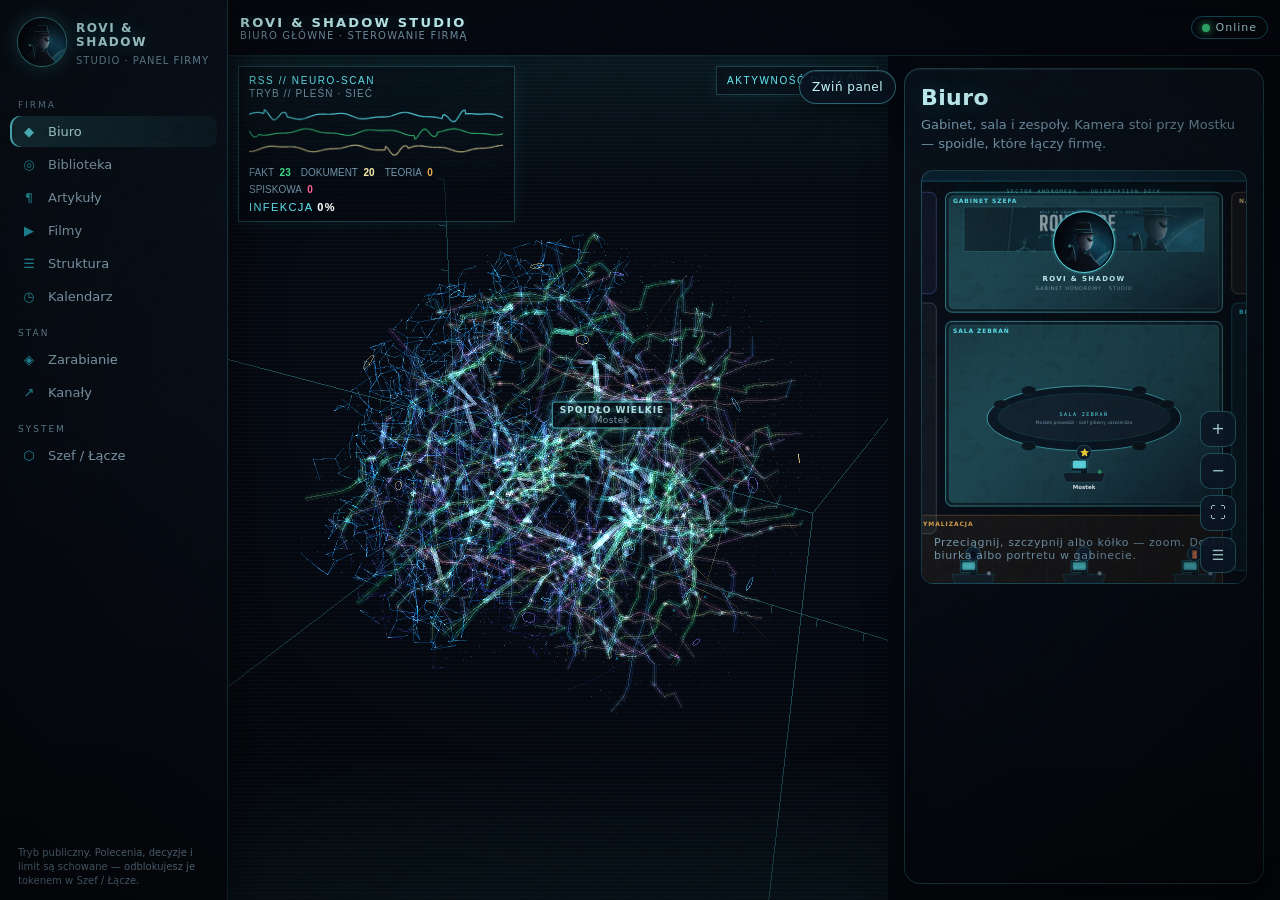
<file: studio/index.html>
<!DOCTYPE html>
<html lang="pl">
<head>
  <meta charset="utf-8">
  <meta name="viewport" content="width=device-width, initial-scale=1, viewport-fit=cover">
  <meta name="theme-color" content="#05080F">
  <meta name="color-scheme" content="dark">
  <meta name="mobile-web-app-capable" content="yes">
  <meta name="apple-mobile-web-app-capable" content="yes">
  <meta name="apple-mobile-web-app-title" content="Rovi &amp; Shadow">
  <title>Rovi &amp; Shadow Studio</title>
  <meta name="description" content="Oficjalna aplikacja biura i sterowania firmą Rovi &amp; Shadow Studio.">
  <link rel="manifest" href="manifest.webmanifest">
  <link rel="icon" type="image/png" href="assets/rovi-shadow-192.png">
  <link rel="apple-touch-icon" href="assets/rovi-shadow-192.png">
  <link rel="stylesheet" href="style.css">
  <script type="importmap">
  { "imports": { "three": "./lib/three/three.module.min.js" } }
  </script>
</head>
<body data-view="biuro">
  <div class="grain" aria-hidden="true"></div>
  <div class="vignette" aria-hidden="true"></div>

  <aside id="sidenav" aria-label="Nawigacja">
    <div class="side-brand">
      <picture>
        <source srcset="assets/rovi-shadow-192.webp" type="image/webp">
        <img src="assets/rovi-shadow-192.png" width="48" height="48" alt="Rovi i Shadow">
      </picture>
      <div>
        <strong>Rovi &amp; Shadow</strong>
        <small>Studio · panel firmy</small>
      </div>
    </div>
    <nav class="side-nav">
      <p class="nav-g">Firma</p>
      <button type="button" data-tab="biuro" class="on"><span class="ico" aria-hidden="true">◆</span>Biuro</button>
      <button type="button" data-tab="bibl"><span class="ico" aria-hidden="true">◎</span>Biblioteka</button>
      <button type="button" data-tab="art"><span class="ico" aria-hidden="true">¶</span>Artykuły</button>
      <button type="button" data-tab="vid"><span class="ico" aria-hidden="true">▶</span>Filmy</button>
      <button type="button" data-tab="org"><span class="ico" aria-hidden="true">☰</span>Struktura</button>
      <p class="nav-g szef-only">Praca</p>
      <button type="button" class="szef-only" data-tab="cmd"><span class="ico" aria-hidden="true">✉</span>Polecenia</button>
      <button type="button" class="szef-only" data-tab="list"><span class="ico" aria-hidden="true">≡</span>Rejestr</button>
      <button type="button" data-tab="kal"><span class="ico" aria-hidden="true">◷</span>Kalendarz</button>
      <button type="button" class="szef-only" data-tab="dec"><span class="ico" aria-hidden="true">▣</span>Decyzje</button>
      <p class="nav-g">Stan</p>
      <button type="button" data-tab="zar"><span class="ico" aria-hidden="true">◈</span>Zarabianie</button>
      <button type="button" class="szef-only" data-tab="zuz"><span class="ico" aria-hidden="true">▴</span>Zużycie</button>
      <button type="button" data-tab="kan"><span class="ico" aria-hidden="true">↗</span>Kanały</button>
      <p class="nav-g">System</p>
      <button type="button" data-tab="settings"><span class="ico" aria-hidden="true">⬡</span>Szef / Łącze</button>
    </nav>
    <p class="side-foot" id="szefFoot">Tryb publiczny. Polecenia, decyzje i limit są schowane — odblokujesz je tokenem w Szef / Łącze.</p>
  </aside>

  <header class="app-bar">
    <div class="brand">
      <picture class="brand-mark">
        <source srcset="assets/rovi-shadow-192.webp" type="image/webp">
        <img src="assets/rovi-shadow-192.png" width="40" height="40" alt="Rovi i Shadow">
      </picture>
      <div>
        <h1>Rovi &amp; Shadow Studio</h1>
        <small id="viewLabel">Biuro główne · sterowanie firmą</small>
      </div>
    </div>
    <div class="online" title="Aplikacja gotowa"><span class="dot"></span><span>Online</span></div>
    <button type="button" class="icon-btn" id="btnInstall" hidden>Zainstaluj</button>
  </header>

  <div id="brain-world" hidden aria-hidden="true"></div>
  <button type="button" id="hudToggle" class="hud-toggle" aria-expanded="true" aria-controls="stage">Zwiń panel</button>

  <div id="floor-wrap">
    <svg id="floor" viewBox="0 0 1600 1040" width="1600" height="1040" role="img" aria-label="Plan biura Rovi and Shadow Studio, widok z góry"></svg>
    <p class="hint">Przeciągnij, szczypnij albo kółko — zoom. Dotknij biurka albo portretu w gabinecie.</p>
    <div class="zoom-tools">
      <button type="button" id="zIn" title="Przybliż">+</button>
      <button type="button" id="zOut" title="Oddal">−</button>
      <button type="button" id="zFit" title="Całe biuro">⛶</button>
      <button type="button" id="btnRosterM" title="Zespół" style="font-size:14px">☰</button>
    </div>
  </div>

  <main id="stage">
    <section id="view-biuro" class="view" hidden>
      <div class="view-head"><h2>Biuro</h2><p class="meta">Gabinet, sala i zespoły. Kamera stoi przy Mostku — spoidle, które łączy firmę.</p></div>
      <div class="view-body" id="biuroSlot"></div>
    </section>
    <section id="view-bibl" class="view view-graph" hidden></section>
    <section id="view-art" class="view" hidden></section>
    <section id="view-vid" class="view" hidden></section>
    <section id="view-org" class="view" hidden></section>
    <section id="view-cmd" class="view" hidden></section>
    <section id="view-list" class="view" hidden></section>
    <section id="view-kal" class="view" hidden></section>
    <section id="view-dec" class="view" hidden></section>
    <section id="view-zar" class="view" hidden></section>
    <section id="view-zuz" class="view" hidden></section>
    <section id="view-kan" class="view" hidden></section>
    <section id="view-settings" class="view" hidden></section>
    <section id="view-more" class="view" hidden></section>
  </main>

  <aside id="sheet" role="dialog" aria-labelledby="sheetTitle" aria-modal="true">
    <div class="sheet-head">
      <div id="sheetExtra"></div>
      <div style="min-width:0;flex:1">
        <h2 id="sheetTitle">Panel</h2>
        <div class="meta" id="sheetMeta"></div>
      </div>
      <button type="button" class="close" id="sheetClose" aria-label="Zamknij">×</button>
    </div>
    <div class="sheet-body" id="sheetBody"></div>
  </aside>

  <nav id="dock">
    <button type="button" data-tab="biuro" class="on"><span class="ico">◆</span>Biuro</button>
    <button type="button" data-tab="bibl"><span class="ico">◎</span>Biblioteka</button>
    <button type="button" data-tab="art"><span class="ico">¶</span>Artykuły</button>
    <button type="button" data-tab="vid"><span class="ico">▶</span>Filmy</button>
    <button type="button" data-tab="more"><span class="ico">▣</span>Więcej</button>
  </nav>

  <script src="data/zespol.js"></script>
  <script src="data/statusy.js"></script>
  <script src="data/firma.js"></script>
  <script src="data/biblioteka.js"></script>
  <script src="data/articles.js"></script>
  <script src="data/videos.js"></script>
  <script src="lib/cytoscape.min.js"></script>
  <script src="api.js"></script>
  <script src="app.js"></script>
  <script src="views.js"></script>
  <script type="module" src="brain3d.js"></script>
</body>
</html>
</file>
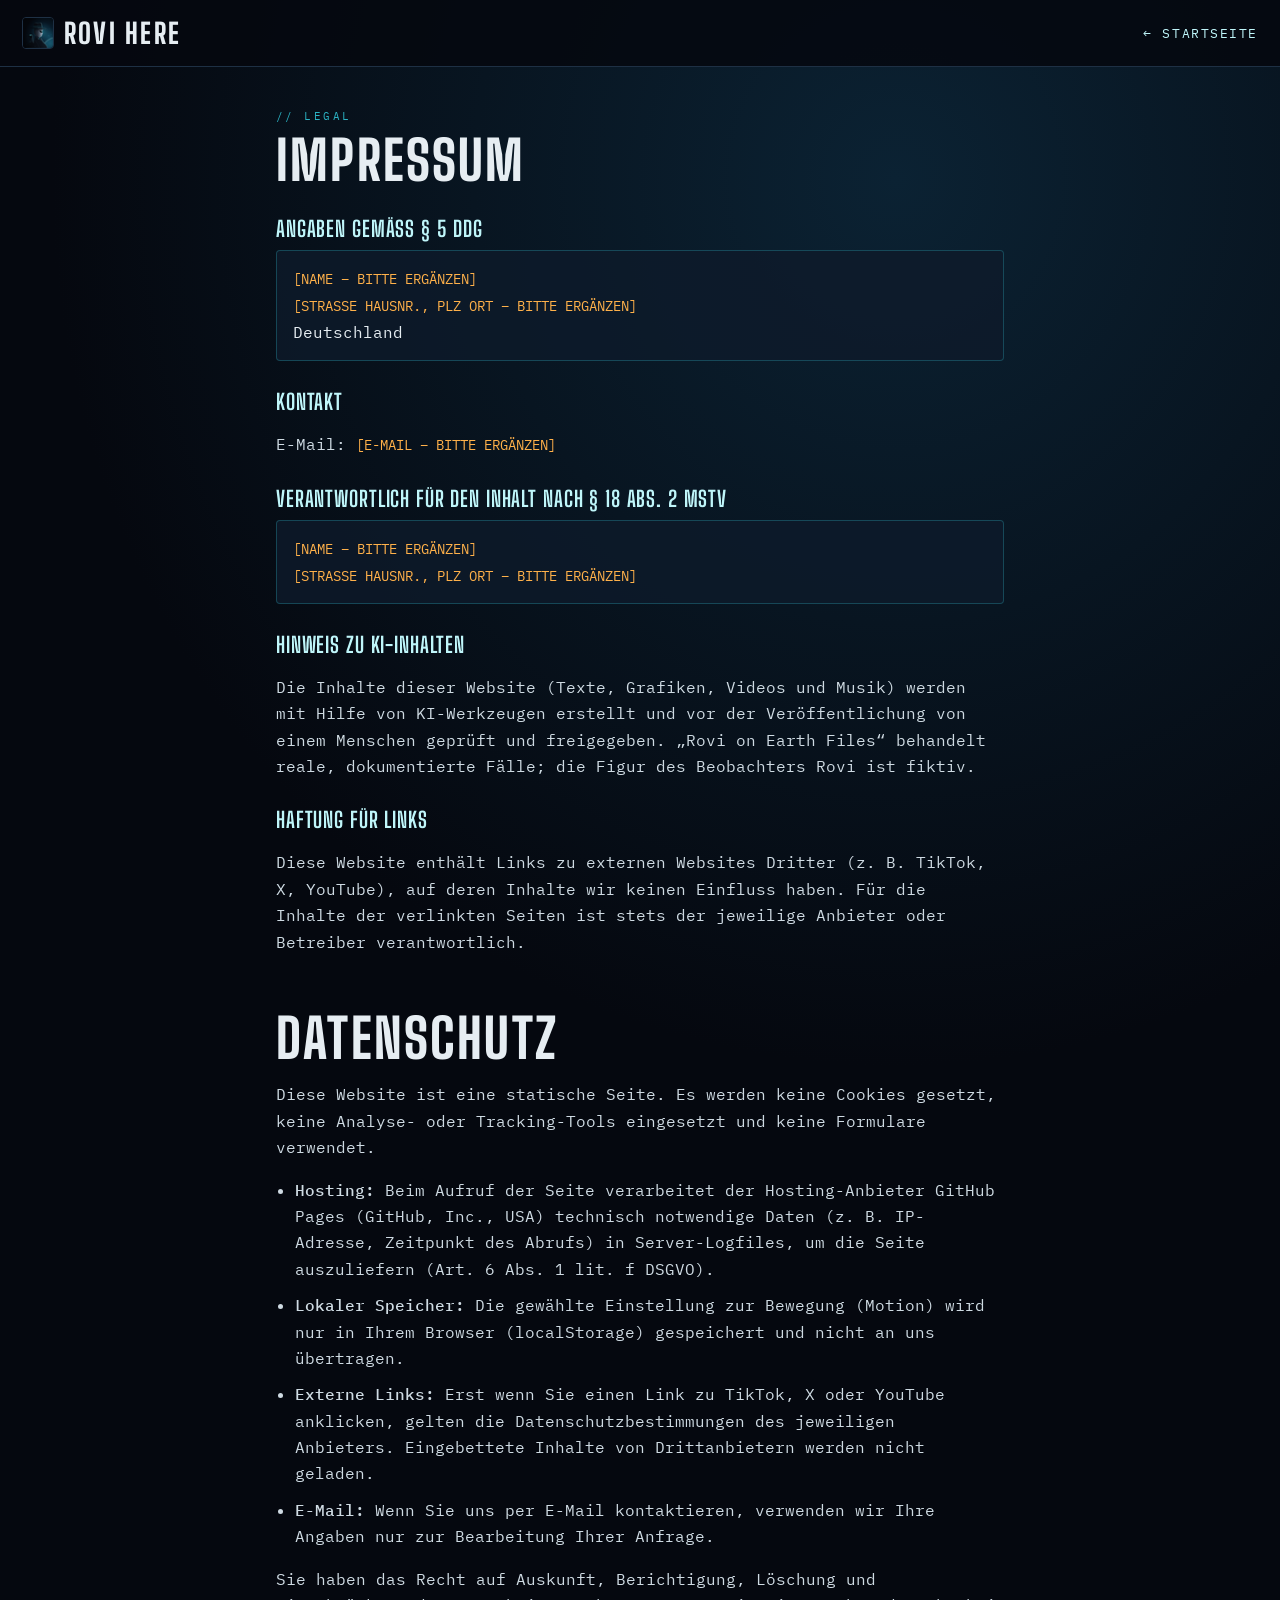
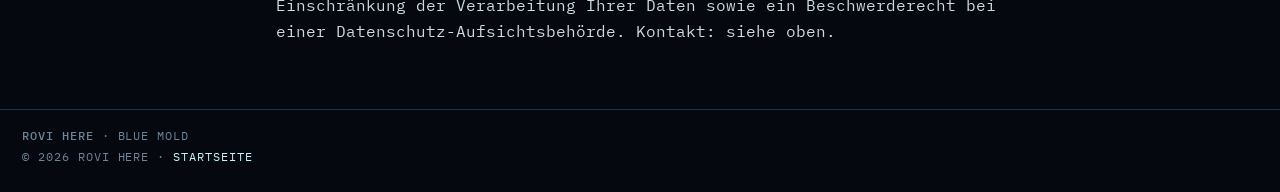
<file: impressum.html>
<!doctype html>
<html lang="de">
<head>
<meta charset="utf-8">
<meta name="viewport" content="width=device-width, initial-scale=1, viewport-fit=cover">
<title>Impressum &amp; Datenschutz · Rovi Here</title>
<meta name="description" content="Impressum und Datenschutzerklärung von Rovi Here.">
<meta name="theme-color" content="#05080F">
<meta name="color-scheme" content="dark">
<link rel="canonical" href="https://kkruk93-ux.github.io/impressum.html">
<link rel="icon" href="assets/img/favicon-32.png" sizes="32x32" type="image/png">
<link rel="icon" href="assets/img/icon-192.png" sizes="192x192" type="image/png">
<link rel="apple-touch-icon" href="assets/img/apple-touch-icon.png">
<link rel="preload" href="assets/fonts/BigShouldersDisplay-var.woff2" as="font" type="font/woff2" crossorigin>
<link rel="preload" href="assets/fonts/IBMPlexMono-Regular-Latin1.woff2" as="font" type="font/woff2" crossorigin>
<link rel="stylesheet" href="css/style.css">
<style>
  /* The main site CSS locks the bridge to a full-screen stage. Override that here. */
  html,body{height:auto;min-height:100%;overflow:auto;overflow-x:hidden;overscroll-behavior:auto}
  body.legal-page{background:
    radial-gradient(120% 90% at 70% 10%,#0B2233 0%,#05080F 55%);
    color:var(--bone)}
  .legal-top{display:flex;align-items:center;justify-content:space-between;gap:16px;
    padding:calc(16px + var(--safe-t)) calc(22px + var(--safe-r)) 16px calc(22px + var(--safe-l));
    border-bottom:1px solid #1E3044;background:rgba(5,8,15,.85);position:sticky;top:0;z-index:10}
  .legal-brand{display:flex;align-items:center;gap:10px;text-decoration:none;color:var(--bone);
    font-family:var(--display);font-weight:800;letter-spacing:.08em;text-transform:uppercase;
    font-size:clamp(20px,3vw,28px)}
  .legal-brand img{width:32px;height:32px;border-radius:4px;border:1px solid #1E3044}
  .legal-back{color:var(--ice);text-decoration:none;font-size:13px;letter-spacing:.12em;text-transform:uppercase}
  .legal-back:hover,.legal-back:focus-visible{color:var(--glow)}
  .legal{max-width:760px;margin:0 auto;padding:40px 16px 48px}
  .legal .kicker{margin:0 0 8px;font-size:11px;letter-spacing:.22em;text-transform:uppercase;color:var(--mold2)}
  .legal h1,.legal h2{font-family:var(--display);font-weight:800;letter-spacing:.04em;text-transform:uppercase;
    color:var(--bone);line-height:1;margin:0 0 16px;font-size:clamp(2.2rem,8vw,3.4rem)}
  .legal h2{margin-top:56px}
  .legal h2:target{scroll-margin-top:88px}
  .legal h3{font-family:var(--display);font-weight:700;font-size:1.35rem;letter-spacing:.04em;
    text-transform:uppercase;margin:28px 0 8px;color:var(--ice)}
  .legal p,.legal li{color:#cfdbe3;line-height:1.65}
  .legal ul{padding-left:1.2em}
  .legal li{margin:0 0 10px}
  .legal address{font-style:normal;padding:14px 16px;border:1px solid rgba(43,179,196,.3);
    border-radius:4px;background:rgba(14,27,43,.8);line-height:1.7;color:var(--bone)}
  .ph{color:var(--amber);font-family:var(--mono);font-size:.9em}
  .legal-foot{border-top:1px solid #1E3044;padding:18px calc(22px + var(--safe-r)) calc(22px + var(--safe-b)) calc(22px + var(--safe-l));
    color:#6E8597;font-size:12px;letter-spacing:.08em;text-transform:uppercase}
  .legal-foot p{margin:0 0 6px}
  .legal-foot a{color:var(--ice);text-decoration:none}
  .legal-foot a:hover,.legal-foot a:focus-visible{color:var(--glow)}
</style>
</head>
<body class="legal-page">
<header class="legal-top">
  <a class="legal-brand" href="index.html"><img src="assets/img/favicon-32.png" alt="" width="32" height="32"><span>Rovi Here</span></a>
  <a class="legal-back" href="index.html">← Startseite</a>
</header>
<main class="legal">
  <p class="kicker">// Legal</p>
  <h1>Impressum</h1>

  <h3>Angaben gemäß § 5 DDG</h3>
  <address>
    <span class="ph">[NAME – BITTE ERGÄNZEN]</span><br>
    <span class="ph">[STRASSE HAUSNR., PLZ ORT – BITTE ERGÄNZEN]</span><br>
    Deutschland
  </address>

  <h3>Kontakt</h3>
  <p>E-Mail: <span class="ph">[E-MAIL – BITTE ERGÄNZEN]</span></p>

  <h3>Verantwortlich für den Inhalt nach § 18 Abs. 2 MStV</h3>
  <address>
    <span class="ph">[NAME – BITTE ERGÄNZEN]</span><br>
    <span class="ph">[STRASSE HAUSNR., PLZ ORT – BITTE ERGÄNZEN]</span>
  </address>

  <h3>Hinweis zu KI-Inhalten</h3>
  <p>Die Inhalte dieser Website (Texte, Grafiken, Videos und Musik) werden mit Hilfe von KI-Werkzeugen erstellt und vor der Veröffentlichung von einem Menschen geprüft und freigegeben. „Rovi on Earth Files“ behandelt reale, dokumentierte Fälle; die Figur des Beobachters Rovi ist fiktiv.</p>

  <h3>Haftung für Links</h3>
  <p>Diese Website enthält Links zu externen Websites Dritter (z. B. TikTok, X, YouTube), auf deren Inhalte wir keinen Einfluss haben. Für die Inhalte der verlinkten Seiten ist stets der jeweilige Anbieter oder Betreiber verantwortlich.</p>

  <h2 id="datenschutz">Datenschutz</h2>
  <p>Diese Website ist eine statische Seite. Es werden keine Cookies gesetzt, keine Analyse- oder Tracking-Tools eingesetzt und keine Formulare verwendet.</p>
  <ul>
    <li><b>Hosting:</b> Beim Aufruf der Seite verarbeitet der Hosting-Anbieter GitHub Pages (GitHub, Inc., USA) technisch notwendige Daten (z. B. IP-Adresse, Zeitpunkt des Abrufs) in Server-Logfiles, um die Seite auszuliefern (Art. 6 Abs. 1 lit. f DSGVO).</li>
    <li><b>Lokaler Speicher:</b> Die gewählte Einstellung zur Bewegung (Motion) wird nur in Ihrem Browser (localStorage) gespeichert und nicht an uns übertragen.</li>
    <li><b>Externe Links:</b> Erst wenn Sie einen Link zu TikTok, X oder YouTube anklicken, gelten die Datenschutzbestimmungen des jeweiligen Anbieters. Eingebettete Inhalte von Drittanbietern werden nicht geladen.</li>
    <li><b>E-Mail:</b> Wenn Sie uns per E-Mail kontaktieren, verwenden wir Ihre Angaben nur zur Bearbeitung Ihrer Anfrage.</li>
  </ul>
  <p>Sie haben das Recht auf Auskunft, Berichtigung, Löschung und Einschränkung der Verarbeitung Ihrer Daten sowie ein Beschwerderecht bei einer Datenschutz-Aufsichtsbehörde. Kontakt: siehe oben.</p>
</main>
<footer class="legal-foot">
  <p><b>Rovi Here</b> · Blue Mold</p>
  <p>© 2026 Rovi Here · <a href="index.html">Startseite</a></p>
</footer>
</body>
</html>
</file>
<file: css/style.css>
/* Rovi Here · Bridge of the Blue Mold */
@font-face{font-family:"Big Shoulders Display";src:url(../assets/fonts/BigShouldersDisplay-var.woff2) format("woff2");font-weight:100 900;font-display:swap}
@font-face{font-family:"IBM Plex Mono";src:url(../assets/fonts/IBMPlexMono-Regular-Latin1.woff2) format("woff2");font-weight:400;font-display:swap;unicode-range:U+0020-007E,U+00A0-00FF,U+0131,U+0152-0153,U+02C6,U+02DA,U+02DC,U+2013-2014,U+2018-201A,U+201C-201E,U+2020-2022,U+2026,U+2030,U+2039-203A,U+2044,U+20AC,U+2122,U+2212,U+FB01-FB02}
@font-face{font-family:"IBM Plex Mono";src:url(../assets/fonts/IBMPlexMono-Regular-Latin2.woff2) format("woff2");font-weight:400;font-display:swap;unicode-range:U+0100-0101,U+0104-0130,U+0132-0151,U+0154-017F,U+018F,U+0192,U+01A0-01A1,U+01AF-01B0,U+01FA-01FF,U+0218-021B,U+0237,U+0259,U+1E80-1E85,U+1E9E,U+20A1,U+20A4,U+20A6,U+20A8-20AA,U+20AD-20AE,U+20B1-20B2,U+20B4-20B5,U+20B8-20BA,U+20BD,U+20BF}
@font-face{font-family:"IBM Plex Mono";src:url(../assets/fonts/IBMPlexMono-Regular-Pi.woff2) format("woff2");font-weight:400;font-display:swap;unicode-range:U+03C0,U+0E3F,U+2000-200D,U+2010-2012,U+2015,U+2028-2029,U+202F,U+2032-2033,U+203E,U+205F,U+2070,U+2074-2079,U+2080-2089,U+2113,U+2116,U+2126,U+212E,U+2150-2151,U+2153-215E,U+2190-2199,U+21A9-21AA,U+21B0-21B3,U+21B6-21B7,U+21BA-21BB,U+21C4,U+21C6,U+2202,U+2206,U+220F,U+2211,U+2215,U+2219-221A,U+221E,U+222B,U+2236,U+2248,U+2260,U+2264-2265,U+2400-2421,U+2500-259F,U+25CA,U+2713,U+274C,U+2B0E-2B11,U+3000,U+FEFF,U+FFFD}
@font-face{font-family:"IBM Plex Mono";src:url(../assets/fonts/IBMPlexMono-Medium-Latin1.woff2) format("woff2");font-weight:500 700;font-display:swap;unicode-range:U+0020-007E,U+00A0-00FF,U+0131,U+0152-0153,U+02C6,U+02DA,U+02DC,U+2013-2014,U+2018-201A,U+201C-201E,U+2020-2022,U+2026,U+2030,U+2039-203A,U+2044,U+20AC,U+2122,U+2212,U+FB01-FB02}
@font-face{font-family:"IBM Plex Mono";src:url(../assets/fonts/IBMPlexMono-Medium-Latin2.woff2) format("woff2");font-weight:500 700;font-display:swap;unicode-range:U+0100-0101,U+0104-0130,U+0132-0151,U+0154-017F,U+018F,U+0192,U+01A0-01A1,U+01AF-01B0,U+01FA-01FF,U+0218-021B,U+0237,U+0259,U+1E80-1E85,U+1E9E,U+20A1,U+20A4,U+20A6,U+20A8-20AA,U+20AD-20AE,U+20B1-20B2,U+20B4-20B5,U+20B8-20BA,U+20BD,U+20BF}
@font-face{font-family:"IBM Plex Mono";src:url(../assets/fonts/IBMPlexMono-Medium-Pi.woff2) format("woff2");font-weight:500 700;font-display:swap;unicode-range:U+03C0,U+0E3F,U+2000-200D,U+2010-2012,U+2015,U+2028-2029,U+202F,U+2032-2033,U+203E,U+205F,U+2070,U+2074-2079,U+2080-2089,U+2113,U+2116,U+2126,U+212E,U+2150-2151,U+2153-215E,U+2190-2199,U+21A9-21AA,U+21B0-21B3,U+21B6-21B7,U+21BA-21BB,U+21C4,U+21C6,U+2202,U+2206,U+220F,U+2211,U+2215,U+2219-221A,U+221E,U+222B,U+2236,U+2248,U+2260,U+2264-2265,U+2400-2421,U+2500-259F,U+25CA,U+2713,U+274C,U+2B0E-2B11,U+3000,U+FEFF,U+FFFD}

:root{
  --void:#05080F;--deep:#08111D;--hull:#0E1B2B;--hull2:#152738;--steel:#24384C;
  --mold:#1E7F94;--mold2:#2BB3C4;--glow:#5CE6F2;--ice:#BFF6FA;--bone:#E6EDF2;--muted:#8FA3B5;
  --amber:#FFB14A;--red:#FF6B5C;
  --display:"Big Shoulders Display",Impact,"Arial Narrow",sans-serif;
  --mono:"IBM Plex Mono",ui-monospace,SFMono-Regular,Menlo,Consolas,monospace;
  --safe-t:env(safe-area-inset-top,0px);--safe-b:env(safe-area-inset-bottom,0px);
  --safe-l:env(safe-area-inset-left,0px);--safe-r:env(safe-area-inset-right,0px);
}
*,*::before,*::after{box-sizing:border-box}
html,body{margin:0;height:100%;background:var(--void);color:var(--bone);font-family:var(--mono);font-size:16px;-webkit-text-size-adjust:100%}
body{overflow:hidden;overscroll-behavior:none}
a{color:var(--glow)}
button{font:inherit;color:inherit}
.sr-only{position:absolute!important;width:1px;height:1px;padding:0;margin:-1px;overflow:hidden;clip:rect(0 0 0 0);white-space:nowrap;border:0}
.skip{position:absolute;left:12px;top:-60px;z-index:100;background:var(--glow);color:var(--void);padding:8px 14px;font-weight:600;text-decoration:none;border-radius:2px}
.skip:focus{top:12px}
kbd{font-family:var(--mono);font-size:.85em;border:1px solid #2A3F55;border-bottom-width:2px;border-radius:3px;padding:0 .35em;color:var(--ice);background:#0A121C}

/* ---------- stage ---------- */
.app{position:fixed;inset:0;overflow:hidden;background:radial-gradient(120% 90% at 70% 40%,#0B2233 0%,#05080F 60%)}
.stars,.scene{position:absolute;inset:0;width:100%;height:100%;display:block}
.scene{user-select:none;-webkit-user-select:none}
.scene .svgmono{font-family:var(--mono)}
.app::after{ /* scanlines + vignette */
  content:"";position:absolute;inset:0;pointer-events:none;z-index:5;
  background:
    repeating-linear-gradient(to bottom,rgba(0,0,0,0) 0,rgba(0,0,0,0) 2px,rgba(0,0,0,.12) 3px),
    radial-gradient(130% 100% at 50% 45%,rgba(0,0,0,0) 55%,rgba(0,0,0,.55) 100%);
}
.js .app{opacity:0;transition:opacity .9s ease}
.js .app.ready{opacity:1}

/* ---------- scene animation ---------- */
.led{animation:led var(--t,2s) steps(1,end) var(--d,0s) infinite}
@keyframes led{0%,100%{opacity:1}50%{opacity:.18}}
.beacon{animation:beacon 2.4s ease-in-out infinite}
.beacon-glow{animation:beacon 2.4s ease-in-out infinite}
@keyframes beacon{0%,100%{opacity:.15}12%,30%{opacity:1}}
.cursor{animation:led 1s steps(1,end) infinite}
.scroll{animation:scroll 18s linear infinite}
@keyframes scroll{to{transform:translateY(-144px)}}
.sweep{animation:spin 4s linear infinite}
.spin{animation:spin 14s linear infinite}
@keyframes spin{to{transform:rotate(360deg)}}
.blip{opacity:0;animation:blip 4s ease-out var(--d) infinite}
@keyframes blip{0%,100%{opacity:0}8%{opacity:1}40%{opacity:0}}
.sig{animation:led 1.4s steps(1,end) var(--d) infinite}
.ufo{animation:bob 5s ease-in-out infinite}
@keyframes bob{0%,100%{transform:translate(-6px,3px)}50%{transform:translate(6px,-4px)}}
.trackbox{animation:led 1.2s steps(1,end) infinite}
.classified{animation:led 2.2s steps(1,end) infinite}
.holo-cone{animation:flicker 5s linear infinite}
.holo{animation:flicker 7s linear infinite}
@keyframes flicker{0%,100%{opacity:1}46%{opacity:1}47%{opacity:.55}48%{opacity:1}72%{opacity:.85}73%{opacity:1}}
.eq{transform-box:fill-box;transform-origin:50% 100%;animation:eq var(--t) ease-in-out var(--d) infinite alternate}
@keyframes eq{0%{transform:scaleY(.12)}100%{transform:scaleY(1)}}
.fader{animation:fader 6s ease-in-out var(--d) infinite alternate}
@keyframes fader{to{transform:translateY(8px)}}
.earth-spin{animation:spin 1600s steps(1600) infinite}
.mold .mold-blobs{animation:moldpulse 7s ease-in-out var(--md,0s) infinite}
@keyframes moldpulse{0%,100%{opacity:.55}50%{opacity:1}}
.spore{animation:spore var(--t,16s) linear var(--d,0s) infinite;opacity:0}
@keyframes spore{0%{opacity:0;transform:translate(0,0)}15%{opacity:var(--o,.6)}85%{opacity:var(--o,.6)}100%{opacity:0;transform:translate(var(--dx,20px),var(--dy,-160px))}}
.backlight{animation:moldpulse 9s ease-in-out infinite}
.rovi-body{animation:breathe 7s ease-in-out infinite}
@keyframes breathe{0%,100%{transform:translateY(0)}50%{transform:translateY(-3px)}}
/* Shadow */
.sh-eye{transform-box:fill-box;transform-origin:50% 50%}
.shadow.blink .sh-eye{animation:blink .22s ease-in-out}
@keyframes blink{50%{transform:scaleY(.08)}}
.sh-eyeglow{animation:moldpulse 3.5s ease-in-out infinite}
.sh-wing-up{opacity:0;transform-box:fill-box;transform-origin:88% 82%}
.shadow.flap .sh-wing-up{animation:wingup .9s ease-in-out}
.shadow.flap .sh-wing{animation:wingfade .9s ease-in-out}
@keyframes wingup{0%,100%{opacity:0;transform:rotate(25deg) scale(.6)}15%,85%{opacity:1}25%,65%{transform:rotate(-6deg) scale(1)}45%{transform:rotate(14deg) scale(.85)}}
@keyframes wingfade{0%,100%{opacity:1}15%,85%{opacity:0}}
.sh-bob{transform-box:fill-box;transform-origin:50% 100%}
.shadow.flap .sh-bob{animation:hop .9s ease-in-out}
@keyframes hop{30%{transform:translateY(-14px)}60%{transform:translateY(-6px)}}
.shadow.look .sh-bob{animation:look 2.4s ease-in-out}
@keyframes look{20%,80%{transform:rotate(-7deg)}}

/* station highlight */
.station .hl{opacity:0;transition:opacity .18s}
.station .spill{opacity:.55;transition:opacity .25s}
.station .edge{transition:opacity .25s,stroke-width .25s}
.station.hot .hl{opacity:1}
.station.hot .spill{opacity:1}
.station.hot .edge{opacity:1;stroke-width:3}
.station.hot{filter:brightness(1.25) saturate(1.1)}
#rovi.hot .rovi-body{filter:brightness(1.15)}

/* reduced motion */
@media (prefers-reduced-motion:reduce){
  .scene *,.scene *::before{animation:none!important}
  .spore{opacity:.4}
  .js .app{transition:none}
}
.rm .scene *{animation:none!important}
.rm .spore{opacity:.4}

/* ---------- HUD ---------- */
.hud{position:absolute;left:0;right:0;z-index:10;pointer-events:none;display:flex;justify-content:space-between;align-items:flex-start;gap:16px;
  padding:calc(14px + var(--safe-t)) calc(22px + var(--safe-r)) 0 calc(22px + var(--safe-l))}
.hud > *{pointer-events:auto}
.hud-top{top:0;background:linear-gradient(to bottom,rgba(5,8,15,.75),rgba(5,8,15,0));padding-bottom:22px}
.logo{margin:0;font-family:var(--display);font-weight:800;font-size:clamp(28px,3.4vw,44px);line-height:.9;letter-spacing:.04em;text-transform:uppercase;color:var(--bone);text-shadow:0 0 18px rgba(92,230,242,.25)}
.logo-sub{margin:4px 0 0;font-size:11px;letter-spacing:.28em;text-transform:uppercase;color:var(--glow)}
.logo-sub::before{content:"";display:inline-block;width:22px;height:2px;background:var(--mold2);vertical-align:middle;margin-right:8px}
.readouts{display:flex;flex-direction:column;align-items:flex-end;gap:8px}
.readout{margin:0;font-size:11px;letter-spacing:.18em;color:#6E8597;white-space:nowrap}
.ro-k{color:var(--muted)}
.ro-sep{color:#2E4660;margin:0 .3em}
#clock{color:var(--ice)}
.toggles{display:flex;gap:8px}
.tog{display:inline-flex;align-items:center;gap:7px;background:rgba(8,17,29,.8);border:1px solid #24384C;border-radius:2px;padding:5px 10px;font-size:11px;letter-spacing:.18em;text-transform:uppercase;color:var(--muted);cursor:pointer}
.tog:hover,.tog:focus-visible{border-color:var(--mold2);color:var(--ice)}
.tog-led{width:7px;height:7px;border-radius:50%;background:#2A3F55}
.tog[aria-pressed="true"] .tog-led{background:var(--glow);box-shadow:0 0 8px var(--glow)}
.tog[aria-pressed="true"]{color:var(--ice)}
.hud-bottom{bottom:0;top:auto;align-items:flex-end;padding:0 calc(22px + var(--safe-r)) calc(10px + var(--safe-b)) calc(22px + var(--safe-l));pointer-events:none}
.hud-bottom > *{pointer-events:none}
.ticker,.hint{margin:0;font-size:11px;letter-spacing:.14em;color:#6E8597;text-transform:uppercase;text-shadow:0 1px 2px #000}
.ticker{max-width:60%;overflow:hidden;text-overflow:ellipsis;white-space:nowrap}
.ticker-k{color:var(--void);background:var(--glow);padding:1px 6px;margin-right:6px;font-weight:600;letter-spacing:.2em}
#ticker-text{color:var(--ice)}
.hint-touch{display:none}
@media (hover:none){.hint-desk{display:none}.hint-touch{display:inline}}

/* ---------- hotspots ---------- */
.hotspots{position:absolute;inset:0;z-index:8;pointer-events:none}
.hotspot{position:absolute;pointer-events:auto;background:transparent;border:0;padding:0;margin:0;cursor:pointer;border-radius:6px;-webkit-tap-highlight-color:transparent;--sw:240px}
.hotspot:focus{outline:none}
.hotspot:focus-visible{outline:2px dashed var(--glow);outline-offset:4px}
.chip{position:absolute;left:50%;top:79.3%;height:8.7%;min-height:18px;transform:translateX(-50%);display:flex;align-items:center;justify-content:center;gap:.5em;white-space:nowrap;
  font-size:clamp(10px,calc(var(--sw) * .062),15px);font-weight:500;letter-spacing:.18em;text-transform:uppercase;color:var(--ice);text-shadow:0 0 8px rgba(92,230,242,.45);padding:0 .5em}
.chip-n{color:var(--glow);opacity:.75;font-size:.85em}
.hotspot:hover .chip,.hotspot:focus-visible .chip,.hotspot.hot .chip{color:#fff;text-shadow:0 0 10px var(--glow)}
.tip{position:absolute;left:50%;bottom:calc(100% + 2px);transform:translate(-50%,6px);opacity:0;transition:opacity .15s,transform .15s;pointer-events:none;white-space:nowrap;
  font-size:12px;letter-spacing:.16em;text-transform:uppercase;color:var(--void);background:var(--glow);padding:3px 8px;border-radius:2px;font-weight:600}
.tip::after{content:"";position:absolute;left:50%;top:100%;margin-left:-5px;border:5px solid transparent;border-top-color:var(--glow)}
.hotspot:hover .tip,.hotspot:focus-visible .tip{opacity:1;transform:translate(-50%,0)}
.hs-rovi .tip{bottom:auto;top:0}
.hs-shadow .tip{bottom:auto;top:-8px}
@media (hover:none){.tip{display:none}}
/* no-js / not yet positioned fallback: simple list */
.no-js .hotspots,.hotspots:not(.placed){position:absolute;inset:auto 0 40px 0;display:flex;flex-wrap:wrap;justify-content:center;gap:8px;pointer-events:auto}
.hotspots:not(.placed) .hotspot{position:static;border:1px solid #24384C;background:rgba(8,17,29,.85);padding:8px 12px;width:auto;height:auto}
.hotspots:not(.placed) .chip{position:static;transform:none;height:auto}
.hotspots:not(.placed) .hs-rovi,.hotspots:not(.placed) .hs-shadow{display:none}

/* ---------- Shadow bubble ---------- */
.bubble{position:absolute;z-index:12;max-width:240px;pointer-events:none;opacity:0;transform:translateY(6px);transition:opacity .2s,transform .2s;
  font-size:12px;line-height:1.45;letter-spacing:.06em;color:var(--ice);background:rgba(5,10,18,.92);border:1px solid var(--mold2);padding:8px 11px;border-radius:2px;box-shadow:0 0 22px rgba(43,179,196,.25)}
.bubble.on{opacity:1;transform:none}
.bubble b{color:var(--glow);font-weight:600;letter-spacing:.2em;display:block;font-size:10px;margin-bottom:2px}

/* ---------- panel ---------- */
.panel{padding:0;border:0;background:transparent;color:var(--bone);max-width:min(760px,calc(100vw - 32px));width:100%;max-height:min(84vh,820px);overflow:visible}
.panel::backdrop{background:rgba(2,5,10,.62);backdrop-filter:blur(3px)}
.panel[open]{animation:panelin .28s cubic-bezier(.2,.8,.2,1)}
@keyframes panelin{from{opacity:0;transform:scale(.96) translateY(10px);clip-path:inset(48% 0 48% 0)}to{opacity:1;transform:none;clip-path:inset(0 0 0 0)}}
.rm .panel[open]{animation:none}
@media (prefers-reduced-motion:reduce){.panel[open]{animation:none}}
.panel-frame{position:relative;display:flex;flex-direction:column;max-height:min(84vh,820px);
  background:linear-gradient(180deg,rgba(14,27,43,.97),rgba(6,11,19,.98));border:1px solid #2A4058;
  clip-path:polygon(0 18px,18px 0,100% 0,100% calc(100% - 18px),calc(100% - 18px) 100%,0 100%);
  box-shadow:inset 0 0 0 1px rgba(92,230,242,.06),inset 0 0 60px rgba(43,179,196,.06)}
.panel-frame::before{content:"";position:absolute;inset:0;pointer-events:none;background:repeating-linear-gradient(to bottom,transparent 0 2px,rgba(92,230,242,.025) 3px)}
.panel-head{display:grid;grid-template-columns:1fr auto;grid-template-rows:auto auto;column-gap:16px;padding:18px 22px 14px 30px;border-bottom:1px solid #1E3044;position:relative}
.panel-head::after{content:"";position:absolute;left:30px;bottom:-1px;width:64px;height:2px;background:var(--glow);box-shadow:0 0 10px var(--glow)}
.panel-code{grid-column:1;margin:0;font-size:11px;letter-spacing:.28em;color:var(--glow);text-transform:uppercase}
.panel-title{grid-column:1;margin:2px 0 0;font-family:var(--display);font-weight:800;font-size:clamp(30px,5vw,44px);line-height:1;letter-spacing:.04em;text-transform:uppercase}
.panel-close{grid-column:2;grid-row:1 / span 2;align-self:start;background:transparent;border:1px solid #2A3F55;color:var(--muted);font-size:11px;letter-spacing:.2em;padding:7px 10px;cursor:pointer;border-radius:2px}
.panel-close:hover,.panel-close:focus-visible{border-color:var(--glow);color:var(--ice);outline:none}
.panel-body{overflow:auto;padding:18px 30px 22px;font-size:14px;line-height:1.65;color:#C8D6E2;scrollbar-color:#2A3F55 transparent;scrollbar-width:thin}
.panel-foot{padding:10px 30px 14px;border-top:1px solid #1E3044;font-size:10.5px;letter-spacing:.2em;text-transform:uppercase;color:#5E7486;display:flex;justify-content:space-between;gap:12px;flex-wrap:wrap}
.panel-foot:empty{display:none}
.lead{margin:0 0 16px;color:var(--muted)}
.lead em{color:var(--ice);font-style:normal}

/* log */
.log-entry{position:relative;padding:0 0 18px 18px;margin:0 0 18px;border-left:1px solid #1E3044}
.log-entry:last-child{margin-bottom:0}
.log-entry::before{content:"";position:absolute;left:-4px;top:6px;width:7px;height:7px;background:var(--mold2);box-shadow:0 0 8px var(--mold2)}
.log-entry:first-child::before{background:var(--glow);box-shadow:0 0 12px var(--glow)}
.log-meta{font-size:11px;letter-spacing:.2em;color:var(--glow);text-transform:uppercase;margin:0}
.log-meta span{color:#5E7486}
.log-title{font-family:var(--display);font-weight:700;font-size:24px;letter-spacing:.03em;line-height:1.1;color:var(--bone);margin:4px 0 6px;text-transform:uppercase}
.log-entry p{margin:0 0 8px}
.tags{display:flex;flex-wrap:wrap;gap:6px;margin:8px 0 0;padding:0;list-style:none}
.tags li{font-size:10.5px;letter-spacing:.14em;color:var(--mold2);border:1px solid #1E3E4E;padding:1px 7px;border-radius:2px}
.more{background:transparent;border:1px solid #2A3F55;color:var(--muted);padding:8px 14px;letter-spacing:.2em;font-size:11px;text-transform:uppercase;cursor:pointer;margin-top:4px}
.more:hover,.more:focus-visible{border-color:var(--glow);color:var(--ice)}
.typing::after{content:"▌";color:var(--glow);animation:led 1s steps(1,end) infinite;margin-left:2px}

/* cards */
.cards{display:grid;grid-template-columns:repeat(auto-fill,minmax(210px,1fr));gap:12px;margin:0;padding:0;list-style:none}
.card{position:relative;display:flex;flex-direction:column;gap:6px;padding:14px 16px 14px;background:rgba(8,17,29,.7);border:1px solid #1E3044;text-decoration:none;color:inherit;transition:border-color .15s,background .15s}
a.card:hover,a.card:focus-visible{border-color:var(--glow);background:rgba(14,40,56,.6);outline:none}
.card-k{font-size:10.5px;letter-spacing:.24em;color:var(--glow);text-transform:uppercase;display:flex;align-items:center;gap:8px}
.card-t{font-family:var(--display);font-weight:700;font-size:24px;line-height:1.05;letter-spacing:.03em;color:var(--bone);text-transform:uppercase}
.card-d{font-size:13px;line-height:1.5;color:#A9BACA;margin:0}
.card-go{margin-top:auto;font-size:11px;letter-spacing:.2em;color:var(--ice);text-transform:uppercase;padding-top:6px}
.card svg{width:20px;height:20px;flex:none}
.badge{display:inline-block;font-size:9.5px;letter-spacing:.2em;padding:1px 6px;border-radius:2px;text-transform:uppercase;font-weight:600;vertical-align:middle}
.b-live{background:rgba(92,230,242,.14);color:var(--glow);border:1px solid rgba(92,230,242,.4)}
.b-off{background:rgba(255,177,74,.1);color:var(--amber);border:1px solid rgba(255,177,74,.4)}
.b-arch{background:rgba(143,163,181,.1);color:var(--muted);border:1px solid #2A3F55}
.dot{width:7px;height:7px;border-radius:50%;background:var(--glow);box-shadow:0 0 8px var(--glow);display:inline-block}
.dot.standby{background:var(--amber);box-shadow:0 0 8px var(--amber)}
.dot.offline{background:#3A4A5A;box-shadow:none}

/* files table */
.ftable{width:100%;border-collapse:collapse;font-size:13px}
.ftable th{text-align:left;font-weight:500;font-size:10.5px;letter-spacing:.2em;color:#5E7486;text-transform:uppercase;padding:0 8px 8px;border-bottom:1px solid #1E3044}
.ftable td{padding:9px 8px;border-bottom:1px solid #121F2E;vertical-align:top}
.ftable td:first-child{color:var(--glow);white-space:nowrap}
.ftable .case{color:var(--bone);font-weight:500}
.ftable .place{color:#7F93A6;font-size:12px;display:block}
.ftable tr.incoming td{color:#8EA1B3}
.ftable tr.incoming td:first-child{color:#4F8C99}
.ftable a{color:inherit}

/* tracks */
.tracks{list-style:none;margin:0;padding:0;display:flex;flex-direction:column;gap:10px}
.track{display:grid;grid-template-columns:44px 1fr auto;align-items:center;gap:14px;padding:12px 14px;background:rgba(8,17,29,.7);border:1px solid #1E3044}
.track-ico{width:44px;height:44px;display:grid;place-items:center;border:1px solid #24485A;color:var(--glow);background:radial-gradient(circle,rgba(92,230,242,.15),transparent 70%)}
.track-t{font-family:var(--display);font-weight:700;font-size:21px;letter-spacing:.03em;line-height:1.05;text-transform:uppercase;color:var(--bone)}
.track-s{font-size:12px;color:#7F93A6;letter-spacing:.06em}
.btn{display:inline-flex;align-items:center;gap:8px;font-size:11px;letter-spacing:.2em;text-transform:uppercase;color:var(--void);background:var(--glow);padding:8px 12px;text-decoration:none;font-weight:600;border:0;cursor:pointer;border-radius:1px;white-space:nowrap}
.btn:hover,.btn:focus-visible{background:var(--ice);outline:none}
.btn.ghost{background:transparent;color:var(--ice);border:1px solid #2A4A5C}
.btn.ghost:hover,.btn.ghost:focus-visible{border-color:var(--glow)}
.btn[aria-disabled="true"]{background:#1A2838;color:#5E7486;cursor:not-allowed}
.row{display:flex;gap:10px;flex-wrap:wrap;align-items:center;margin-top:16px}

/* dossier */
.dossier{display:grid;grid-template-columns:170px 1fr;gap:22px;align-items:start}
.dossier-img{width:100%;aspect-ratio:1;border:1px solid #24485A;background:#05080F;display:block}
.dl{display:grid;grid-template-columns:auto 1fr;gap:6px 14px;margin:0 0 14px;font-size:13px}
.dl dt{color:#5E7486;letter-spacing:.18em;font-size:10.5px;text-transform:uppercase;padding-top:2px}
.dl dd{margin:0;color:var(--bone)}
.quote{font-family:var(--display);font-weight:700;font-size:28px;letter-spacing:.03em;color:var(--glow);margin:12px 0 0;text-transform:uppercase}
.cargo{display:grid;grid-template-columns:repeat(auto-fill,minmax(180px,1fr));gap:10px;list-style:none;margin:14px 0 0;padding:0}
.cargo li{padding:12px 14px;border:1px dashed #3A4A2A;background:repeating-linear-gradient(135deg,rgba(201,138,46,.06) 0 10px,transparent 10px 20px)}
.cargo b{display:block;font-family:var(--display);font-size:20px;letter-spacing:.03em;text-transform:uppercase;color:var(--bone);font-weight:700}
.cargo span{font-size:11px;letter-spacing:.14em;color:var(--amber);text-transform:uppercase}

.noscript{position:fixed;inset:auto 0 0 0;z-index:50;background:var(--deep);padding:16px 22px;border-top:1px solid var(--steel)}

/* ---------- small / portrait ---------- */
@media (max-width:720px){
  .hud-top{padding-top:calc(10px + var(--safe-t))}
  .readout{display:none}
  .logo-sub{font-size:9.5px;letter-spacing:.22em}
  .tog{padding:5px 8px;font-size:10px;letter-spacing:.12em}
  .ticker{max-width:100%;font-size:10px}
  .hint{display:none}
  .panel{max-width:100vw;width:100vw;max-height:100dvh;margin:auto 0 0}
  .panel-frame{max-height:calc(100dvh - 40px);clip-path:polygon(0 14px,14px 0,100% 0,100% 100%,0 100%)}
  .panel-head{padding:16px 16px 12px 18px}
  .panel-head::after{left:18px}
  .panel-body{padding:14px 18px 20px}
  .panel-foot{padding:10px 18px calc(12px + var(--safe-b))}
  .dossier{grid-template-columns:1fr}
  .dossier-img{max-width:150px}
  .track{grid-template-columns:36px 1fr;gap:10px}
  .track-ico{width:36px;height:36px}
  .track .btn,.track .badge-wrap{grid-column:2;justify-self:start}
  .ftable .yr{display:none}
}
.hud-bottom{background:linear-gradient(to top,rgba(3,5,10,.85),rgba(3,5,10,0));padding-top:18px}
.logo-sub{white-space:nowrap}
@media (max-width:420px){.logo-sub{font-size:8.5px;letter-spacing:.16em}.logo-sub::before{width:14px;margin-right:6px}}
.reticle{animation:reticle 6s ease-in-out infinite}
@keyframes reticle{0%,100%{transform:scale(1)}50%{transform:scale(.9)}}
.dossier-img{height:auto}
@media (prefers-reduced-motion:reduce){.eq{transform:scaleY(var(--h,.6))}}
.rm .eq{transform:scaleY(var(--h,.6))}
</file>
<file: studio/style.css>
/* Rovi & Shadow Studio — noir, teal, stalowy błękit, ziarno filmowe.
   Paleta z kanonu „Rovi on Earth Files” (STYL.md). */
:root {
  --void: #05080F;
  --hull: #0E1B2B;
  --hull2: #122233;
  --mold: #1E7F94;
  --mold2: #2BB3C4;
  --glow: #5CE6F2;
  --ice: #BFF6FA;
  --text: #E6EDF2;
  --mute: #6B8A9E;
  --steel: #8AA4B8;
  --amber: #E0A24A;
  --lamp-work: #3DDC84;
  --lamp-wait: #F5B342;
  --lamp-idle: #5B6B7A;
  --danger: #FF5A5A;
  --card: rgba(14, 27, 43, 0.92);
  --safe-b: env(safe-area-inset-bottom, 0px);
  --safe-t: env(safe-area-inset-top, 0px);
  --header-h: calc(56px + var(--safe-t));
  --dock-h: calc(58px + var(--safe-b));
}
* { box-sizing: border-box; -webkit-tap-highlight-color: transparent; }
html, body { margin: 0; height: 100%; background: var(--void); color: var(--text);
  font-family: "Segoe UI", system-ui, -apple-system, Roboto, sans-serif;
  -webkit-font-smoothing: antialiased; }
body { overflow: hidden; }
button, input, textarea, select { font: inherit; color: inherit; }
button { cursor: pointer; }
code { font-family: ui-monospace, "SFMono-Regular", Menlo, Consolas, monospace; font-size: 0.92em; }

.grain, .vignette {
  position: fixed; inset: 0; pointer-events: none; z-index: 40;
}
.grain {
  background-image: url("assets/szum.png");
  background-size: 160px 160px;
  opacity: 0.11;
  mix-blend-mode: overlay;
  animation: grain 1.2s steps(2) infinite;
}
@keyframes grain { 0%{transform:translate(0,0)} 25%{transform:translate(-8px,6px)} 50%{transform:translate(6px,-4px)} 100%{transform:translate(0,0)} }
@media (prefers-reduced-motion: reduce) {
  .grain, .lamp, .monitor, .bob { animation: none !important; }
}
.vignette {
  background: radial-gradient(ellipse at 50% 40%, transparent 40%, rgba(0,0,0,.55) 100%);
  z-index: 39;
}

header.app-bar {
  position: fixed; top: 0; left: 0; right: 0; z-index: 30;
  height: var(--header-h); padding: var(--safe-t) 12px 0 12px;
  display: flex; align-items: center; gap: 10px;
  background: linear-gradient(180deg, rgba(5,8,15,.96), rgba(5,8,15,.78) 70%, transparent);
  border-bottom: 1px solid rgba(92,230,242,.12);
}
.brand { display: flex; align-items: center; gap: 10px; min-width: 0; flex: 1; }
.brand img {
  width: 40px; height: 40px; border-radius: 50%;
  box-shadow: 0 0 0 1px rgba(92,230,242,.45), 0 0 16px rgba(92,230,242,.25);
  object-fit: cover; background: #061018;
}
.brand h1 {
  margin: 0; font-size: 13px; font-weight: 600; letter-spacing: 2.2px;
  text-transform: uppercase; color: var(--ice); white-space: nowrap; overflow: hidden; text-overflow: ellipsis;
  text-shadow: 0 0 18px rgba(92,230,242,.35);
}
.brand small { display: block; letter-spacing: 1.2px; color: var(--mute); font-size: 10px; text-transform: uppercase; font-weight: 500; }
.online {
  display: flex; align-items: center; gap: 6px; flex: none;
  border: 1px solid rgba(30,127,148,.7); border-radius: 999px;
  padding: 4px 10px; font-size: 11px; color: var(--ice); letter-spacing: 1px;
}
.dot { width: 8px; height: 8px; border-radius: 50%; background: var(--lamp-work); box-shadow: 0 0 8px var(--lamp-work); animation: pulse 1.8s ease-in-out infinite; flex: none; }
@keyframes pulse { 0%,100%{opacity:1;transform:scale(1)} 50%{opacity:.45;transform:scale(.75)} }
.bar-actions { display: flex; gap: 6px; flex: none; }
.bar-actions button, .icon-btn {
  background: transparent; border: 1px solid rgba(43,179,196,.4); color: var(--glow);
  border-radius: 999px; height: 32px; padding: 0 12px; font-size: 11px; letter-spacing: 1px;
  text-transform: uppercase;
}
.bar-actions button:hover, .icon-btn:hover, .bar-actions button[aria-pressed="true"] {
  background: rgba(92,230,242,.12); border-color: var(--glow);
}

#floor-wrap {
  position: fixed; inset: var(--header-h) 0 var(--dock-h) 0;
  overflow: hidden; touch-action: none; background:
    radial-gradient(1200px 600px at 50% 0%, #0b2230 0%, var(--void) 55%);
  z-index: 1;
}
#floor-wrap svg { display: block; transform-origin: 0 0; }
#floor-wrap .hint {
  position: absolute; left: 12px; bottom: 10px; z-index: 2;
  color: var(--mute); font-size: 11px; letter-spacing: 0.6px; pointer-events: none;
}
.zoom-tools {
  position: absolute; right: 10px; bottom: 10px; z-index: 2; display: flex; flex-direction: column; gap: 6px;
}
.zoom-tools button {
  width: 36px; height: 36px; border-radius: 10px;
  background: var(--card); border: 1px solid rgba(92,230,242,.3); color: var(--ice);
  font-size: 16px;
}

/* Agent / command / settings panels */
#sheet {
  position: fixed; z-index: 35; display: none;
  background: var(--card);
  border: 1px solid rgba(92,230,242,.28);
  box-shadow: 0 0 40px rgba(5,8,15,.7), 0 0 24px rgba(92,230,242,.08);
  backdrop-filter: blur(12px);
}
#sheet.open { display: flex; flex-direction: column; }
#sheet .sheet-head {
  display: flex; align-items: flex-start; gap: 12px;
  padding: 14px 14px 10px; border-bottom: 1px solid rgba(92,230,242,.12);
}
#sheet .sheet-head h2 { margin: 0; font-size: 18px; font-weight: 650; letter-spacing: 0.3px; }
#sheet .sheet-head .meta { color: var(--mute); font-size: 12px; margin-top: 2px; }
#sheet .sheet-body { padding: 14px; overflow: auto; flex: 1; -webkit-overflow-scrolling: touch; }
#sheet .close {
  margin-left: auto; background: none; border: 0; color: var(--mute); font-size: 22px; line-height: 1; padding: 0 4px;
}
.portrait-lg {
  width: 72px; height: 72px; border-radius: 50%; object-fit: cover; flex: none;
  box-shadow: 0 0 0 1px rgba(92,230,242,.5), 0 0 20px rgba(92,230,242,.25);
}
.emoji-lg { font-size: 36px; line-height: 1; width: 72px; text-align: center; }
.status-row { display: flex; align-items: center; gap: 8px; margin: 8px 0 12px; font-size: 13px; }
.status-row .lamp { width: 10px; height: 10px; border-radius: 50%; }
.lamp.pracuje { background: var(--lamp-work); box-shadow: 0 0 8px var(--lamp-work); animation: pulse 1.8s ease-in-out infinite; }
.lamp.czeka { background: var(--lamp-wait); box-shadow: 0 0 8px var(--lamp-wait); animation: pulse 1.8s ease-in-out infinite; }
.lamp.wolne { background: var(--lamp-idle); }
.opis { font-size: 14px; line-height: 1.5; color: var(--text); }
.notatka { margin-top: 10px; font-size: 13px; color: var(--ice); background: rgba(92,230,242,.06); border-left: 2px solid var(--mold2); padding: 8px 10px; }
.sheet-actions { display: flex; flex-wrap: wrap; gap: 8px; margin-top: 16px; }
.btn {
  background: var(--void); border: 1px solid var(--glow); color: var(--glow);
  border-radius: 999px; padding: 10px 16px; letter-spacing: 1px; text-transform: uppercase; font-size: 12px;
}
.btn.primary { background: var(--glow); color: #041018; font-weight: 700; border-color: var(--glow); }
.btn:disabled { opacity: .4; cursor: not-allowed; }
.btn.ghost { border-color: rgba(107,138,158,.5); color: var(--mute); }

/* Forms */
label.fld { display: block; font-size: 11px; letter-spacing: 1.4px; text-transform: uppercase; color: var(--mute); margin: 12px 0 6px; }
.dept-grid { display: flex; flex-wrap: wrap; gap: 6px; }
.dept-grid button {
  background: rgba(14,27,43,.8); border: 1px solid rgba(30,127,148,.45); border-radius: 999px;
  padding: 7px 11px; font-size: 12px; color: var(--text);
}
.dept-grid button.on { border-color: var(--glow); background: rgba(92,230,242,.14); color: var(--ice); }
.prio { display: flex; gap: 6px; flex-wrap: wrap; }
.prio button { background: transparent; border: 1px solid rgba(107,138,158,.4); border-radius: 8px; padding: 7px 12px; font-size: 12px; }
.prio button.on { border-color: var(--glow); color: var(--glow); }
.prio button[data-p="pilne"].on { border-color: var(--danger); color: var(--danger); }
.prio button[data-p="wysoki"].on { border-color: var(--amber); color: var(--amber); }
textarea#cmdT, input.cc-in, select.cc-in {
  width: 100%; background: #071018; border: 1px solid rgba(43,179,196,.35); border-radius: 10px;
  padding: 10px 12px; color: var(--text); outline: none;
}
textarea#cmdT { min-height: 110px; resize: vertical; }
textarea#cmdT:focus, input.cc-in:focus { border-color: var(--glow); box-shadow: 0 0 0 1px rgba(92,230,242,.25); }
.cnt { float: right; color: var(--mute); font-size: 11px; }
.link-row { display: flex; align-items: center; justify-content: space-between; gap: 8px; font-size: 12px; color: var(--mute); margin-bottom: 8px; }
.link-row.on { color: var(--lamp-work); }
.link-row.off { color: var(--amber); }
.msg { margin-top: 10px; font-size: 13px; }
.msg.good { color: var(--lamp-work); }
.msg.bad { color: var(--danger); }
.msg.warn { color: var(--amber); }

/* Command list */
.cc-lh { display: flex; justify-content: space-between; align-items: center; gap: 8px; font-size: 11px; color: var(--mute); letter-spacing: 1px; text-transform: uppercase; margin-bottom: 8px; }
ul.cc-cmds { list-style: none; margin: 0; padding: 0; }
ul.cc-cmds li {
  border: 1px solid rgba(30,127,148,.3); border-radius: 12px; padding: 10px 12px; margin-bottom: 8px;
  background: rgba(5,8,15,.5);
}
ul.cc-cmds li .h { display: flex; align-items: center; gap: 8px; flex-wrap: wrap; font-size: 13px; }
ul.cc-cmds li .h b { flex: 1; }
.sm { font-size: 10px; letter-spacing: 1px; padding: 2px 7px; border-radius: 999px; border: 1px solid currentColor; }
.st-nowe { color: var(--glow); }
.st-wtoku { color: var(--amber); }
.st-ok { color: var(--lamp-work); }
.st-odrz { color: var(--danger); }
.pr { font-size: 10px; color: var(--mute); text-transform: uppercase; letter-spacing: 1px; }
ul.cc-cmds .tr { margin: 8px 0 0; font-size: 13px; line-height: 1.4; white-space: pre-wrap; }
ul.cc-cmds .od { margin: 8px 0 0; font-size: 12px; color: var(--ice); }
ul.cc-cmds .od small { display: block; color: var(--mute); letter-spacing: 1px; }
ul.cc-cmds .f { display: flex; justify-content: space-between; gap: 8px; margin-top: 8px; font-size: 11px; color: var(--mute); }
.cc-err { color: var(--danger); font-size: 13px; }

/* Mobile dock */
#dock {
  position: fixed; left: 0; right: 0; bottom: 0; z-index: 30;
  height: var(--dock-h); padding-bottom: var(--safe-b);
  display: grid; grid-template-columns: repeat(4, 1fr);
  background: rgba(5,8,15,.94); border-top: 1px solid rgba(92,230,242,.14);
}
#dock button {
  background: none; border: 0; color: var(--mute); font-size: 10px; letter-spacing: 0.6px;
  text-transform: uppercase; display: flex; flex-direction: column; align-items: center; justify-content: center; gap: 2px;
}
#dock button .ico { font-size: 18px; }
#dock button.on, #dock button:focus-visible { color: var(--glow); }

/* Layout: desktop side panel, mobile bottom sheet */
@media (min-width: 900px) {
  #floor-wrap { right: 0; bottom: 0; }
  #dock { display: none; }
  #sheet {
    top: var(--header-h); right: 0; bottom: 0; width: min(420px, 40vw);
    border-radius: 0; border-right: 0; border-top: 0; border-bottom: 0;
  }
  body.panel-open #floor-wrap { right: min(420px, 40vw); }
}
@media (max-width: 899px) {
  #floor-wrap .hint { display: none; }
  #sheet {
    left: 0; right: 0; bottom: var(--dock-h);
    max-height: min(68vh, 720px);
    border-radius: 18px 18px 0 0;
    padding-bottom: 8px;
  }
  .brand h1 { font-size: 11px; letter-spacing: 1.4px; }
  .bar-actions { display: none; }
  header.app-bar .online span { display: none; }
}

/* Token field: never styled as visible by default */
.tok-row { display: flex; gap: 8px; align-items: center; }
.tok-row input { flex: 1; }

.legend { display: flex; gap: 12px; flex-wrap: wrap; font-size: 11px; color: var(--mute); margin: 8px 0 14px; }
.legend span { display: inline-flex; align-items: center; gap: 6px; }

.roster { display: flex; flex-direction: column; gap: 4px; }
.roster button {
  display: flex; align-items: center; gap: 8px; width: 100%;
  background: transparent; border: 0; border-bottom: 1px solid rgba(30,127,148,.2);
  padding: 9px 4px; text-align: left; color: var(--text); font-size: 14px;
}
.roster button .nm { flex: 1; }
.roster .team { color: var(--mute); font-size: 11px; }

@keyframes bob { 0%,100% { transform: translateY(0); } 50% { transform: translateY(-3px); } }
.bob { animation: bob 1.6s ease-in-out infinite; transform-box: fill-box; transform-origin: center; }

/* ===== v2 shell: sidebar (laptop) + bottom nav (telefon) ===== */
:root { --sidebar-w: 228px; --hud-w: 360px; }
#sidenav {
  display: none;
  position: fixed; top: 0; left: 0; bottom: 0; width: var(--sidebar-w);
  z-index: 32; flex-direction: column;
  background: linear-gradient(180deg, rgba(8,16,26,.97), rgba(5,8,15,.94));
  border-right: 1px solid rgba(92,230,242,.16);
  box-shadow: 12px 0 40px rgba(0,0,0,.35);
  padding: 14px 10px 12px;
  overflow: auto;
}
.side-brand { display: flex; align-items: center; gap: 10px; padding: 4px 8px 16px; }
.side-brand img {
  width: 48px; height: 48px; border-radius: 50%; object-fit: cover;
  box-shadow: 0 0 0 1px rgba(92,230,242,.5), 0 0 18px rgba(92,230,242,.28);
}
.side-brand strong {
  display: block; font-size: 12px; letter-spacing: 1.6px; text-transform: uppercase; color: var(--ice);
  text-shadow: 0 0 16px rgba(92,230,242,.35);
}
.side-brand small { color: var(--mute); letter-spacing: 1px; font-size: 10px; text-transform: uppercase; }
.side-nav { display: flex; flex-direction: column; gap: 2px; flex: 1; }
.nav-g {
  margin: 14px 8px 4px; font-size: 9px; letter-spacing: 2px; text-transform: uppercase; color: var(--mute);
}
.side-nav button {
  display: flex; align-items: center; gap: 10px; width: 100%;
  background: transparent; border: 0; border-radius: 10px;
  padding: 8px 10px; color: var(--steel); font-size: 13px; text-align: left;
}
.side-nav button .ico { width: 18px; text-align: center; color: var(--mold2); opacity: .85; }
.side-nav button:hover { background: rgba(92,230,242,.07); color: var(--ice); }
.side-nav button.on {
  background: linear-gradient(90deg, rgba(92,230,242,.16), rgba(92,230,242,.04));
  color: var(--ice);
  box-shadow: inset 2px 0 0 var(--glow);
}
.side-nav button.on .ico { color: var(--glow); opacity: 1; }
.side-foot { margin: 12px 8px 0; font-size: 10px; color: var(--mute); line-height: 1.4; }
.brand-mark { display: none; }

#stage .view, .view {
  position: fixed; inset: var(--header-h) 0 var(--dock-h) 0;
  z-index: 2; overflow: auto; -webkit-overflow-scrolling: touch;
  display: none;
  background:
    radial-gradient(900px 420px at 50% -10%, rgba(30,127,148,.18), transparent 60%),
    var(--void);
  padding: 16px 16px 28px;
}
#stage .view.on, .view.on { display: block; }
.view.view-graph { overflow: hidden; padding: 0; display: none; flex-direction: column; }
#stage .view.view-graph.on, .view.view-graph.on { display: flex; }

.view-head { margin: 0 0 16px; }
.view-head h2 {
  margin: 0; font-size: 22px; font-weight: 650; letter-spacing: 0.4px; color: var(--ice);
  text-shadow: 0 0 24px rgba(92,230,242,.25);
}
.view-head .meta, .view-head p { margin: 6px 0 0; color: var(--mute); font-size: 13px; line-height: 1.45; }
.view-body { max-width: 1100px; }

.glass, .stat-card, .org-card, .dec-card, .kanal-card, .more-tile, .goal-box {
  background: linear-gradient(180deg, rgba(18,34,51,.78), rgba(8,16,26,.82));
  border: 1px solid rgba(92,230,242,.18);
  border-radius: 16px;
  box-shadow: 0 10px 30px rgba(0,0,0,.35), inset 0 1px 0 rgba(191,246,250,.08);
  backdrop-filter: blur(14px);
}

/* More grid (phone) */
.more-grid { display: grid; grid-template-columns: repeat(2, 1fr); gap: 10px; }
.more-tile {
  display: flex; flex-direction: column; gap: 6px; padding: 16px 14px; text-align: left; color: var(--text);
  min-height: 96px;
}
.more-tile .ico { color: var(--glow); font-size: 18px; }
.more-tile b { font-weight: 600; letter-spacing: 0.3px; }
.more-tile span { font-size: 12px; color: var(--mute); }

/* Org */
.org-tree { display: flex; flex-direction: column; align-items: center; gap: 18px; }
.org-row { display: flex; flex-wrap: wrap; justify-content: center; gap: 10px; width: 100%; }
.org-card {
  width: min(220px, 100%); padding: 12px 14px; text-align: left; color: var(--text);
  transition: transform .2s ease, border-color .2s ease, box-shadow .2s ease;
}
.org-card:hover, .org-card:focus-visible {
  transform: translateY(-2px);
  border-color: rgba(92,230,242,.55);
  box-shadow: 0 12px 28px rgba(0,0,0,.4), 0 0 18px rgba(92,230,242,.12);
}
.org-card .row { display: flex; align-items: center; gap: 8px; font-size: 14px; }
.org-card .nm { flex: 1; font-weight: 600; }
.org-card .role { display: block; margin-top: 6px; font-size: 11px; color: var(--mute); line-height: 1.35; }
.org-honor {
  display: flex; align-items: center; gap: 14px; padding: 14px 16px; width: min(420px, 100%);
}
.org-honor img {
  width: 72px; height: 72px; border-radius: 50%; object-fit: cover;
  box-shadow: 0 0 0 1px rgba(92,230,242,.5), 0 0 20px rgba(92,230,242,.3);
}
.org-col { display: flex; flex-direction: column; align-items: center; gap: 8px; min-width: 0; }
.org-col h3 { margin: 0; font-size: 11px; letter-spacing: 1.8px; text-transform: uppercase; color: var(--mold2); }
.org-stem { width: 1px; height: 16px; background: linear-gradient(var(--glow), transparent); opacity: .5; }

/* Calendar, decisions, channels */
.note-src { font-size: 11px; color: var(--mute); margin: 0 0 12px; }
.rytm-table { width: 100%; border-collapse: collapse; font-size: 13px; margin: 8px 0 18px; }
.rytm-table th, .rytm-table td { text-align: left; padding: 8px 10px; border-bottom: 1px solid rgba(30,127,148,.22); }
.rytm-table th { font-size: 10px; letter-spacing: 1.4px; text-transform: uppercase; color: var(--mute); }
.plan-list, .dec-list { list-style: none; margin: 0; padding: 0; display: grid; gap: 8px; }
.plan-list li, .dec-card { padding: 12px 14px; }
.plan-list a { color: var(--glow); }
.dec-card h3 { margin: 0 0 6px; font-size: 15px; }
.dec-card p { margin: 0; font-size: 13px; line-height: 1.45; color: var(--steel); }
.kanal-grid { display: grid; grid-template-columns: repeat(auto-fill, minmax(220px, 1fr)); gap: 12px; }
.kanal-card { padding: 16px; display: block; color: inherit; text-decoration: none; }
.kanal-card:hover { border-color: var(--glow); }
.kanal-card .h { color: var(--mute); font-size: 11px; letter-spacing: 1.4px; text-transform: uppercase; }
.kanal-card b { display: block; margin: 6px 0 4px; font-size: 18px; color: var(--ice); }
.kanal-card .u { color: var(--glow); font-size: 13px; word-break: break-all; }

/* Usage chart */
.chart { width: 100%; height: 200px; display: block; }
.chart-legend { display: flex; flex-wrap: wrap; gap: 10px 16px; margin-top: 10px; font-size: 12px; color: var(--mute); }

/* Earnings */
.stat-grid { display: grid; grid-template-columns: repeat(auto-fit, minmax(240px, 1fr)); gap: 14px; }
.stat-card { padding: 18px 18px 16px; position: relative; overflow: hidden; }
.stat-card::after {
  content: ""; position: absolute; inset: auto -20% -40% 40%; height: 80%;
  background: radial-gradient(circle, rgba(92,230,242,.16), transparent 65%);
  pointer-events: none;
}
.stat-card .k { font-size: 11px; letter-spacing: 1.8px; text-transform: uppercase; color: var(--mold2); }
.stat-card .num {
  font-size: 48px; font-weight: 700; letter-spacing: -1px; color: var(--ice); line-height: 1.1;
  margin: 8px 0 2px; text-shadow: 0 0 28px rgba(92,230,242,.35);
}
.stat-card .num.empty { font-size: 22px; color: var(--mute); letter-spacing: 0; font-weight: 500; }
.stat-card .sub { font-size: 13px; color: var(--steel); }
.stat-card .src { margin-top: 10px; font-size: 11px; color: var(--mute); }
.goal-box { margin-top: 14px; padding: 10px 12px; border-style: dashed; }
.goal-box label { display: block; font-size: 10px; letter-spacing: 1.4px; text-transform: uppercase; color: var(--mute); }
.goal-box .empty { color: var(--mute); font-size: 13px; margin-top: 2px; font-style: italic; }

/* Biblioteka graph */
.bibl-bar {
  flex: none; padding: 10px 12px 8px;
  background: linear-gradient(180deg, rgba(5,8,15,.92), rgba(5,8,15,.7));
  border-bottom: 1px solid rgba(92,230,242,.12);
  z-index: 3;
}
.bibl-bar .row { display: flex; flex-wrap: wrap; gap: 6px; align-items: center; }
.bibl-bar input[type="search"] {
  flex: 1; min-width: 140px; background: #071018; border: 1px solid rgba(43,179,196,.35);
  border-radius: 999px; padding: 7px 12px; color: var(--text);
}
.filters { display: flex; flex-wrap: wrap; gap: 6px; margin-top: 8px; }
.filters button, .chip {
  background: rgba(14,27,43,.8); border: 1px solid rgba(30,127,148,.45); border-radius: 999px;
  padding: 5px 10px; font-size: 11px; color: var(--text); letter-spacing: .4px;
}
.filters button.on { border-color: var(--glow); background: rgba(92,230,242,.14); color: var(--ice); }
.legend-bibl { display: flex; flex-wrap: wrap; gap: 8px 12px; margin-top: 8px; font-size: 11px; color: var(--mute); }
.legend-bibl i {
  display: inline-block; width: 9px; height: 9px; border-radius: 50%; margin-right: 5px;
  box-shadow: 0 0 8px currentColor; vertical-align: middle;
}
#cy { flex: 1; min-height: 280px; width: 100%; background:
  radial-gradient(ellipse at 50% 45%, #0b2230 0%, #05080F 70%);
}
.bibl-list { padding: 8px 12px 24px; }
.bibl-list[hidden] { display: none !important; }
.node-item { padding: 10px 12px; margin-bottom: 6px; cursor: pointer; }
.node-item:hover { border-color: var(--glow); }
.badge {
  display: inline-block; font-size: 9px; letter-spacing: 1px; text-transform: uppercase;
  padding: 2px 7px; border-radius: 999px; border: 1px solid currentColor; margin: 0 4px 2px 0;
}
.badge.fakt { color: #3DDC84; }
.badge.dokument_zrodlowy { color: #F5E6A3; }
.badge.teoria { color: var(--amber); }
.badge.teoria_spiskowa { color: #FF5A8A; background: rgba(255,90,138,.12); }
.badge.brak_zrodla { color: #7A8A96; }

.src-list { list-style: none; margin: 8px 0 0; padding: 0; }
.src-list li { margin: 0 0 8px; font-size: 13px; }
.src-list a { color: var(--glow); word-break: break-all; }
.src-list .typ { display: block; font-size: 10px; letter-spacing: 1px; text-transform: uppercase; color: var(--mute); }

/* Command views (full page, not only sheet) */
#view-cmd .view-body, #view-list .view-body, #view-settings .view-body { max-width: 720px; }
body.panel-open[data-view="bibl"] #sheet { /* details over graph */ }

@media (min-width: 900px) {
  :root { --dock-h: 0px; }
  #sidenav { display: flex; }
  #dock { display: none; }
  header.app-bar { left: var(--sidebar-w); }
  header.app-bar .brand-mark { display: none; }
  #floor-wrap { left: var(--sidebar-w); right: 0; bottom: 0; }
  #stage .view, .view { left: var(--sidebar-w); bottom: 0; }
  body.panel-open #floor-wrap,
  body.panel-open[data-view="bibl"] #cy { right: min(420px, 40vw); }
  .view-body { max-width: 1200px; }
}
@media (max-width: 899px) {
  #sidenav { display: none; }
  .brand-mark { display: block; }
  #dock { grid-template-columns: repeat(5, 1fr); }
  .stat-card .num { font-size: 40px; }
  .view-head h2 { font-size: 20px; }
}
@media (min-width: 1200px) {
  .org-cols { display: flex; justify-content: center; gap: 18px; width: 100%; align-items: flex-start; }
}
@media (prefers-reduced-motion: reduce) {
  .org-card { transition: none; }
}
body:not([data-view="biuro"]) #floor-wrap { visibility: hidden; pointer-events: none; }

.bibl-info { margin: 4px 0 0; color: var(--mute); font-size: 11px; }
.bibl-info summary { cursor: pointer; color: var(--steel); }
#cy canvas { filter: drop-shadow(0 0 5px rgba(92,230,242,.28)); }
@media (max-width: 899px) {
  .bibl-bar { padding: 8px 8px 4px; }
  .bibl-bar .row { gap: 4px; }
  .legend-bibl { margin-top: 4px; gap: 6px 8px; font-size: 10px; }
  .filters { margin-top: 6px; flex-wrap: nowrap; overflow-x: auto; scrollbar-width: none; }
  .filters::-webkit-scrollbar { display: none; }
  .filters button { flex: none; }
  .bibl-info p { margin: 4px 0 0; line-height: 1.35; }
}
@media (prefers-reduced-motion: reduce) {
  #cy canvas { filter: none; }
}

/* Szef mode: hide internal tools in the public shell */
body:not(.szef) .szef-only { display: none !important; }
.szef-banner {
  display: none; margin: 0 0 14px; padding: 10px 12px; font-size: 12px; color: var(--amber);
  border: 1px dashed rgba(224,162,74,.5); border-radius: 10px; background: rgba(224,162,74,.08);
}
body:not(.szef) .szef-banner { display: block; }

/* Articles */
.art-list { display: grid; gap: 14px; }
.art-card {
  display: grid; grid-template-columns: 140px 1fr; gap: 14px; padding: 0; overflow: hidden;
  text-align: left; color: inherit; width: 100%;
  cursor: pointer;
}
.art-card img { width: 140px; height: 100%; object-fit: cover; min-height: 110px; background: #071018; }
.art-card .pad { padding: 12px 14px 14px; }
.art-card .k { font-size: 10px; letter-spacing: 1.6px; text-transform: uppercase; color: var(--mold2); }
.art-card h3 { margin: 4px 0 6px; font-size: 17px; color: var(--ice); line-height: 1.3; }
.art-card p { margin: 0; font-size: 13px; color: var(--steel); line-height: 1.45; }
@media (max-width: 899px) {
  .art-card { grid-template-columns: 1fr; }
  .art-card img { width: 100%; height: 140px; }
}

.reader { max-width: 720px; margin: 0 auto; }
.reader .back { margin-bottom: 12px; }
.reader-hero { margin: 0 0 22px; }
.reader-hero img {
  width: 100%; height: auto; border-radius: 16px; display: block;
  box-shadow: 0 12px 40px rgba(0,0,0,.45);
}
.reader-meta { margin: 14px 0 8px; font-size: 11px; letter-spacing: 1.4px; text-transform: uppercase; color: var(--mold2); }
.reader h1 {
  font-size: clamp(26px, 4vw, 38px); line-height: 1.2; margin: 0 0 12px; color: var(--ice);
  font-weight: 650; letter-spacing: -0.3px; text-shadow: 0 0 28px rgba(92,230,242,.2);
}
.reader .dek { font-size: 18px; line-height: 1.45; color: var(--steel); margin: 0 0 16px; }
.reader-links { display: flex; flex-wrap: wrap; gap: 8px; margin: 0 0 22px; }
.reader-body {
  font-size: 17.5px; line-height: 1.7; color: #d5e2ea;
  font-family: "Iowan Old Style", "Palatino Linotype", Palatino, "Book Antiqua", Georgia, serif;
}
.reader-body h2, .reader-body h3, .reader-body h4 {
  font-family: "Segoe UI", system-ui, sans-serif; color: var(--ice);
  letter-spacing: 0.2px; margin: 1.6em 0 0.6em; line-height: 1.3;
}
.reader-body h2 { font-size: 22px; }
.reader-body h3 { font-size: 18px; }
.reader-body p { margin: 0 0 1em; }
.reader-body a { color: var(--glow); }
.reader-body figure { margin: 1.4em 0; }
.reader-body figure img { width: 100%; height: auto; border-radius: 12px; display: block; }
.reader-body figcaption { font-family: "Segoe UI", system-ui, sans-serif; font-size: 12px; color: var(--mute); margin-top: 6px; line-height: 1.4; }
.reader-body ul { margin: 0 0 1em; padding-left: 1.2em; }
.reader-body li { margin: 0 0 .4em; }
.reader-body .sec-fakt { border-left: 3px solid #3DDC84; padding-left: 10px; }
.reader-body .sec-teoria { border-left: 3px solid var(--amber); padding-left: 10px; }
.reader-body .sec-spisek { border-left: 3px solid #FF5A8A; padding-left: 10px; }
.reader-body .sec-dok { border-left: 3px solid #F5E6A3; padding-left: 10px; }
.reader .uwaga { margin-top: 8px; font-size: 12px; color: var(--amber); }

/* Videos */
.vid-grid { display: grid; grid-template-columns: repeat(auto-fill, minmax(340px, 520px)); gap: 16px; }
.vid-card { overflow: hidden; display: flex; flex-direction: column; }
.vid-card img { width: 100%; aspect-ratio: 16/9; object-fit: cover; display: block; background: #071018; }
.vid-card .pad { padding: 14px 16px 16px; flex: 1; display: flex; flex-direction: column; }
.vid-card h3 { margin: 0 0 8px; font-size: 18px; color: var(--ice); }
.vid-card .opis { font-size: 14px; line-height: 1.5; color: var(--steel); flex: 1; }
.vid-actions { display: flex; flex-wrap: wrap; gap: 8px; margin: 14px 0 10px; }
.support-line {
  margin-top: auto; font-size: 12px; color: var(--mute); word-break: break-all; line-height: 1.45;
}
.support-line a { color: var(--glow); }
.note-arch { margin: 0 0 16px; font-size: 13px; color: var(--mute); }

/* 3D brain (Biblioteka) */
#brain3d {
  flex: 1; min-height: 280px; width: 100%; position: relative;
  background: radial-gradient(ellipse at 50% 45%, #0b2230 0%, #05080F 70%);
}
#brain3d[hidden], #cy[hidden] { display: none !important; }
#brain3d canvas { display: block; width: 100%; height: 100%; touch-action: none; }
.brain-hint {
  position: absolute; left: 50%; bottom: 14px; transform: translateX(-50%);
  max-width: min(90%, 420px);
  padding: 6px 12px; border-radius: 999px;
  background: rgba(5,8,15,.82); border: 1px solid rgba(92,230,242,.28);
  color: var(--ice); font-size: 12px; letter-spacing: .3px;
  pointer-events: none; z-index: 4; text-align: center;
  box-shadow: 0 0 18px rgba(92,230,242,.18);
}
.infect-bar {
  display: flex; align-items: center; gap: 8px; margin-top: 8px; flex-wrap: wrap;
}
.infect-bar[hidden] { display: none !important; }
.chip.infect {
  border-color: var(--glow); background: rgba(92,230,242,.16); color: var(--ice);
  letter-spacing: 1px; text-transform: uppercase;
}
.infect-loop {
  display: flex; align-items: center; gap: 5px;
  font-size: 11px; color: var(--mute); letter-spacing: .4px;
}
.infect-loop input { accent-color: var(--mold2); }
#biblInfectSlider {
  flex: 1; min-width: 120px; height: 4px; cursor: pointer;
  accent-color: var(--glow);
}
#biblInfectPct {
  font-size: 11px; color: var(--glow); min-width: 32px; letter-spacing: .6px;
}
@media (min-width: 900px) {
  body.panel-open[data-view="bibl"] #view-bibl { right: min(420px, 40vw); }
}
@media (prefers-reduced-motion: reduce) {
  #brain3d canvas { /* rotation is disabled in JS */ }
}

/* 3D brain HUD, labels, DTI overlay */
.brain-hud {
  position: absolute; inset: 0; pointer-events: none; z-index: 3;
  font-family: "IBM Plex Sans", "Segoe UI", sans-serif;
}
.brain-hud .hud-scan {
  position: absolute; inset: 0;
  background:
    repeating-linear-gradient(0deg, transparent 0 3px, rgba(92,230,242,.03) 3px 4px),
    linear-gradient(180deg, rgba(92,230,242,.06), transparent 18%, transparent 82%, rgba(92,230,242,.06));
  mix-blend-mode: screen;
  animation: hud-scan 6s linear infinite;
}
@keyframes hud-scan {
  0% { background-position: 0 0, 0 -100%; }
  100% { background-position: 0 0, 0 100%; }
}
@media (prefers-reduced-motion: reduce) {
  .brain-hud .hud-scan { animation: none; }
}
.hud-col {
  position: absolute; top: 10px;
  max-width: min(280px, 42%);
  padding: 8px 10px;
  background: rgba(5,8,15,.55);
  border: 1px solid rgba(92,230,242,.22);
  box-shadow: 0 0 18px rgba(92,230,242,.08);
  backdrop-filter: blur(6px);
  color: var(--ice, #BFF6FA);
}
.hud-left { left: 10px; }
.hud-right { right: 10px; }
.hud-brand, .hud-mode, .hud-right-title {
  font-size: 10px; letter-spacing: 1.6px; text-transform: uppercase;
  color: var(--glow, #5CE6F2);
}
.hud-mode { margin-top: 2px; color: var(--mute, #8AA4B8); letter-spacing: 1.1px; }
.hud-eeg { display: block; width: 100%; height: 42px; margin: 6px 0 4px; }
.hud-counts { display: flex; flex-wrap: wrap; gap: 6px 10px; font-size: 10px; color: var(--mute, #8AA4B8); }
.hud-counts .c b { color: var(--ice, #BFF6FA); font-weight: 600; margin-left: 3px; }
.hud-counts .fakt b { color: #3DDC84; }
.hud-counts .dok b { color: #F5E6A3; }
.hud-counts .teo b { color: #E0A24A; }
.hud-counts .spi b { color: #FF5A8A; }
.hud-infect {
  margin-top: 6px; font-size: 11px; letter-spacing: 1.4px;
  color: var(--glow, #5CE6F2);
}
.hud-infect b { color: #fff; }
.hud-depts { margin-top: 6px; display: flex; flex-direction: column; gap: 4px; }
.dept-row { display: flex; align-items: center; gap: 6px; }
.dept-row .dn {
  flex: 0 0 58%; font-size: 9px; letter-spacing: .2px; color: var(--ice, #BFF6FA);
  white-space: nowrap; overflow: hidden; text-overflow: ellipsis;
}
.dept-row .db {
  flex: 1; height: 3px; background: rgba(92,230,242,.12); border-radius: 2px; overflow: hidden;
}
.dept-row .db i {
  display: block; height: 100%; background: linear-gradient(90deg, #1E7F94, #5CE6F2);
  box-shadow: 0 0 6px #5CE6F2;
}
.brain-labels { position: absolute; inset: 0; pointer-events: none; z-index: 4; overflow: hidden; }
.brain-label {
  position: absolute; left: 0; top: 0;
  transform: translate(-50%, -120%);
  white-space: nowrap; text-align: center;
  padding: 2px 7px 3px;
  background: rgba(5,8,15,.72);
  border: 1px solid rgba(92,230,242,.35);
  border-radius: 3px;
  color: #BFF6FA;
  font-size: 10px; letter-spacing: .4px;
  text-shadow: 0 0 8px rgba(92,230,242,.4);
  transition: opacity .2s linear;
  pointer-events: none;
}
.brain-label em { display: block; font-style: normal; font-weight: 600; letter-spacing: 1px; text-transform: uppercase; font-size: 9px; }
.brain-label span { display: block; color: #8AA4B8; font-size: 9px; max-width: 180px; overflow: hidden; text-overflow: ellipsis; }
.brain-label-core { border-color: rgba(92,230,242,.7); box-shadow: 0 0 10px rgba(92,230,242,.25); }
@media (max-width: 700px) {
  .hud-col { max-width: min(46vw, 200px); padding: 5px 7px; top: 6px; }
  .hud-left { left: 6px; }
  .hud-right { right: 6px; }
  .hud-eeg { height: 28px; }
  .hud-depts { display: none; }
  .hud-right { display: none; }
  .brain-label span { display: none; }
  .brain-label { font-size: 9px; padding: 1px 5px; }
}


/* ===== Brain as app shell (all tabs) ===== */
#brain-world {
  position: fixed; inset: var(--header-h) 0 var(--dock-h) 0;
  z-index: 1; background: radial-gradient(ellipse at 50% 45%, #0b2230 0%, #05080F 70%);
}
#brain-world[hidden] { display: none !important; }
#brain-world canvas { display: block; width: 100%; height: 100%; touch-action: none; }
body.brain-shell #brain-world { display: block; }
body.brain-hidden #brain-world,
body.brain-shell.brain-hidden #brain-world { visibility: hidden; pointer-events: none; }

body.brain-shell #stage .view, body.brain-shell .view {
  z-index: 4;
  background: linear-gradient(180deg, rgba(10,18,28,.82), rgba(5,8,15,.88));
  border: 1px solid rgba(92,230,242,.22);
  box-shadow: 0 12px 40px rgba(0,0,0,.45), inset 0 1px 0 rgba(191,246,250,.08);
  backdrop-filter: blur(16px);
}
body.brain-shell #stage .view.view-graph {
  background: linear-gradient(180deg, rgba(10,18,28,.88), rgba(5,8,15,.92));
}

@media (min-width: 900px) {
  body.brain-shell #brain-world {
    left: var(--sidebar-w);
    right: calc(min(var(--hud-w), 34vw) + 32px);
    bottom: 0;
  }
  body.brain-shell.hud-collapsed #brain-world,
  body.brain-shell.brain-hidden #brain-world { right: 0; }
  body.brain-shell #stage .view, body.brain-shell .view {
    left: auto; right: 16px;
    top: calc(var(--header-h) + 12px); bottom: 16px;
    width: min(var(--hud-w), 34vw);
    border-radius: 16px;
    padding: 16px 16px 20px;
  }
  body.brain-shell.hud-collapsed:not(.brain-hidden) #stage .view,
  body.brain-shell.hud-collapsed:not(.brain-hidden) .view {
    width: 0 !important;
    min-width: 0;
    padding: 0 !important;
    border: 0;
    overflow: hidden;
    opacity: 0;
    pointer-events: none;
  }
  body.brain-shell.brain-hidden #stage .view, body.brain-shell.brain-hidden .view {
    left: var(--sidebar-w); right: 0; top: var(--header-h); bottom: 0;
    width: auto; border-radius: 0; border: 0;
    background:
      radial-gradient(900px 420px at 50% -10%, rgba(30,127,148,.18), transparent 60%),
      var(--void);
    backdrop-filter: none;
    box-shadow: none;
  }
  body.brain-shell #floor-wrap {
    position: relative; inset: auto; height: min(420px, 46vh);
    width: 100%; border-radius: 12px; border: 1px solid rgba(92,230,242,.2);
    visibility: visible !important; pointer-events: auto;
    z-index: 1;
  }
  body.brain-shell:not([data-view="biuro"]) #floor-wrap { display: none; }
  body.brain-shell[data-view="biuro"] #floor-wrap { display: block; }
  body.brain-shell #view-bibl #brain3d { display: none !important; }
}

@media (max-width: 899px) {
  body.brain-shell #brain-world {
    top: var(--header-h); left: 0; right: 0; bottom: auto;
    height: 38vh; min-height: 180px;
  }
  body.brain-shell #stage .view, body.brain-shell .view {
    top: calc(var(--header-h) + 38vh);
    left: 0; right: 0; bottom: var(--dock-h);
    border-radius: 18px 18px 0 0; border-bottom: 0;
    padding: 12px 12px 18px;
  }
  body.brain-shell.hud-collapsed:not(.brain-hidden) #brain-world {
    height: auto;
    bottom: var(--dock-h);
    min-height: 0;
  }
  body.brain-shell.hud-collapsed:not(.brain-hidden) #stage .view,
  body.brain-shell.hud-collapsed:not(.brain-hidden) .view {
    top: auto;
    height: 0;
    padding: 0 !important;
    border: 0;
    overflow: hidden;
    opacity: 0;
    pointer-events: none;
  }
  body.brain-shell.brain-hidden #brain-world { height: 0; min-height: 0; }
  body.brain-shell.brain-hidden #stage .view, body.brain-shell.brain-hidden .view {
    top: var(--header-h);
    border-radius: 0; border: 0;
    background:
      radial-gradient(900px 420px at 50% -10%, rgba(30,127,148,.18), transparent 60%),
      var(--void);
    backdrop-filter: none;
  }
  body.brain-shell #floor-wrap {
    position: relative; inset: auto; height: min(280px, 38vh);
    width: 100%; border-radius: 12px;
    visibility: visible !important; pointer-events: auto;
  }
  body.brain-shell:not([data-view="biuro"]) #floor-wrap { display: none; }
  body.brain-shell[data-view="biuro"] #floor-wrap { display: block; }
  body.brain-shell #view-bibl #brain3d { display: none !important; }
  body.brain-shell .brain-hud .hud-right { display: none; }
  body.brain-shell .brain-hud-mini .hud-counts,
  body.brain-shell .brain-hud-mini .hud-eeg { display: none; }
  body.brain-shell .brain-label span { display: none; }
}

.brain-hud-mini .hud-depts { display: none; }
.brain-hud-mini .hud-eeg { height: 28px; }
.brain-label.is-quiet { opacity: 0 !important; }
.brain-label.is-focus {
  border-color: rgba(92,230,242,.8);
  box-shadow: 0 0 14px rgba(92,230,242,.35);
}
body.brain-shell .bibl-bar {
  background: transparent;
  border-bottom-color: rgba(92,230,242,.12);
}
body:not(.brain-shell) #view-biuro { display: none !important; }
body:not(.brain-shell) #brain-world { display: none !important; }

.hud-toggle {
  display: none;
  font: inherit;
  cursor: pointer;
  color: var(--ice, #BFF6FA);
  background: rgba(8, 16, 28, .78);
  border: 1px solid rgba(92,230,242,.35);
  box-shadow: 0 8px 24px rgba(0,0,0,.4), inset 0 1px 0 rgba(191,246,250,.1);
  backdrop-filter: blur(12px);
  letter-spacing: 0.04em;
}
@media (min-width: 900px) {
  body.brain-shell:not(.brain-hidden) .hud-toggle {
    display: inline-flex;
    align-items: center;
    gap: 6px;
    position: fixed;
    z-index: 6;
    right: calc(min(var(--hud-w), 34vw) + 24px);
    top: calc(var(--header-h) + 14px);
    height: 34px;
    padding: 0 12px;
    border-radius: 999px;
    font-size: 12px;
  }
  body.brain-shell.hud-collapsed:not(.brain-hidden) .hud-toggle {
    right: 16px;
  }
}
@media (max-width: 899px) {
  body.brain-shell:not(.brain-hidden) .hud-toggle {
    display: inline-flex;
    align-items: center;
    position: fixed;
    z-index: 6;
    right: 10px;
    top: calc(var(--header-h) + 38vh - 16px);
    height: 32px;
    padding: 0 12px;
    border-radius: 999px;
    font-size: 12px;
  }
  body.brain-shell.hud-collapsed:not(.brain-hidden) .hud-toggle {
    top: auto;
    bottom: calc(var(--dock-h) + 10px);
  }
}
</file>
